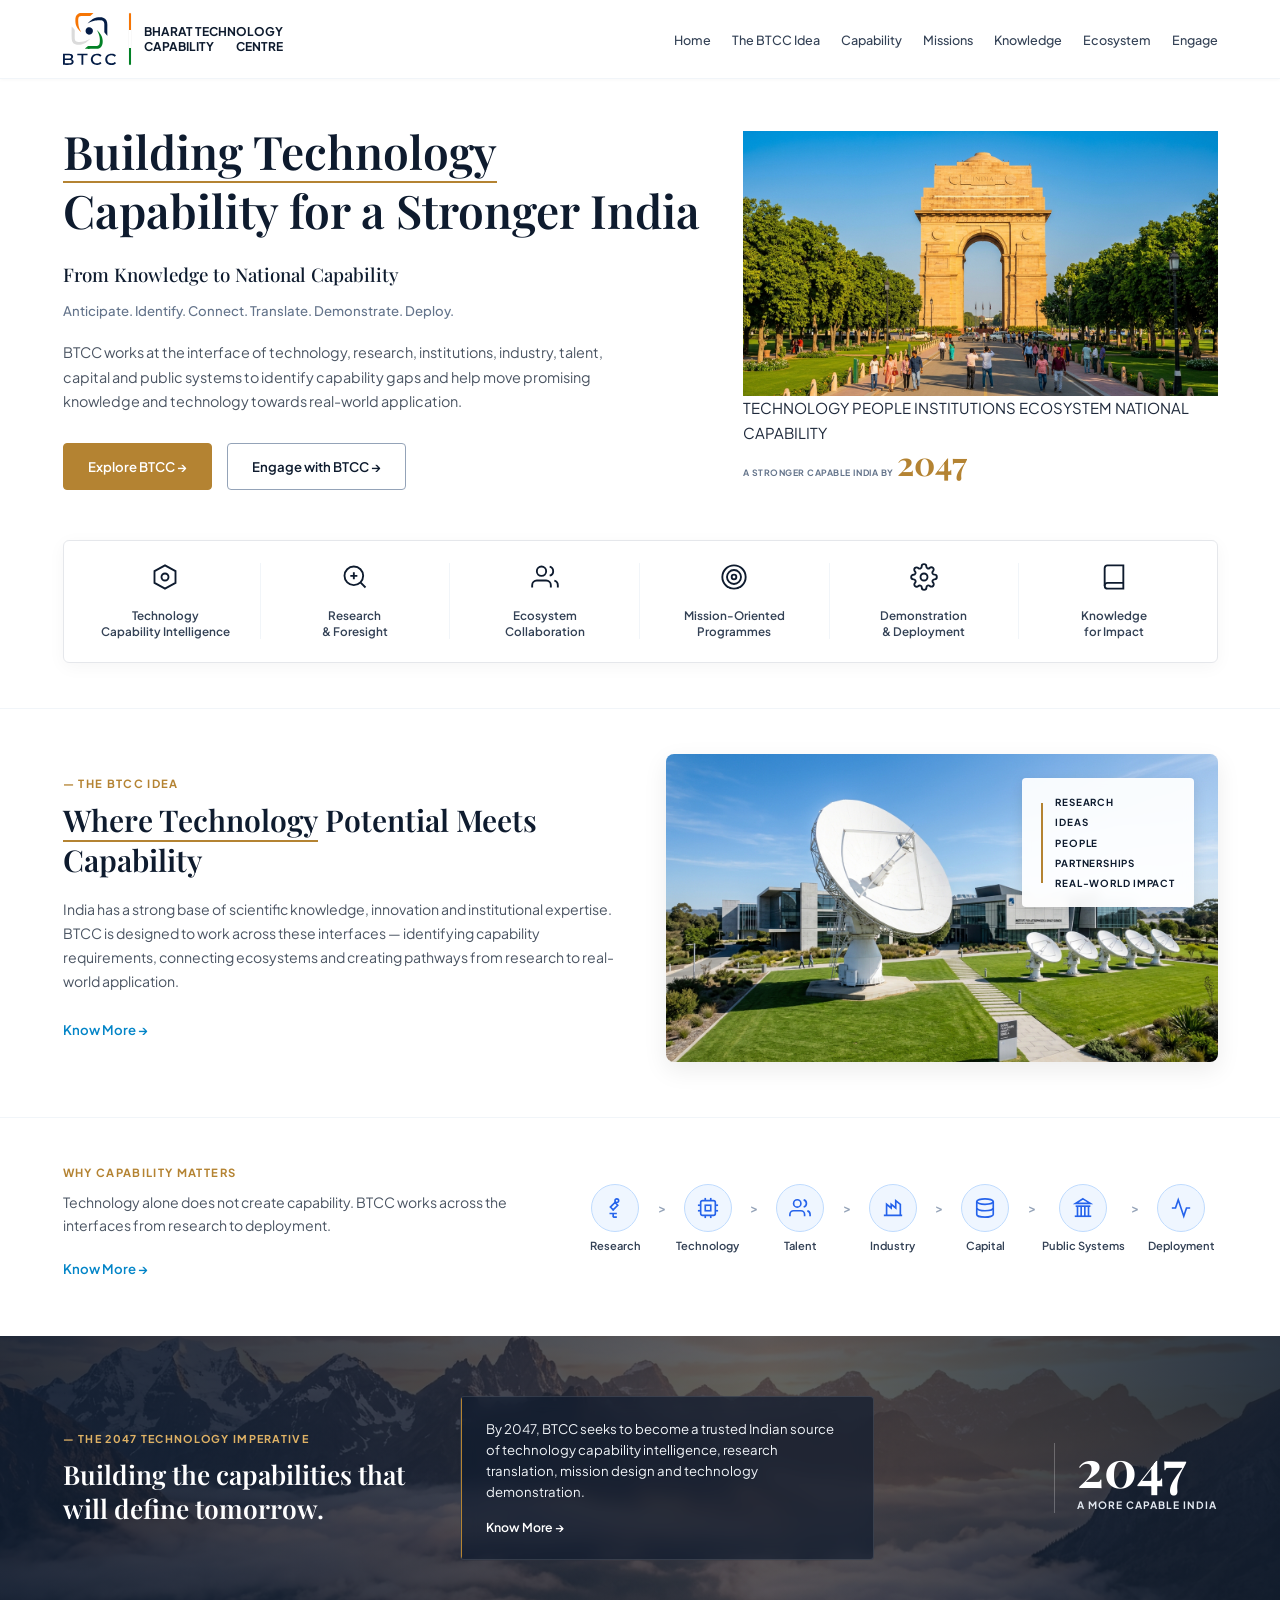
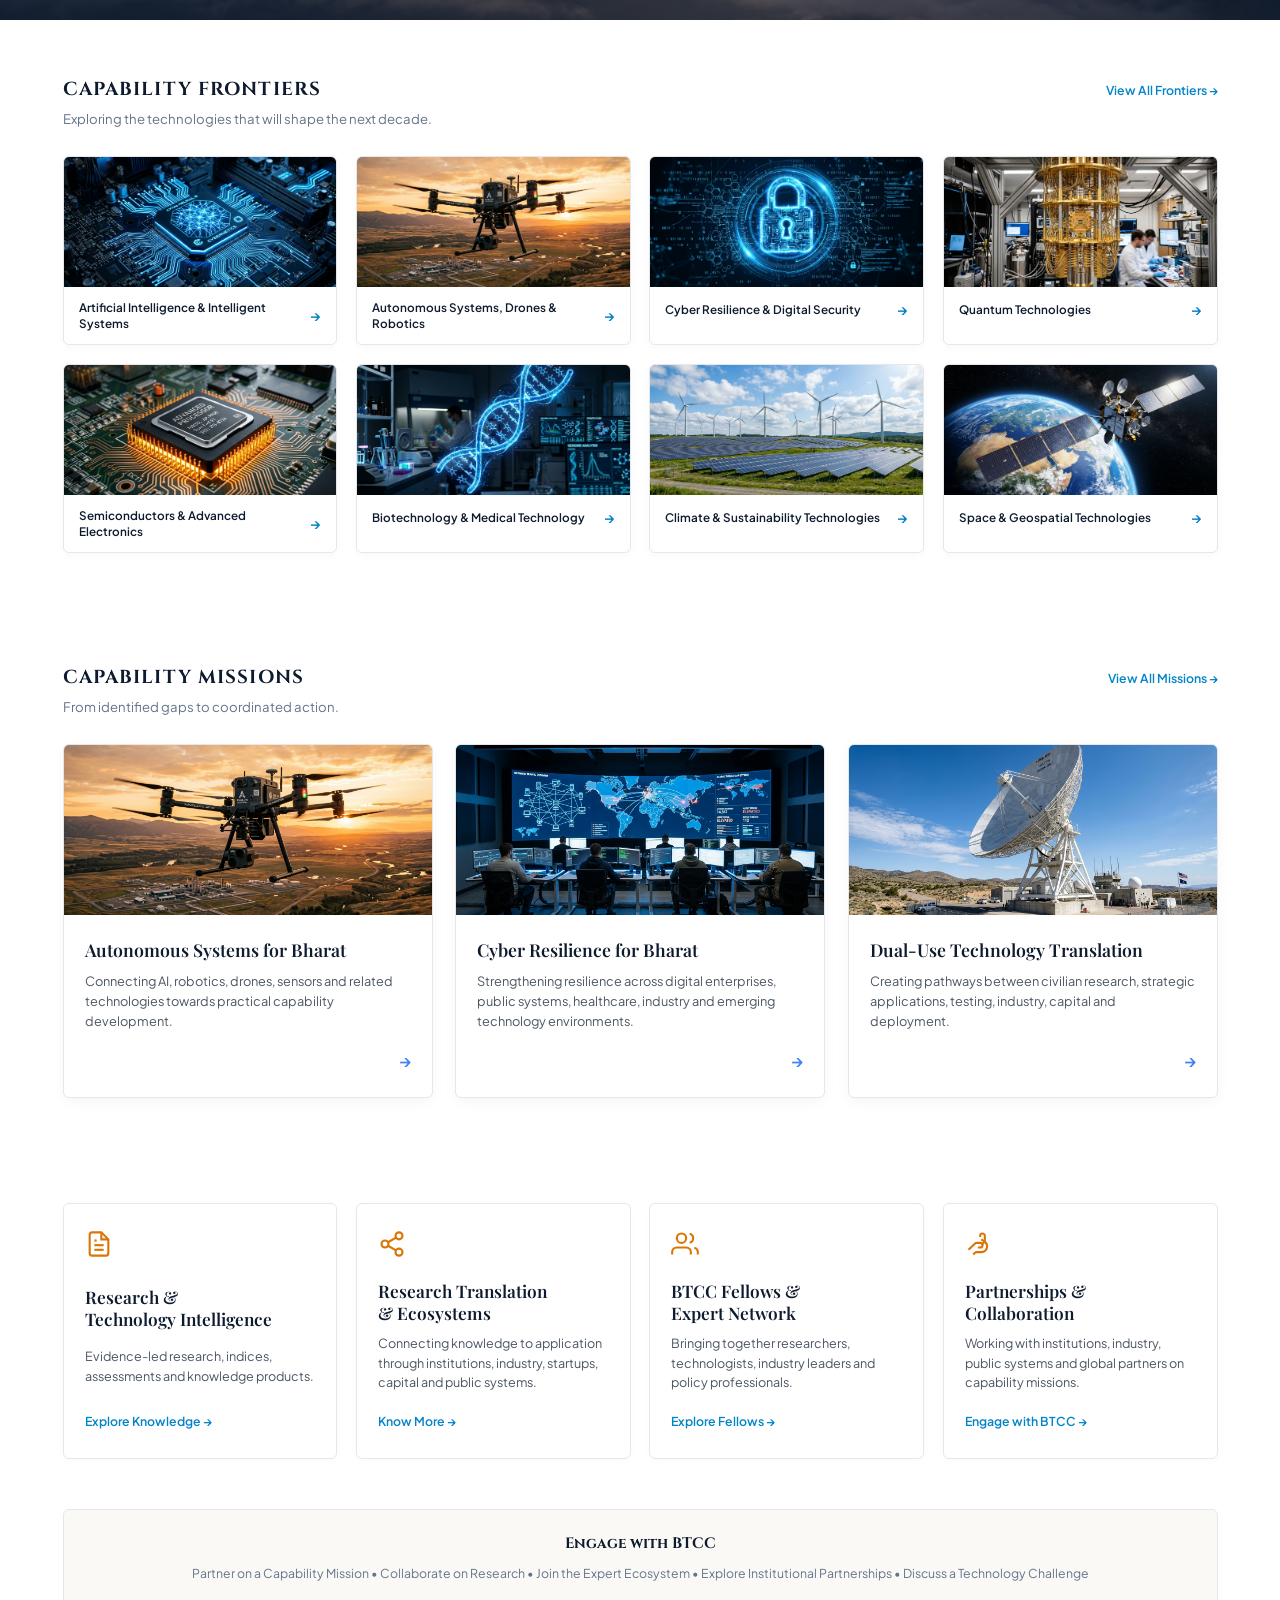
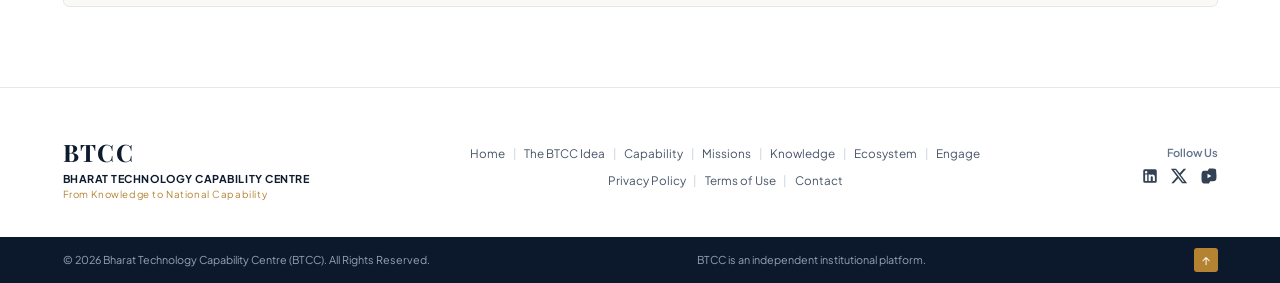
<file: index.html>
<!DOCTYPE html>
<html lang="en">
<head>
  <meta charset="UTF-8">
  <meta name="viewport" content="width=device-width, initial-scale=1.0">
  <title>Bharat Technology Capability Centre (BTCC) | From Knowledge to National Capability</title>
  
  <!-- Curated Institutional Typography matching reference theme -->
  <link rel="preconnect" href="https://fonts.googleapis.com">
  <link rel="preconnect" href="https://fonts.gstatic.com" crossorigin>
  <link href="https://fonts.googleapis.com/css2?family=Cinzel:wght@500;600;700&family=Playfair+Display:ital,wght@0,500;0,600;0,700;1,400&family=Plus+Jakarta+Sans:wght@300;400;500;600;700&display=swap" rel="stylesheet">
  
  <link rel="icon" type="image/svg+xml" href="favicon.svg">
  
  <link rel="stylesheet" href="common.css">
  <link rel="stylesheet" href="home.css">
</head>
<body>


  <!-- Clean White Header matching reference -->
  <header class="theme-header" id="header">
    <div class="site-container header-layout">
      
      <!-- Brand Logo Left -->
      <a href="index.html" class="brand-box" aria-label="BTCC Home">
        <img src="assets/btcc-logo.svg" alt="BTCC Logo" class="brand-logo-img" />
        <div class="brand-divider"></div>
        <div class="brand-meta">
          <span class="meta-title">BHARAT TECHNOLOGY<br>CAPABILITY CENTRE</span>
        </div>
      </a>

      <!-- Center Navigation -->
      <nav class="center-nav" aria-label="Main Navigation">
        <ul class="nav-links-row">
          <li><a href="index.html" class="theme-nav-item active">Home</a></li>
          <li><a href="idea.html" class="theme-nav-item">The BTCC Idea</a></li>
          <li><a href="capability.html" class="theme-nav-item">Capability</a></li>
          <li><a href="missions.html" class="theme-nav-item">Missions</a></li>
          <li><a href="knowledge.html" class="theme-nav-item">Knowledge</a></li>
          <li><a href="ecosystem.html" class="theme-nav-item">Ecosystem</a></li>
          <li><a href="engage.html" class="theme-nav-item">Engage</a></li>
        </ul>
      </nav>

      <!-- Mobile Hamburger -->
      <button class="menu-hamburger" id="menu-hamburger" aria-label="Toggle menu">
        <span></span><span></span><span></span>
      </button>

    </div>
  </header>

  <!-- Mobile Drawer -->
  <div class="theme-mobile-drawer" id="mobile-drawer">
    <div class="drawer-header">
      <img src="assets/btcc-logo.svg" alt="BTCC Logo" class="drawer-logo-img" />
      <button class="drawer-close" id="drawer-close">&times;</button>
    </div>
    <ul class="drawer-nav">
      <li><a href="index.html">Home</a></li>
      <li><a href="idea.html">The BTCC Idea</a></li>
      <li><a href="capability.html">Capability</a></li>
      <li><a href="missions.html">Missions</a></li>
      <li><a href="knowledge.html">Knowledge</a></li>
      <li><a href="ecosystem.html">Ecosystem</a></li>
      <li><a href="engage.html">Engage</a></li>
    </ul>
  </div>

  <main id="main-content">

    <!-- ================================================================= -->
    <!-- HERO SECTION (matching reference layout with India Gate visual) -->
    <!-- ================================================================= -->
    <section class="theme-hero" id="hero">
      <div class="site-container hero-split-grid">
        
        <!-- Left Hero Copy -->
        <div class="hero-left-pane">
          <h1 class="hero-title-main">
            <span class="title-line-underlined">Building Technology</span>
            <span class="title-line-second">Capability for a Stronger India</span>
          </h1>

          <div class="hero-theme-subtitle">
            From Knowledge to National Capability
          </div>

          <div class="hero-theme-verbs">
            Anticipate. Identify. Connect. Translate. Demonstrate. Deploy.
          </div>

          <p class="hero-theme-copy">
            BTCC works at the interface of technology, research, institutions, industry, talent, capital and public systems to identify capability gaps and help move promising knowledge and technology towards real-world application.
          </p>

          <div class="hero-theme-buttons">
            <a href="#btcc-idea" class="btn-theme-gold">Explore BTCC &rarr;</a>
            <a href="#engage" class="btn-theme-outline">Engage with BTCC &rarr;</a>
          </div>
        </div>

        <!-- Right Hero Monument with 2047 Badge Overlay -->
        <div class="hero-right-pane">
          <div class="monument-image-wrapper">
            <img src="assets/hero_india_gate.jpg" alt="India Gate New Delhi in warm sunlight" class="monument-img" />
            
            <!-- Exact overlay from screenshot -->
            <div class="monument-stat-overlay">
              <div class="stat-pillars-col">
                <span>TECHNOLOGY</span>
                <span>PEOPLE</span>
                <span>INSTITUTIONS</span>
                <span>ECOSYSTEM</span>
                <span>NATIONAL CAPABILITY</span>
              </div>
              <div class="stat-gold-divider"></div>
              <div class="stat-2047-col">
                <span class="stat-sub-text">A STRONGER CAPABLE INDIA BY</span>
                <span class="stat-year-number">2047</span>
              </div>
            </div>

          </div>
        </div>

      </div>
    </section>

    <!-- ================================================================= -->
    <!-- 6 ICON PILLARS STRIP (White card strip below hero) -->
    <!-- ================================================================= -->
    <section class="pillars-strip-section">
      <div class="site-container">
        <div class="pillars-strip-card">
          
          <div class="strip-node">
            <div class="node-icon">
              <!-- Hexagon Intelligence Icon -->
              <svg width="28" height="28" viewBox="0 0 24 24" fill="none" stroke="currentColor" stroke-width="1.6"><polygon points="12 2 21 7 21 17 12 22 3 17 3 7 12 2"></polygon><circle cx="12" cy="12" r="3"></circle></svg>
            </div>
            <div class="node-caption">Technology<br>Capability Intelligence</div>
          </div>

          <div class="strip-node">
            <div class="node-icon">
              <!-- Search & Foresight Icon -->
              <svg width="28" height="28" viewBox="0 0 24 24" fill="none" stroke="currentColor" stroke-width="1.6"><circle cx="11" cy="11" r="8"></circle><line x1="21" y1="21" x2="16.65" y2="16.65"></line><path d="M11 8v6M8 11h6"></path></svg>
            </div>
            <div class="node-caption">Research<br>&amp; Foresight</div>
          </div>

          <div class="strip-node">
            <div class="node-icon">
              <!-- Ecosystem Collaboration Icon -->
              <svg width="28" height="28" viewBox="0 0 24 24" fill="none" stroke="currentColor" stroke-width="1.6"><path d="M17 21v-2a4 4 0 0 0-4-4H5a4 4 0 0 0-4 4v2"></path><circle cx="9" cy="7" r="4"></circle><path d="M23 21v-2a4 4 0 0 0-3-3.87"></path><path d="M16 3.13a4 4 0 0 1 0 7.75"></path></svg>
            </div>
            <div class="node-caption">Ecosystem<br>Collaboration</div>
          </div>

          <div class="strip-node">
            <div class="node-icon">
              <!-- Mission-Oriented Icon -->
              <svg width="28" height="28" viewBox="0 0 24 24" fill="none" stroke="currentColor" stroke-width="1.6"><circle cx="12" cy="12" r="10"></circle><circle cx="12" cy="12" r="6"></circle><circle cx="12" cy="12" r="2"></circle></svg>
            </div>
            <div class="node-caption">Mission-Oriented<br>Programmes</div>
          </div>

          <div class="strip-node">
            <div class="node-icon">
              <!-- Demonstration & Deployment Icon -->
              <svg width="28" height="28" viewBox="0 0 24 24" fill="none" stroke="currentColor" stroke-width="1.6"><circle cx="12" cy="12" r="3"></circle><path d="M19.4 15a1.65 1.65 0 0 0 .33 1.82l.06.06a2 2 0 0 1 0 2.83 2 2 0 0 1-2.83 0l-.06-.06a1.65 1.65 0 0 0-1.82-.33 1.65 1.65 0 0 0-1 1.51V21a2 2 0 0 1-2 2 2 2 0 0 1-2-2v-.09A1.65 1.65 0 0 0 9 19.4a1.65 1.65 0 0 0-1.82.33l-.06.06a2 2 0 0 1-2.83 0 2 2 0 0 1 0-2.83l.06-.06a1.65 1.65 0 0 0 .33-1.82 1.65 1.65 0 0 0-1.51-1H3a2 2 0 0 1-2-2 2 2 0 0 1 2-2h.09A1.65 1.65 0 0 0 4.6 9a1.65 1.65 0 0 0-.33-1.82l-.06-.06a2 2 0 0 1 0-2.83 2 2 0 0 1 2.83 0l.06.06a1.65 1.65 0 0 0 1.82.33H9a1.65 1.65 0 0 0 1-1.51V3a2 2 0 0 1 2-2 2 2 0 0 1 2 2v.09a1.65 1.65 0 0 0 1 1.51 1.65 1.65 0 0 0 1.82-.33l.06-.06a2 2 0 0 1 2.83 0 2 2 0 0 1 0 2.83l-.06.06a1.65 1.65 0 0 0-.33 1.82V9a1.65 1.65 0 0 0 1.51 1H21a2 2 0 0 1 2 2 2 2 0 0 1-2 2h-.09a1.65 1.65 0 0 0-1.51 1z"></path></svg>
            </div>
            <div class="node-caption">Demonstration<br>&amp; Deployment</div>
          </div>

          <div class="strip-node">
            <div class="node-icon">
              <!-- Knowledge for Impact Icon -->
              <svg width="28" height="28" viewBox="0 0 24 24" fill="none" stroke="currentColor" stroke-width="1.6"><path d="M4 19.5A2.5 2.5 0 0 1 6.5 17H20"></path><path d="M6.5 2H20v20H6.5A2.5 2.5 0 0 1 4 19.5v-15A2.5 2.5 0 0 1 6.5 2z"></path></svg>
            </div>
            <div class="node-caption">Knowledge<br>for Impact</div>
          </div>

        </div>
      </div>
    </section>

    <!-- ================================================================= -->
    <!-- THE BTCC IDEA (matching reference layout with Observatory image) -->
    <!-- ================================================================= -->
    <section class="theme-idea-section" id="btcc-idea">
      <div class="site-container idea-split-grid">
        
        <div class="idea-text-side">
          <div class="theme-section-tag">— THE BTCC IDEA</div>
          
          <h2 class="idea-heading">
            <span class="idea-heading-underlined">Where Technology</span> Potential Meets Capability
          </h2>

          <p class="idea-description">
            India has a strong base of scientific knowledge, innovation and institutional expertise. BTCC is designed to work across these interfaces — identifying capability requirements, connecting ecosystems and creating pathways from research to real-world application.
          </p>

          <a href="#why-capability-matters" class="link-know-more">Know More &rarr;</a>
        </div>

        <div class="idea-visual-side">
          <div class="observatory-wrapper">
            <img src="assets/idea_observatory.jpg" alt="Research observatory satellite dish" class="observatory-img" />
            
            <div class="observatory-labels-card">
              <div class="labels-gold-line"></div>
              <div class="labels-list">
                <span>RESEARCH</span>
                <span>IDEAS</span>
                <span>PEOPLE</span>
                <span>PARTNERSHIPS</span>
                <span>REAL-WORLD IMPACT</span>
              </div>
            </div>

          </div>
        </div>

      </div>
    </section>

    <!-- ================================================================= -->
    <!-- WHY CAPABILITY MATTERS & THE CAPABILITY CHAIN -->
    <!-- ================================================================= -->
    <section class="theme-capability-matters" id="why-capability-matters">
      <div class="site-container matters-split-grid">
        
        <div class="matters-left-side">
          <div class="theme-section-tag">WHY CAPABILITY MATTERS</div>
          <p class="matters-statement">
            Technology alone does not create capability. BTCC works across the interfaces from research to deployment.
          </p>
          <a href="#imperative-2047" class="link-know-more">Know More &rarr;</a>
        </div>

        <div class="matters-right-side">
          <div class="capability-chain-row">
            
            <div class="chain-circle-item">
              <div class="circle-badge">
                <!-- Research Microscope -->
                <svg width="22" height="22" viewBox="0 0 24 24" fill="none" stroke="#2563EB" stroke-width="1.8"><path d="M6 18h8M10 22h4M10 18v4M9 14h2M12 6l3 3-5 5-3-3 5-5z"></path><circle cx="14" cy="4" r="2"></circle></svg>
              </div>
              <span class="circle-label">Research</span>
            </div>

            <div class="chain-chevron">&gt;</div>

            <div class="chain-circle-item">
              <div class="circle-badge">
                <!-- Technology Chip -->
                <svg width="22" height="22" viewBox="0 0 24 24" fill="none" stroke="#2563EB" stroke-width="1.8"><rect x="4" y="4" width="16" height="16" rx="2"></rect><rect x="9" y="9" width="6" height="6"></rect><line x1="9" y1="1" x2="9" y2="4"></line><line x1="15" y1="1" x2="15" y2="4"></line><line x1="9" y1="20" x2="9" y2="23"></line><line x1="15" y1="20" x2="15" y2="23"></line><line x1="20" y1="9" x2="23" y2="9"></line><line x1="20" y1="15" x2="23" y2="15"></line><line x1="1" y1="9" x2="4" y2="9"></line><line x1="1" y1="15" x2="4" y2="15"></line></svg>
              </div>
              <span class="circle-label">Technology</span>
            </div>

            <div class="chain-chevron">&gt;</div>

            <div class="chain-circle-item">
              <div class="circle-badge">
                <!-- Talent Group -->
                <svg width="22" height="22" viewBox="0 0 24 24" fill="none" stroke="#2563EB" stroke-width="1.8"><path d="M17 21v-2a4 4 0 0 0-4-4H5a4 4 0 0 0-4 4v2"></path><circle cx="9" cy="7" r="4"></circle><path d="M23 21v-2a4 4 0 0 0-3-3.87"></path><path d="M16 3.13a4 4 0 0 1 0 7.75"></path></svg>
              </div>
              <span class="circle-label">Talent</span>
            </div>

            <div class="chain-chevron">&gt;</div>

            <div class="chain-circle-item">
              <div class="circle-badge">
                <!-- Industry Factory -->
                <svg width="22" height="22" viewBox="0 0 24 24" fill="none" stroke="#2563EB" stroke-width="1.8"><path d="M2 20h20M5 20V8l5 4V8l5 4V4l5 4v12"></path></svg>
              </div>
              <span class="circle-label">Industry</span>
            </div>

            <div class="chain-chevron">&gt;</div>

            <div class="chain-circle-item">
              <div class="circle-badge">
                <!-- Capital Coins -->
                <svg width="22" height="22" viewBox="0 0 24 24" fill="none" stroke="#2563EB" stroke-width="1.8"><ellipse cx="12" cy="5" rx="9" ry="3"></ellipse><path d="M21 12c0 1.66-4 3-9 3s-9-1.34-9-3"></path><path d="M3 5v14c0 1.66 4 3 9 3s9-1.34 9-3V5"></path></svg>
              </div>
              <span class="circle-label">Capital</span>
            </div>

            <div class="chain-chevron">&gt;</div>

            <div class="chain-circle-item">
              <div class="circle-badge">
                <!-- Public Systems Pillars -->
                <svg width="22" height="22" viewBox="0 0 24 24" fill="none" stroke="#2563EB" stroke-width="1.8"><line x1="3" y1="21" x2="21" y2="21"></line><line x1="4" y1="10" x2="20" y2="10"></line><polygon points="12 2 20 7 4 7"></polygon><line x1="6" y1="10" x2="6" y2="21"></line><line x1="10" y1="10" x2="10" y2="21"></line><line x1="14" y1="10" x2="14" y2="21"></line><line x1="18" y1="10" x2="18" y2="21"></line></svg>
              </div>
              <span class="circle-label">Public Systems</span>
            </div>

            <div class="chain-chevron">&gt;</div>

            <div class="chain-circle-item">
              <div class="circle-badge">
                <!-- Deployment Growth -->
                <svg width="22" height="22" viewBox="0 0 24 24" fill="none" stroke="#2563EB" stroke-width="1.8"><path d="M22 12h-4l-3 9L9 3l-3 9H2"></path></svg>
              </div>
              <span class="circle-label">Deployment</span>
            </div>

          </div>
        </div>

      </div>
    </section>

    <!-- ================================================================= -->
    <!-- THE 2047 TECHNOLOGY IMPERATIVE BANNER (Mountain Panorama) -->
    <!-- ================================================================= -->
    <section class="theme-imperative-banner" id="imperative-2047" style="background-image: url('assets/mountain_horizon.jpg');">
      <div class="banner-dark-overlay"></div>
      
      <div class="site-container imperative-banner-content">
        
        <div class="banner-left-content">
          <div class="banner-tag">— THE 2047 TECHNOLOGY IMPERATIVE</div>
          <h2 class="banner-heading">
            Building the capabilities that will define tomorrow.
          </h2>
        </div>

        <div class="banner-center-card">
          <div class="card-gold-accent"></div>
          <div class="card-text-inner">
            <p>
              By 2047, BTCC seeks to become a trusted Indian source of technology capability intelligence, research translation, mission design and technology demonstration.
            </p>
            <a href="#capability-frontiers" class="banner-know-more">Know More &rarr;</a>
          </div>
        </div>

        <div class="banner-right-stat">
          <div class="stat-vertical-sep"></div>
          <div class="stat-text-box">
            <div class="big-2047">2047</div>
            <div class="sub-2047">A MORE CAPABLE INDIA</div>
          </div>
        </div>

      </div>
    </section>

    <!-- ================================================================= -->
    <!-- CAPABILITY FRONTIERS (8 Horizontal Cards matching reference) -->
    <!-- ================================================================= -->
    <section class="theme-frontiers-section" id="capability-frontiers">
      <div class="site-container">
        
        <div class="section-title-row">
          <div>
            <h2 class="section-main-title">CAPABILITY FRONTIERS</h2>
            <div class="section-main-subtitle">Exploring the technologies that will shape the next decade.</div>
          </div>
          <a href="#capability-missions" class="view-all-link">View All Frontiers &rarr;</a>
        </div>

        <div class="frontiers-scroll-grid">
          
          <div class="frontier-thumb-card">
            <div class="thumb-frame">
              <img src="assets/frontier_ai.jpg" alt="AI & Intelligent Systems" />
            </div>
            <a href="#engage" class="thumb-title">
              <span>Artificial Intelligence &amp; Intelligent Systems</span>
              <span class="arr">&rarr;</span>
            </a>
          </div>

          <div class="frontier-thumb-card">
            <div class="thumb-frame">
              <img src="assets/mission_drone.jpg" alt="Autonomous Systems, Drones & Robotics" />
            </div>
            <a href="#engage" class="thumb-title">
              <span>Autonomous Systems, Drones &amp; Robotics</span>
              <span class="arr">&rarr;</span>
            </a>
          </div>

          <div class="frontier-thumb-card">
            <div class="thumb-frame">
              <img src="assets/frontier_cyber.jpg" alt="Cyber Resilience & Digital Security" />
            </div>
            <a href="#engage" class="thumb-title">
              <span>Cyber Resilience &amp; Digital Security</span>
              <span class="arr">&rarr;</span>
            </a>
          </div>

          <div class="frontier-thumb-card">
            <div class="thumb-frame">
              <img src="assets/frontier_quantum.jpg" alt="Quantum Technologies" />
            </div>
            <a href="#engage" class="thumb-title">
              <span>Quantum Technologies</span>
              <span class="arr">&rarr;</span>
            </a>
          </div>

          <div class="frontier-thumb-card">
            <div class="thumb-frame">
              <img src="assets/frontier_semiconductor.jpg" alt="Semiconductors & Advanced Electronics" />
            </div>
            <a href="#engage" class="thumb-title">
              <span>Semiconductors &amp; Advanced Electronics</span>
              <span class="arr">&rarr;</span>
            </a>
          </div>

          <div class="frontier-thumb-card">
            <div class="thumb-frame">
              <img src="assets/frontier_biotech.jpg" alt="Biotechnology & Medical Technology" />
            </div>
            <a href="#engage" class="thumb-title">
              <span>Biotechnology &amp; Medical Technology</span>
              <span class="arr">&rarr;</span>
            </a>
          </div>

          <div class="frontier-thumb-card">
            <div class="thumb-frame">
              <img src="assets/frontier_climate.jpg" alt="Climate & Sustainability Technologies" />
            </div>
            <a href="#engage" class="thumb-title">
              <span>Climate &amp; Sustainability Technologies</span>
              <span class="arr">&rarr;</span>
            </a>
          </div>

          <div class="frontier-thumb-card">
            <div class="thumb-frame">
              <img src="assets/frontier_space.jpg" alt="Space & Geospatial Technologies" />
            </div>
            <a href="#engage" class="thumb-title">
              <span>Space &amp; Geospatial Technologies</span>
              <span class="arr">&rarr;</span>
            </a>
          </div>

        </div>

      </div>
    </section>

    <!-- ================================================================= -->
    <!-- CAPABILITY MISSIONS (3 Photo Cards matching reference) -->
    <!-- ================================================================= -->
    <section class="theme-missions-section" id="capability-missions">
      <div class="site-container">
        
        <div class="section-title-row">
          <div>
            <h2 class="section-main-title">CAPABILITY MISSIONS</h2>
            <div class="section-main-subtitle">From identified gaps to coordinated action.</div>
          </div>
          <a href="#engage" class="view-all-link">View All Missions &rarr;</a>
        </div>

        <div class="missions-trio-grid">
          
          <div class="mission-large-card">
            <div class="mission-card-image">
              <img src="assets/mission_drone.jpg" alt="Autonomous Systems for Bharat" />
            </div>
            <div class="mission-card-content">
              <h3 class="mission-card-title">Autonomous Systems for Bharat</h3>
              <p class="mission-card-text">
                Connecting AI, robotics, drones, sensors and related technologies towards practical capability development.
              </p>
              <div class="mission-card-arrow">&rarr;</div>
            </div>
          </div>

          <div class="mission-large-card">
            <div class="mission-card-image">
              <img src="assets/mission_cyber.jpg" alt="Cyber Resilience for Bharat" />
            </div>
            <div class="mission-card-content">
              <h3 class="mission-card-title">Cyber Resilience for Bharat</h3>
              <p class="mission-card-text">
                Strengthening resilience across digital enterprises, public systems, healthcare, industry and emerging technology environments.
              </p>
              <div class="mission-card-arrow">&rarr;</div>
            </div>
          </div>

          <div class="mission-large-card">
            <div class="mission-card-image">
              <img src="assets/mission_dual_use.jpg" alt="Dual-Use Technology Translation" />
            </div>
            <div class="mission-card-content">
              <h3 class="mission-card-title">Dual-Use Technology Translation</h3>
              <p class="mission-card-text">
                Creating pathways between civilian research, strategic applications, testing, industry, capital and deployment.
              </p>
              <div class="mission-card-arrow">&rarr;</div>
            </div>
          </div>

        </div>

      </div>
    </section>

    <!-- ================================================================= -->
    <!-- 4 INSTITUTIONAL FEATURE CARDS (Bottom White Cards matching reference) -->
    <!-- ================================================================= -->
    <section class="theme-four-features-section" id="research-intelligence">
      <div class="site-container">
        <div class="four-features-grid">
          
          <div class="feature-box">
            <div class="feature-icon">
              <!-- Document Icon -->
              <svg width="28" height="28" viewBox="0 0 24 24" fill="none" stroke="#D97706" stroke-width="1.8"><path d="M14 2H6a2 2 0 0 0-2 2v16a2 2 0 0 0 2 2h12a2 2 0 0 0 2-2V8z"></path><polyline points="14 2 14 8 20 8"></polyline><line x1="16" y1="13" x2="8" y2="13"></line><line x1="16" y1="17" x2="8" y2="17"></line><polyline points="10 9 9 9 8 9"></polyline></svg>
            </div>
            <h3 class="feature-title">Research &amp;<br>Technology Intelligence</h3>
            <p class="feature-desc">Evidence-led research, indices, assessments and knowledge products.</p>
            <a href="#engage" class="feature-link">Explore Knowledge &rarr;</a>
          </div>

          <div class="feature-box">
            <div class="feature-icon">
              <!-- Network Icon -->
              <svg width="28" height="28" viewBox="0 0 24 24" fill="none" stroke="#D97706" stroke-width="1.8"><circle cx="18" cy="5" r="3"></circle><circle cx="6" cy="12" r="3"></circle><circle cx="18" cy="19" r="3"></circle><line x1="8.59" y1="13.51" x2="15.42" y2="17.49"></line><line x1="15.41" y1="6.51" x2="8.59" y2="10.49"></line></svg>
            </div>
            <h3 class="feature-title">Research Translation<br>&amp; Ecosystems</h3>
            <p class="feature-desc">Connecting knowledge to application through institutions, industry, startups, capital and public systems.</p>
            <a href="#engage" class="feature-link">Know More &rarr;</a>
          </div>

          <div class="feature-box" id="fellows">
            <div class="feature-icon">
              <!-- Fellows Group Icon -->
              <svg width="28" height="28" viewBox="0 0 24 24" fill="none" stroke="#D97706" stroke-width="1.8"><path d="M17 21v-2a4 4 0 0 0-4-4H5a4 4 0 0 0-4 4v2"></path><circle cx="9" cy="7" r="4"></circle><path d="M23 21v-2a4 4 0 0 0-3-3.87"></path><path d="M16 3.13a4 4 0 0 1 0 7.75"></path></svg>
            </div>
            <h3 class="feature-title">BTCC Fellows &amp;<br>Expert Network</h3>
            <p class="feature-desc">Bringing together researchers, technologists, industry leaders and policy professionals.</p>
            <a href="#engage" class="feature-link">Explore Fellows &rarr;</a>
          </div>

          <div class="feature-box" id="partnerships">
            <div class="feature-icon">
              <!-- Handshake Icon -->
              <svg width="28" height="28" viewBox="0 0 24 24" fill="none" stroke="#D97706" stroke-width="1.8"><path d="M11 15h2a2 2 0 1 0 0-4h-3c-.6 0-1.1.2-1.4.6L3 17"></path><path d="m7 21 1.6-1.4c.3-.4.8-.6 1.4-.6h4c2.8 0 5-2.2 5-5v0c0-1.7-.8-3.2-2.2-4.1L14 8"></path><path d="m15 12 1.4-1.4c.4-.3.6-.8.6-1.4V5a2 2 0 1 0-4 0v1"></path></svg>
            </div>
            <h3 class="feature-title">Partnerships &amp;<br>Collaboration</h3>
            <p class="feature-desc">Working with institutions, industry, public systems and global partners on capability missions.</p>
            <a href="#engage" class="feature-link">Engage with BTCC &rarr;</a>
          </div>

        </div>
      </div>
    </section>

    <!-- Institutional Engagement Anchor -->
    <section id="engage" class="site-container engage-anchor-section">
      <div class="engage-anchor-card">
        <h3 class="engage-anchor-title">Engage with BTCC</h3>
        <p class="engage-anchor-sub">Partner on a Capability Mission • Collaborate on Research • Join the Expert Ecosystem • Explore Institutional Partnerships • Discuss a Technology Challenge</p>
      </div>
    </section>

  </main>

  <!-- ================================================================= -->
  <!-- MASTER FOOTER matching reference design -->
  <!-- ================================================================= -->
  <footer class="theme-footer">
    
    <div class="site-container footer-main-body">
      
      <!-- Footer Brand Left -->
      <div class="footer-left-col">
        <div class="footer-logo">BTCC</div>
        <div class="footer-name">BHARAT TECHNOLOGY CAPABILITY CENTRE</div>
        <div class="footer-tag">From Knowledge to National Capability</div>
      </div>

      <!-- Footer Nav Center -->
      <div class="footer-center-col">
        <div class="footer-links-row-top">
          <a href="index.html">Home</a>
          <span class="sep">|</span>
          <a href="idea.html">The BTCC Idea</a>
          <span class="sep">|</span>
          <a href="capability.html">Capability</a>
          <span class="sep">|</span>
          <a href="missions.html">Missions</a>
          <span class="sep">|</span>
          <a href="knowledge.html">Knowledge</a>
          <span class="sep">|</span>
          <a href="ecosystem.html">Ecosystem</a>
          <span class="sep">|</span>
          <a href="engage.html">Engage</a>
        </div>
        <div class="footer-links-row-sub">
          <a href="#hero">Privacy Policy</a>
          <span class="sep">|</span>
          <a href="#hero">Terms of Use</a>
          <span class="sep">|</span>
          <a href="#engage">Contact</a>
        </div>
      </div>

      <!-- Follow Us Right -->
      <div class="footer-right-col">
        <span class="follow-label">Follow Us</span>
        <div class="social-icons-row">
          <a href="#" aria-label="LinkedIn"><svg width="18" height="18" viewBox="0 0 24 24" fill="currentColor"><path d="M19 3a2 2 0 0 1 2 2v14a2 2 0 0 1-2 2H5a2 2 0 0 1-2-2V5a2 2 0 0 1 2-2h14m-.5 15.5v-5.3a3.26 3.26 0 0 0-3.26-3.26c-.85 0-1.84.52-2.28 1.3v-1.11h-2.79v8.37h2.79v-4.93c0-.77.62-1.4 1.39-1.4a1.4 1.4 0 0 1 1.4 1.4v4.93h2.75M6.88 8.56a1.68 1.68 0 0 0 1.68-1.68c0-.93-.75-1.69-1.68-1.69a1.69 1.69 0 0 0-1.69 1.69c0 .93.76 1.68 1.69 1.68m1.39 9.94v-8.37H5.5v8.37h2.77z"/></svg></a>
          <a href="#" aria-label="X"><svg width="18" height="18" viewBox="0 0 24 24" fill="currentColor"><path d="M18.244 2.25h3.308l-7.227 8.26 8.502 11.24H16.17l-5.214-6.817L4.99 21.75H1.68l7.73-8.835L1.254 2.25H8.08l4.713 6.231zm-1.161 17.52h1.833L7.084 4.126H5.117z"/></svg></a>
          <a href="#" aria-label="YouTube"><svg width="18" height="18" viewBox="0 0 24 24" fill="currentColor"><path d="M10 15l5.19-3L10 9v6m11.56-7.83c.13.47.22 1.1.28 1.9.07.8.1 1.49.1 2.09L22 12c0 2.19-.16 3.8-.44 4.83-.25.9-.83 1.48-1.73 1.73-.47.13-1.33.22-2.65.28-1.3.07-2.49.1-3.59.1L12 22c-4.19 0-6.8-.16-7.83-.44-.9-.25-1.48-.83-1.73-1.73-.13-.47-.22-1.1-.28-1.9-.07-.8-.1-1.49-.1-2.09L2 12c0-2.19.16-3.8.44-4.83.25-.9.83-1.48 1.73-1.73.47-.13 1.33-.22 2.65-.28 1.3-.07 2.49-.1 3.59-.1L12 2c4.19 0 6.8.16 7.83.44.9.25 1.48.83 1.73 1.73z"/></svg></a>
        </div>
      </div>

    </div>

    <!-- Dark Bottom Strip matching reference -->
    <div class="footer-dark-strip">
      <div class="site-container dark-strip-inner">
        <div class="copyright-tag">&copy; 2026 Bharat Technology Capability Centre (BTCC). All Rights Reserved.</div>
        <div class="disclaimer-tag">BTCC is an independent institutional platform.</div>
        <button id="back-top" class="scroll-up-btn" aria-label="Back to top">&uarr;</button>
      </div>
    </div>

  </footer>

  <script src="script.js"></script>
</body>
</html>
</file>
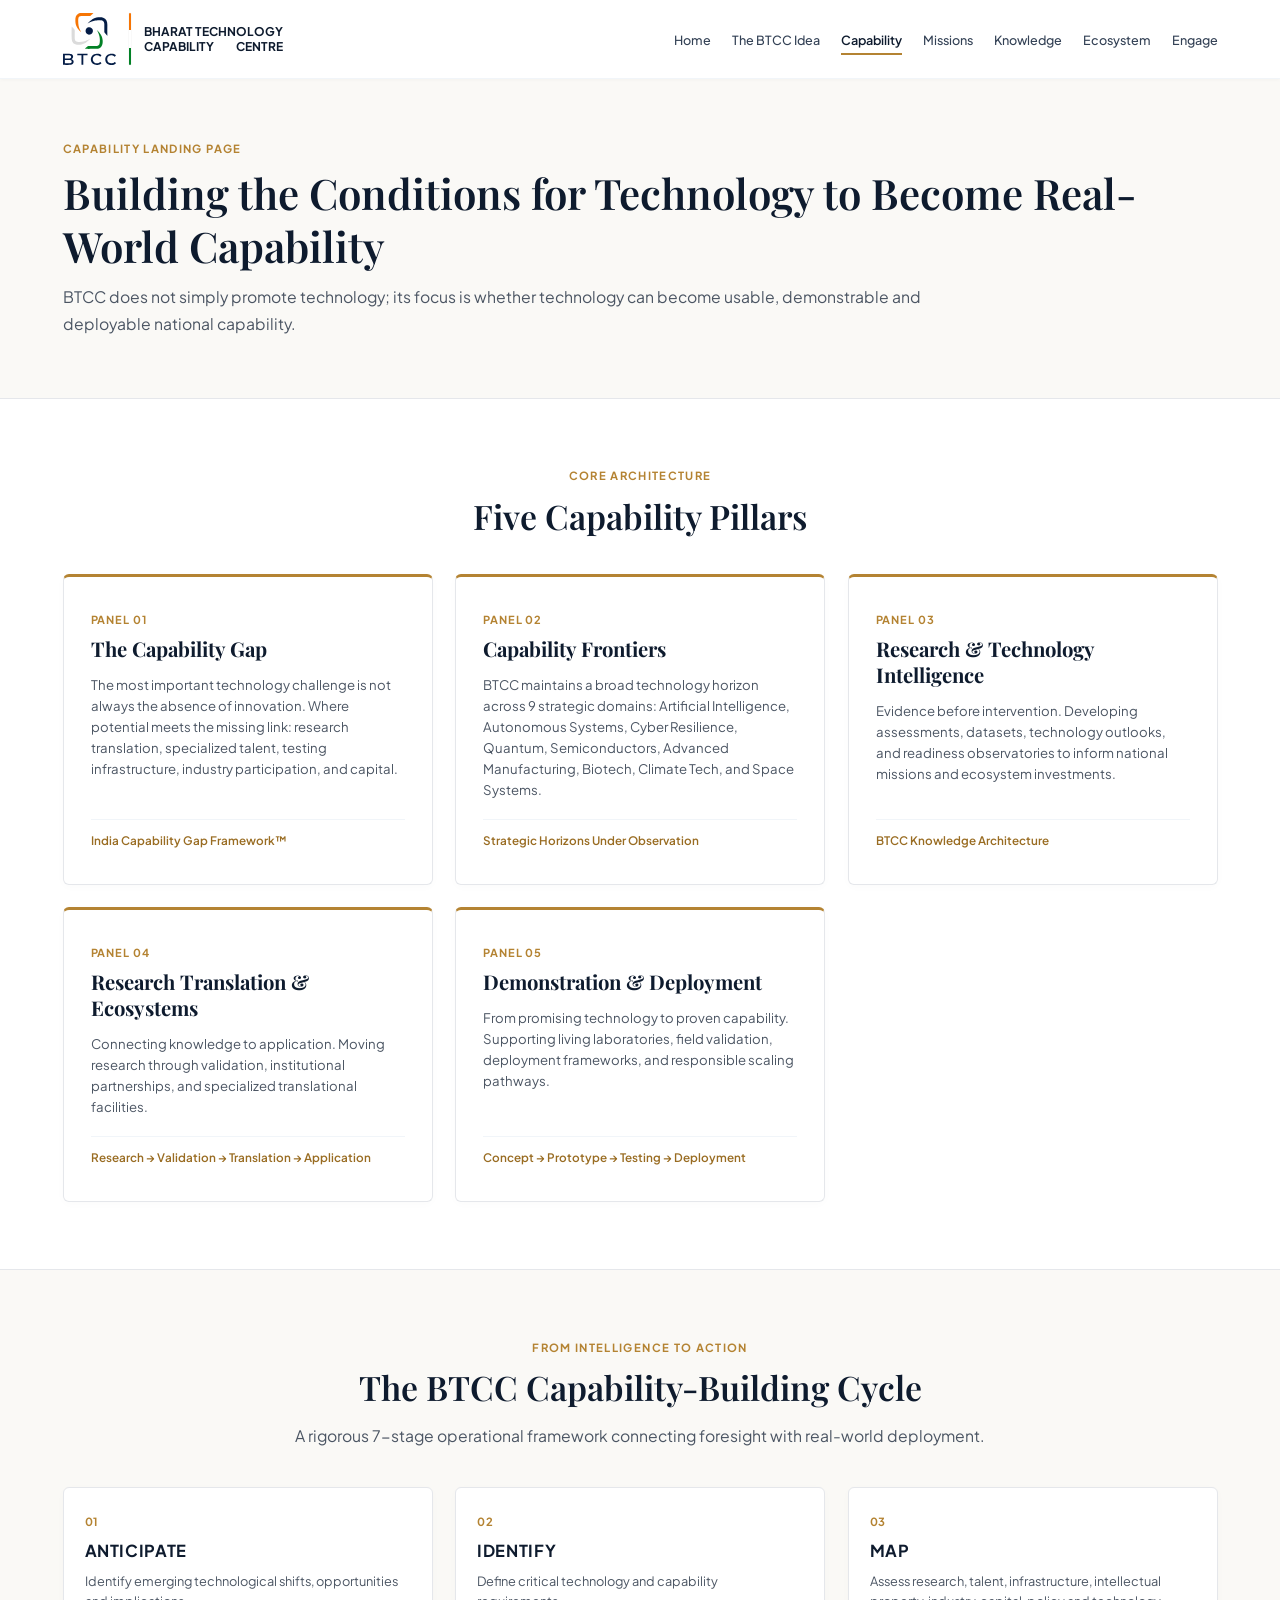
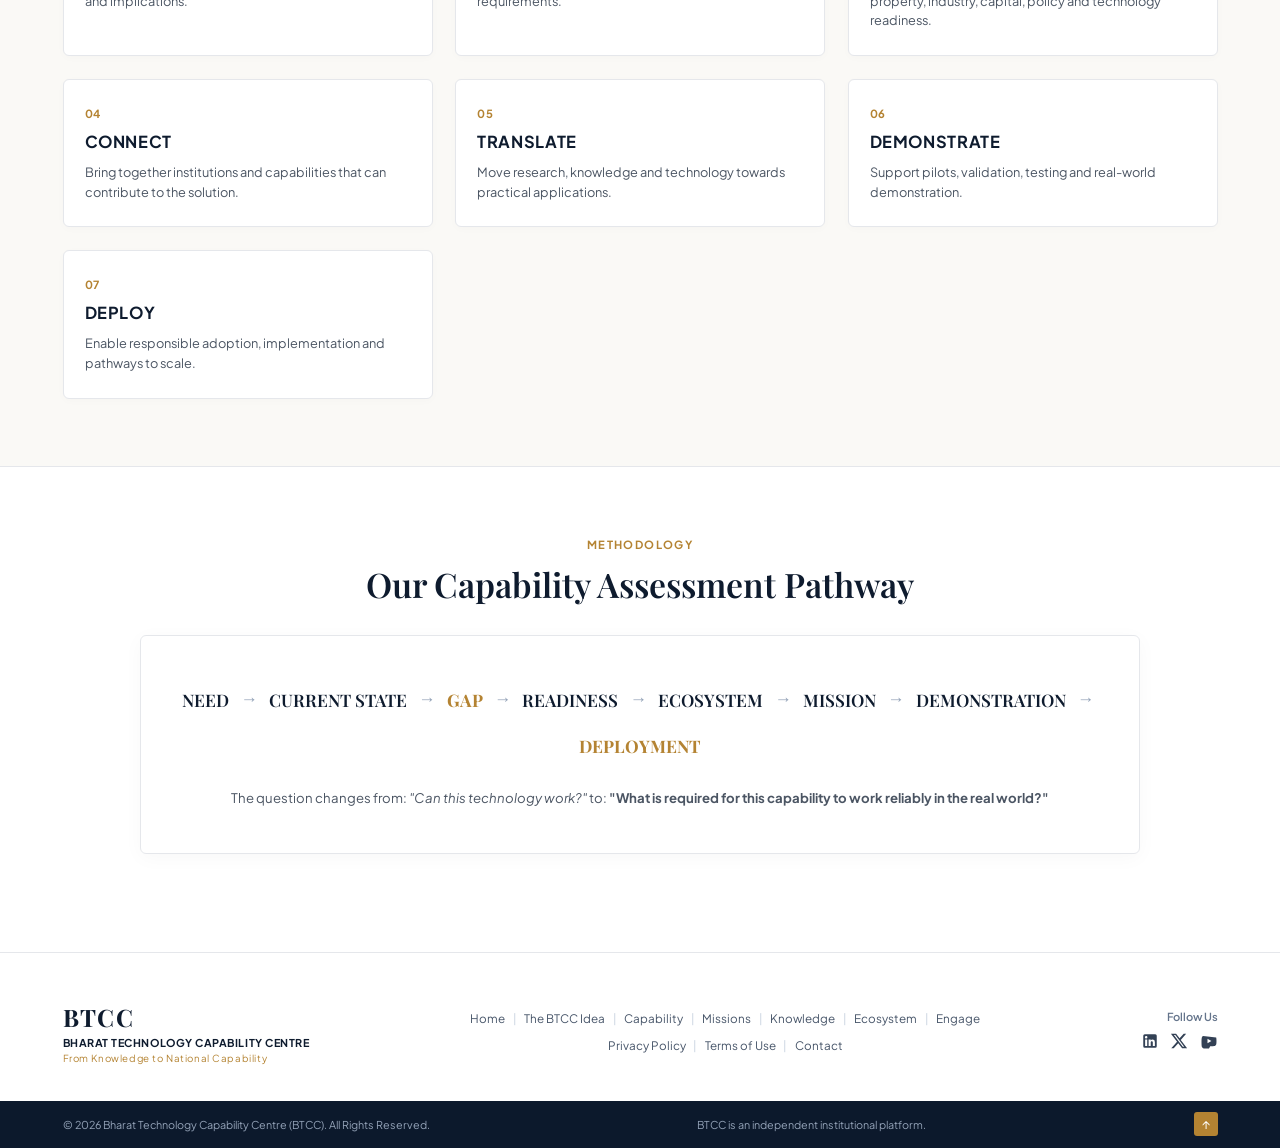
<file: capability.html>
<!DOCTYPE html>
<html lang="en">
<head>
  <meta charset="UTF-8">
  <meta name="viewport" content="width=device-width, initial-scale=1.0">
  <title>Capability | Bharat Technology Capability Centre</title>
  
  <link rel="preconnect" href="https://fonts.googleapis.com">
  <link rel="preconnect" href="https://fonts.gstatic.com" crossorigin>
  <link href="https://fonts.googleapis.com/css2?family=Cinzel:wght@500;600;700&family=Playfair+Display:ital,wght@0,500;0,600;0,700;1,400&family=Plus+Jakarta+Sans:wght@300;400;500;600;700&display=swap" rel="stylesheet">
  
  <link rel="icon" type="image/svg+xml" href="favicon.svg">
  
  <link rel="stylesheet" href="common.css">
  <link rel="stylesheet" href="capability.css">
</head>
<body>

  <!-- Clean White Header matching reference -->
  <header class="theme-header" id="header">
    <div class="site-container header-layout">
      
      <!-- Brand Logo Left -->
      <a href="index.html" class="brand-box" aria-label="BTCC Home">
        <img src="assets/btcc-logo.svg" alt="BTCC Logo" class="brand-logo-img" />
        <div class="brand-divider"></div>
        <div class="brand-meta">
          <span class="meta-title">BHARAT TECHNOLOGY<br>CAPABILITY CENTRE</span>
        </div>
      </a>

      <!-- Center Navigation -->
      <nav class="center-nav" aria-label="Main Navigation">
        <ul class="nav-links-row">
          <li><a href="index.html" class="theme-nav-item">Home</a></li>
          <li><a href="idea.html" class="theme-nav-item">The BTCC Idea</a></li>
          <li><a href="capability.html" class="theme-nav-item active">Capability</a></li>
          <li><a href="missions.html" class="theme-nav-item">Missions</a></li>
          <li><a href="knowledge.html" class="theme-nav-item">Knowledge</a></li>
          <li><a href="ecosystem.html" class="theme-nav-item">Ecosystem</a></li>
          <li><a href="engage.html" class="theme-nav-item">Engage</a></li>
        </ul>
      </nav>

      <!-- Mobile Hamburger -->
      <button class="menu-hamburger" id="menu-hamburger" aria-label="Toggle menu">
        <span></span><span></span><span></span>
      </button>

    </div>
  </header>

  <!-- Mobile Drawer -->
  <div class="theme-mobile-drawer" id="mobile-drawer">
    <div class="drawer-header">
      <img src="assets/btcc-logo.svg" alt="BTCC Logo" class="drawer-logo-img" />
      <button class="drawer-close-btn" id="drawer-close" aria-label="Close menu">&times;</button>
    </div>
    <nav class="drawer-nav">
      <ul>
        <li><a href="index.html">Home</a></li>
        <li><a href="idea.html">The BTCC Idea</a></li>
        <li><a href="capability.html" class="active">Capability</a></li>
        <li><a href="missions.html">Missions</a></li>
        <li><a href="knowledge.html">Knowledge</a></li>
        <li><a href="ecosystem.html">Ecosystem</a></li>
        <li><a href="engage.html">Engage</a></li>
      </ul>
    </nav>
  </div>

  <main id="main-content">

    <!-- Page Header Intro -->
    <section class="capability-page-intro">
      <div class="site-container">
        <div class="section-title-wrapper" style="text-align: left; margin-bottom: 0;">
          <div class="pre-heading">CAPABILITY LANDING PAGE</div>
          <h1 class="main-heading" style="font-size: 2.8rem; margin-bottom: 0.8rem;">Building the Conditions for Technology to Become Real-World Capability</h1>
          <p class="body-lead" style="max-width: 860px;">
            BTCC does not simply promote technology; its focus is whether technology can become usable, demonstrable and deployable national capability.
          </p>
        </div>
      </div>
    </section>

    <!-- 5 Institutional Panels -->
    <section class="section-padded">
      <div class="site-container">
        <div class="section-title-wrapper">
          <div class="pre-heading">CORE ARCHITECTURE</div>
          <h2 class="main-heading">Five Capability Pillars</h2>
        </div>

        <div class="pillars-five-grid">
          
          <!-- Panel 1 -->
          <div class="pillar-panel-card">
            <div>
              <div class="panel-label">PANEL 01</div>
              <h3 class="panel-title">The Capability Gap</h3>
              <p class="panel-desc">
                The most important technology challenge is not always the absence of innovation. Where potential meets the missing link: research translation, specialized talent, testing infrastructure, industry participation, and capital.
              </p>
            </div>
            <div class="panel-footer-tag">India Capability Gap Framework™</div>
          </div>

          <!-- Panel 2 -->
          <div class="pillar-panel-card">
            <div>
              <div class="panel-label">PANEL 02</div>
              <h3 class="panel-title">Capability Frontiers</h3>
              <p class="panel-desc">
                BTCC maintains a broad technology horizon across 9 strategic domains: Artificial Intelligence, Autonomous Systems, Cyber Resilience, Quantum, Semiconductors, Advanced Manufacturing, Biotech, Climate Tech, and Space Systems.
              </p>
            </div>
            <div class="panel-footer-tag">Strategic Horizons Under Observation</div>
          </div>

          <!-- Panel 3 -->
          <div class="pillar-panel-card">
            <div>
              <div class="panel-label">PANEL 03</div>
              <h3 class="panel-title">Research & Technology Intelligence</h3>
              <p class="panel-desc">
                Evidence before intervention. Developing assessments, datasets, technology outlooks, and readiness observatories to inform national missions and ecosystem investments.
              </p>
            </div>
            <div class="panel-footer-tag">BTCC Knowledge Architecture</div>
          </div>

          <!-- Panel 4 -->
          <div class="pillar-panel-card">
            <div>
              <div class="panel-label">PANEL 04</div>
              <h3 class="panel-title">Research Translation & Ecosystems</h3>
              <p class="panel-desc">
                Connecting knowledge to application. Moving research through validation, institutional partnerships, and specialized translational facilities.
              </p>
            </div>
            <div class="panel-footer-tag">Research &rarr; Validation &rarr; Translation &rarr; Application</div>
          </div>

          <!-- Panel 5 -->
          <div class="pillar-panel-card">
            <div>
              <div class="panel-label">PANEL 05</div>
              <h3 class="panel-title">Demonstration & Deployment</h3>
              <p class="panel-desc">
                From promising technology to proven capability. Supporting living laboratories, field validation, deployment frameworks, and responsible scaling pathways.
              </p>
            </div>
            <div class="panel-footer-tag">Concept &rarr; Prototype &rarr; Testing &rarr; Deployment</div>
          </div>

        </div>
      </div>
    </section>

    <!-- The 7-Stage Operating Cycle -->
    <section class="section-padded cycle-section">
      <div class="site-container">
        <div class="section-title-wrapper">
          <div class="pre-heading">FROM INTELLIGENCE TO ACTION</div>
          <h2 class="main-heading">The BTCC Capability-Building Cycle</h2>
          <p class="body-lead" style="max-width: 800px; margin: 0 auto;">
            A rigorous 7-stage operational framework connecting foresight with real-world deployment.
          </p>
        </div>

        <div class="stages-seven-grid">
          
          <div class="stage-step-card">
            <div class="stage-num">01</div>
            <h4 class="stage-name">ANTICIPATE</h4>
            <p class="stage-desc">Identify emerging technological shifts, opportunities and implications.</p>
          </div>

          <div class="stage-step-card">
            <div class="stage-num">02</div>
            <h4 class="stage-name">IDENTIFY</h4>
            <p class="stage-desc">Define critical technology and capability requirements.</p>
          </div>

          <div class="stage-step-card">
            <div class="stage-num">03</div>
            <h4 class="stage-name">MAP</h4>
            <p class="stage-desc">Assess research, talent, infrastructure, intellectual property, industry, capital, policy and technology readiness.</p>
          </div>

          <div class="stage-step-card">
            <div class="stage-num">04</div>
            <h4 class="stage-name">CONNECT</h4>
            <p class="stage-desc">Bring together institutions and capabilities that can contribute to the solution.</p>
          </div>

          <div class="stage-step-card">
            <div class="stage-num">05</div>
            <h4 class="stage-name">TRANSLATE</h4>
            <p class="stage-desc">Move research, knowledge and technology towards practical applications.</p>
          </div>

          <div class="stage-step-card">
            <div class="stage-num">06</div>
            <h4 class="stage-name">DEMONSTRATE</h4>
            <p class="stage-desc">Support pilots, validation, testing and real-world demonstration.</p>
          </div>

          <div class="stage-step-card">
            <div class="stage-num">07</div>
            <h4 class="stage-name">DEPLOY</h4>
            <p class="stage-desc">Enable responsible adoption, implementation and pathways to scale.</p>
          </div>

        </div>
      </div>
    </section>

    <!-- Capability Assessment Pathway -->
    <section class="section-padded">
      <div class="site-container" style="text-align: center;">
        <div class="pre-heading">METHODOLOGY</div>
        <h2 class="main-heading">Our Capability Assessment Pathway</h2>
        <div class="pathway-box">
          <div class="pathway-flow">
            <span class="pathway-step">NEED</span>
            <span class="pathway-arrow">&rarr;</span>
            <span class="pathway-step">CURRENT STATE</span>
            <span class="pathway-arrow">&rarr;</span>
            <span class="pathway-step highlight">GAP</span>
            <span class="pathway-arrow">&rarr;</span>
            <span class="pathway-step">READINESS</span>
            <span class="pathway-arrow">&rarr;</span>
            <span class="pathway-step">ECOSYSTEM</span>
            <span class="pathway-arrow">&rarr;</span>
            <span class="pathway-step">MISSION</span>
            <span class="pathway-arrow">&rarr;</span>
            <span class="pathway-step">DEMONSTRATION</span>
            <span class="pathway-arrow">&rarr;</span>
            <span class="pathway-step highlight">DEPLOYMENT</span>
          </div>
          <p class="pathway-quote">
            The question changes from: <em>"Can this technology work?"</em> to: <strong>"What is required for this capability to work reliably in the real world?"</strong>
          </p>
        </div>
      </div>
    </section>

  </main>

  <!-- ================================================================= -->
  <!-- MASTER FOOTER matching reference design -->
  <!-- ================================================================= -->
  <footer class="theme-footer">
    
    <div class="site-container footer-main-body">
      
      <!-- Footer Brand Left -->
      <div class="footer-left-col">
        <div class="footer-logo">BTCC</div>
        <div class="footer-name">BHARAT TECHNOLOGY CAPABILITY CENTRE</div>
        <div class="footer-tag">From Knowledge to National Capability</div>
      </div>

      <!-- Footer Nav Center -->
      <div class="footer-center-col">
        <div class="footer-links-row-top">
          <a href="index.html">Home</a>
          <span class="sep">|</span>
          <a href="idea.html">The BTCC Idea</a>
          <span class="sep">|</span>
          <a href="capability.html">Capability</a>
          <span class="sep">|</span>
          <a href="missions.html">Missions</a>
          <span class="sep">|</span>
          <a href="knowledge.html">Knowledge</a>
          <span class="sep">|</span>
          <a href="ecosystem.html">Ecosystem</a>
          <span class="sep">|</span>
          <a href="engage.html">Engage</a>
        </div>
        <div class="footer-links-row-sub">
          <a href="#hero">Privacy Policy</a>
          <span class="sep">|</span>
          <a href="#hero">Terms of Use</a>
          <span class="sep">|</span>
          <a href="engage.html">Contact</a>
        </div>
      </div>

      <!-- Follow Us Right -->
      <div class="footer-right-col">
        <span class="follow-label">Follow Us</span>
        <div class="social-icons-row">
          <a href="#" aria-label="LinkedIn"><svg width="18" height="18" viewBox="0 0 24 24" fill="currentColor"><path d="M19 3a2 2 0 0 1 2 2v14a2 2 0 0 1-2 2H5a2 2 0 0 1-2-2V5a2 2 0 0 1 2-2h14m-.5 15.5v-5.3a3.26 3.26 0 0 0-3.26-3.26c-.85 0-1.84.52-2.28 1.3v-1.11h-2.79v8.37h2.79v-4.93c0-.77.62-1.4 1.39-1.4a1.4 1.4 0 0 1 1.4 1.4v4.93h2.75M6.88 8.56a1.68 1.68 0 0 0 1.68-1.68c0-.93-.75-1.69-1.68-1.69a1.69 1.69 0 0 0-1.69 1.69c0 .93.76 1.68 1.69 1.68m1.39 9.94v-8.37H5.5v8.37h2.77z"/></svg></a>
          <a href="#" aria-label="X"><svg width="18" height="18" viewBox="0 0 24 24" fill="currentColor"><path d="M18.244 2.25h3.308l-7.227 8.26 8.502 11.24H16.17l-5.214-6.817L4.99 21.75H1.68l7.73-8.835L1.254 2.25H8.08l4.713 6.231zm-1.161 17.52h1.833L7.084 4.126H5.117z"/></svg></a>
          <a href="#" aria-label="YouTube"><svg width="18" height="18" viewBox="0 0 24 24" fill="currentColor"><path d="M10 15l5.19-3L10 9v6m11.56-7.83c.13.47.22 1.1.28 1.9.07.8.1 1.49.1 2.09L22 12c0 2.19-.16 3.8-.44 4.83-.25.9-.83 1.48-1.73 1.73-.47.13-1.33.22-2.65.28-1.3.07-2.49.1-3.59.1L12 22c-4.19 0-6.8-.16-7.83-.44-.9-.25-1.48-.83-1.73-1.73-.13-.47-.22-1.1-.28-1.9-.07-.8-.1-1.49-.1-2.09L2 12c0-2.19.16-3.8.44-4.83.25-.9.83-1.48 1.73-1.73z"/></svg></a>
        </div>
      </div>

    </div>

    <!-- Dark Bottom Strip matching reference -->
    <div class="footer-dark-strip">
      <div class="site-container dark-strip-inner">
        <div class="copyright-tag">&copy; 2026 Bharat Technology Capability Centre (BTCC). All Rights Reserved.</div>
        <div class="disclaimer-tag">BTCC is an independent institutional platform.</div>
        <button id="back-top" class="scroll-up-btn" aria-label="Back to top">&uarr;</button>
      </div>
    </div>

  </footer>

  <script src="script.js"></script>
</body>
</html>
</file>
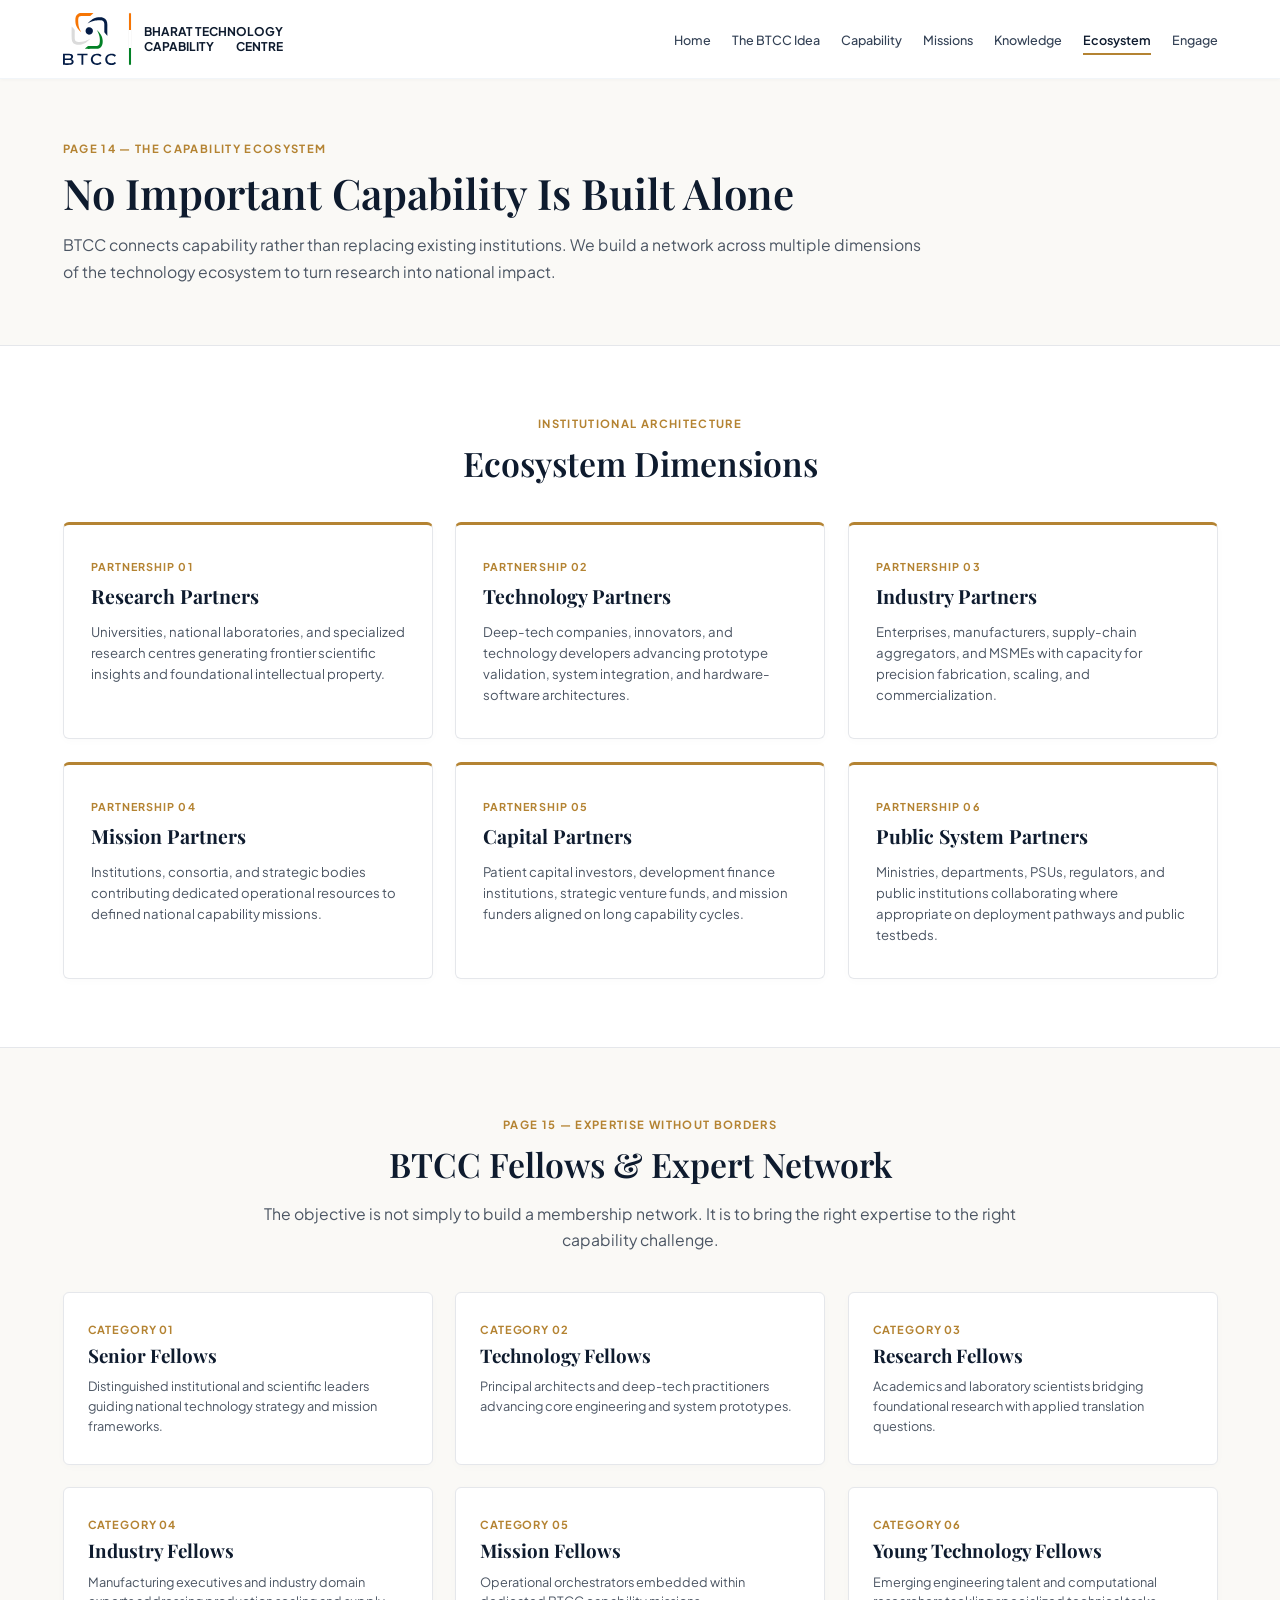
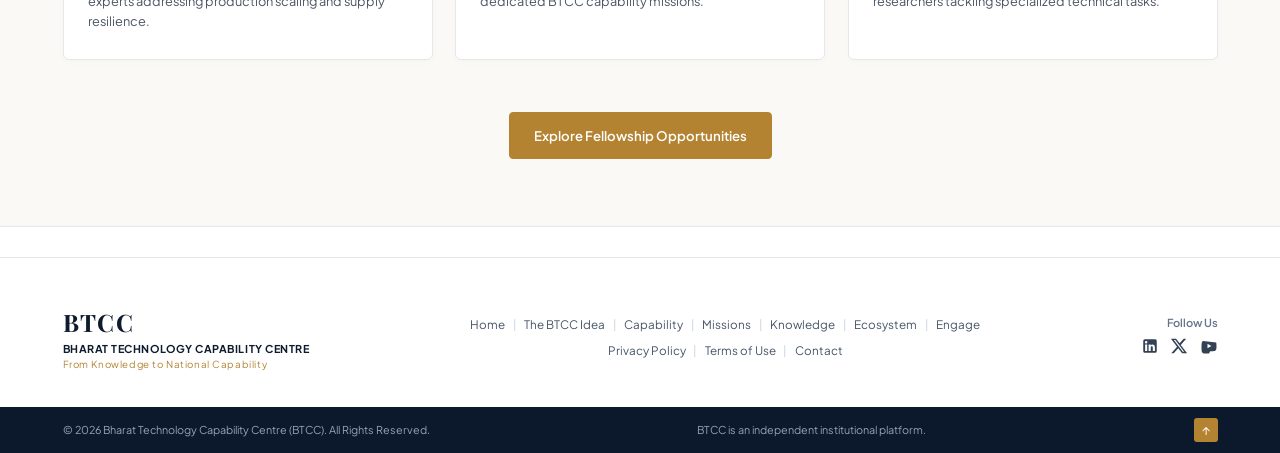
<file: ecosystem.html>
<!DOCTYPE html>
<html lang="en">
<head>
  <meta charset="UTF-8">
  <meta name="viewport" content="width=device-width, initial-scale=1.0">
  <title>The Capability Ecosystem | Bharat Technology Capability Centre</title>
  
  <link rel="preconnect" href="https://fonts.googleapis.com">
  <link rel="preconnect" href="https://fonts.gstatic.com" crossorigin>
  <link href="https://fonts.googleapis.com/css2?family=Cinzel:wght@500;600;700&family=Playfair+Display:ital,wght@0,500;0,600;0,700;1,400&family=Plus+Jakarta+Sans:wght@300;400;500;600;700&display=swap" rel="stylesheet">
  
  <link rel="icon" type="image/svg+xml" href="favicon.svg">
  
  <link rel="stylesheet" href="common.css">
  <link rel="stylesheet" href="ecosystem.css">
</head>
<body>

  <!-- Clean White Header matching reference -->
  <header class="theme-header" id="header">
    <div class="site-container header-layout">
      
      <!-- Brand Logo Left -->
      <a href="index.html" class="brand-box" aria-label="BTCC Home">
        <img src="assets/btcc-logo.svg" alt="BTCC Logo" class="brand-logo-img" />
        <div class="brand-divider"></div>
        <div class="brand-meta">
          <span class="meta-title">BHARAT TECHNOLOGY<br>CAPABILITY CENTRE</span>
        </div>
      </a>

      <!-- Center Navigation -->
      <nav class="center-nav" aria-label="Main Navigation">
        <ul class="nav-links-row">
          <li><a href="index.html" class="theme-nav-item">Home</a></li>
          <li><a href="idea.html" class="theme-nav-item">The BTCC Idea</a></li>
          <li><a href="capability.html" class="theme-nav-item">Capability</a></li>
          <li><a href="missions.html" class="theme-nav-item">Missions</a></li>
          <li><a href="knowledge.html" class="theme-nav-item">Knowledge</a></li>
          <li><a href="ecosystem.html" class="theme-nav-item active">Ecosystem</a></li>
          <li><a href="engage.html" class="theme-nav-item">Engage</a></li>
        </ul>
      </nav>

      <!-- Mobile Hamburger -->
      <button class="menu-hamburger" id="menu-hamburger" aria-label="Toggle menu">
        <span></span><span></span><span></span>
      </button>

    </div>
  </header>

  <!-- Mobile Drawer -->
  <div class="theme-mobile-drawer" id="mobile-drawer">
    <div class="drawer-header">
      <img src="assets/btcc-logo.svg" alt="BTCC Logo" class="drawer-logo-img" />
      <button class="drawer-close-btn" id="drawer-close" aria-label="Close menu">&times;</button>
    </div>
    <nav class="drawer-nav">
      <ul>
        <li><a href="index.html">Home</a></li>
        <li><a href="idea.html">The BTCC Idea</a></li>
        <li><a href="capability.html">Capability</a></li>
        <li><a href="missions.html">Missions</a></li>
        <li><a href="knowledge.html">Knowledge</a></li>
        <li><a href="ecosystem.html" class="active">Ecosystem</a></li>
        <li><a href="engage.html">Engage</a></li>
      </ul>
    </nav>
  </div>

  <main id="main-content">

    <!-- Page Header Intro -->
    <section class="section-padded ecosystem-page-intro">
      <div class="site-container">
        <div class="section-title-wrapper" style="text-align: left; margin-bottom: 0;">
          <div class="pre-heading">PAGE 14 — THE CAPABILITY ECOSYSTEM</div>
          <h1 class="main-heading" style="font-size: 2.8rem; margin-bottom: 0.8rem;">No Important Capability Is Built Alone</h1>
          <p class="body-lead" style="max-width: 860px;">
            BTCC connects capability rather than replacing existing institutions. We build a network across multiple dimensions of the technology ecosystem to turn research into national impact.
          </p>
        </div>
      </div>
    </section>

    <!-- Ecosystem Architecture -->
    <section class="section-padded">
      <div class="site-container">
        <div class="section-title-wrapper">
          <div class="pre-heading">INSTITUTIONAL ARCHITECTURE</div>
          <h2 class="main-heading">Ecosystem Dimensions</h2>
        </div>

        <div class="dimensions-six-grid">
          
          <div class="dimension-card">
            <div class="dim-badge">PARTNERSHIP 01</div>
            <h3 class="dim-title">Research Partners</h3>
            <p class="dim-desc">
              Universities, national laboratories, and specialized research centres generating frontier scientific insights and foundational intellectual property.
            </p>
          </div>

          <div class="dimension-card">
            <div class="dim-badge">PARTNERSHIP 02</div>
            <h3 class="dim-title">Technology Partners</h3>
            <p class="dim-desc">
              Deep-tech companies, innovators, and technology developers advancing prototype validation, system integration, and hardware-software architectures.
            </p>
          </div>

          <div class="dimension-card">
            <div class="dim-badge">PARTNERSHIP 03</div>
            <h3 class="dim-title">Industry Partners</h3>
            <p class="dim-desc">
              Enterprises, manufacturers, supply-chain aggregators, and MSMEs with capacity for precision fabrication, scaling, and commercialization.
            </p>
          </div>

          <div class="dimension-card">
            <div class="dim-badge">PARTNERSHIP 04</div>
            <h3 class="dim-title">Mission Partners</h3>
            <p class="dim-desc">
              Institutions, consortia, and strategic bodies contributing dedicated operational resources to defined national capability missions.
            </p>
          </div>

          <div class="dimension-card">
            <div class="dim-badge">PARTNERSHIP 05</div>
            <h3 class="dim-title">Capital Partners</h3>
            <p class="dim-desc">
              Patient capital investors, development finance institutions, strategic venture funds, and mission funders aligned on long capability cycles.
            </p>
          </div>

          <div class="dimension-card">
            <div class="dim-badge">PARTNERSHIP 06</div>
            <h3 class="dim-title">Public System Partners</h3>
            <p class="dim-desc">
              Ministries, departments, PSUs, regulators, and public institutions collaborating where appropriate on deployment pathways and public testbeds.
            </p>
          </div>

        </div>
      </div>
    </section>

    <!-- Fellows & Expert Network -->
    <section class="section-padded fellows-section">
      <div class="site-container">
        <div class="section-title-wrapper">
          <div class="pre-heading">PAGE 15 — EXPERTISE WITHOUT BORDERS</div>
          <h2 class="main-heading">BTCC Fellows & Expert Network</h2>
          <p class="body-lead" style="max-width: 820px; margin: 0 auto;">
            The objective is not simply to build a membership network. It is to bring the right expertise to the right capability challenge.
          </p>
        </div>

        <div class="fellows-six-grid">
          
          <div class="fellow-category-card">
            <div class="fellow-cat-badge">CATEGORY 01</div>
            <h4 class="fellow-cat-title">Senior Fellows</h4>
            <p class="fellow-cat-desc">Distinguished institutional and scientific leaders guiding national technology strategy and mission frameworks.</p>
          </div>

          <div class="fellow-category-card">
            <div class="fellow-cat-badge">CATEGORY 02</div>
            <h4 class="fellow-cat-title">Technology Fellows</h4>
            <p class="fellow-cat-desc">Principal architects and deep-tech practitioners advancing core engineering and system prototypes.</p>
          </div>

          <div class="fellow-category-card">
            <div class="fellow-cat-badge">CATEGORY 03</div>
            <h4 class="fellow-cat-title">Research Fellows</h4>
            <p class="fellow-cat-desc">Academics and laboratory scientists bridging foundational research with applied translation questions.</p>
          </div>

          <div class="fellow-category-card">
            <div class="fellow-cat-badge">CATEGORY 04</div>
            <h4 class="fellow-cat-title">Industry Fellows</h4>
            <p class="fellow-cat-desc">Manufacturing executives and industry domain experts addressing production scaling and supply resilience.</p>
          </div>

          <div class="fellow-category-card">
            <div class="fellow-cat-badge">CATEGORY 05</div>
            <h4 class="fellow-cat-title">Mission Fellows</h4>
            <p class="fellow-cat-desc">Operational orchestrators embedded within dedicated BTCC capability missions.</p>
          </div>

          <div class="fellow-category-card">
            <div class="fellow-cat-badge">CATEGORY 06</div>
            <h4 class="fellow-cat-title">Young Technology Fellows</h4>
            <p class="fellow-cat-desc">Emerging engineering talent and computational researchers tackling specialized technical tasks.</p>
          </div>

        </div>

        <div class="fellows-cta-row">
          <a href="engage.html" class="theme-btn-primary">Explore Fellowship Opportunities</a>
        </div>
      </div>
    </section>

  </main>

  <!-- ================================================================= -->
  <!-- MASTER FOOTER matching reference design -->
  <!-- ================================================================= -->
  <footer class="theme-footer">
    
    <div class="site-container footer-main-body">
      
      <!-- Footer Brand Left -->
      <div class="footer-left-col">
        <div class="footer-logo">BTCC</div>
        <div class="footer-name">BHARAT TECHNOLOGY CAPABILITY CENTRE</div>
        <div class="footer-tag">From Knowledge to National Capability</div>
      </div>

      <!-- Footer Nav Center -->
      <div class="footer-center-col">
        <div class="footer-links-row-top">
          <a href="index.html">Home</a>
          <span class="sep">|</span>
          <a href="idea.html">The BTCC Idea</a>
          <span class="sep">|</span>
          <a href="capability.html">Capability</a>
          <span class="sep">|</span>
          <a href="missions.html">Missions</a>
          <span class="sep">|</span>
          <a href="knowledge.html">Knowledge</a>
          <span class="sep">|</span>
          <a href="ecosystem.html">Ecosystem</a>
          <span class="sep">|</span>
          <a href="engage.html">Engage</a>
        </div>
        <div class="footer-links-row-sub">
          <a href="#hero">Privacy Policy</a>
          <span class="sep">|</span>
          <a href="#hero">Terms of Use</a>
          <span class="sep">|</span>
          <a href="engage.html">Contact</a>
        </div>
      </div>

      <!-- Follow Us Right -->
      <div class="footer-right-col">
        <span class="follow-label">Follow Us</span>
        <div class="social-icons-row">
          <a href="#" aria-label="LinkedIn"><svg width="18" height="18" viewBox="0 0 24 24" fill="currentColor"><path d="M19 3a2 2 0 0 1 2 2v14a2 2 0 0 1-2 2H5a2 2 0 0 1-2-2V5a2 2 0 0 1 2-2h14m-.5 15.5v-5.3a3.26 3.26 0 0 0-3.26-3.26c-.85 0-1.84.52-2.28 1.3v-1.11h-2.79v8.37h2.79v-4.93c0-.77.62-1.4 1.39-1.4a1.4 1.4 0 0 1 1.4 1.4v4.93h2.75M6.88 8.56a1.68 1.68 0 0 0 1.68-1.68c0-.93-.75-1.69-1.68-1.69a1.69 1.69 0 0 0-1.69 1.69c0 .93.76 1.68 1.69 1.68m1.39 9.94v-8.37H5.5v8.37h2.77z"/></svg></a>
          <a href="#" aria-label="X"><svg width="18" height="18" viewBox="0 0 24 24" fill="currentColor"><path d="M18.244 2.25h3.308l-7.227 8.26 8.502 11.24H16.17l-5.214-6.817L4.99 21.75H1.68l7.73-8.835L1.254 2.25H8.08l4.713 6.231zm-1.161 17.52h1.833L7.084 4.126H5.117z"/></svg></a>
          <a href="#" aria-label="YouTube"><svg width="18" height="18" viewBox="0 0 24 24" fill="currentColor"><path d="M10 15l5.19-3L10 9v6m11.56-7.83c.13.47.22 1.1.28 1.9.07.8.1 1.49.1 2.09L22 12c0 2.19-.16 3.8-.44 4.83-.25.9-.83 1.48-1.73 1.73-.47.13-1.33.22-2.65.28-1.3.07-2.49.1-3.59.1L12 22c-4.19 0-6.8-.16-7.83-.44-.9-.25-1.48-.83-1.73-1.73-.13-.47-.22-1.1-.28-1.9-.07-.8-.1-1.49-.1-2.09L2 12c0-2.19.16-3.8.44-4.83.25-.9.83-1.48 1.73-1.73z"/></svg></a>
        </div>
      </div>

    </div>

    <!-- Dark Bottom Strip matching reference -->
    <div class="footer-dark-strip">
      <div class="site-container dark-strip-inner">
        <div class="copyright-tag">&copy; 2026 Bharat Technology Capability Centre (BTCC). All Rights Reserved.</div>
        <div class="disclaimer-tag">BTCC is an independent institutional platform.</div>
        <button id="back-top" class="scroll-up-btn" aria-label="Back to top">&uarr;</button>
      </div>
    </div>

  </footer>

  <script src="script.js"></script>
</body>
</html>
</file>
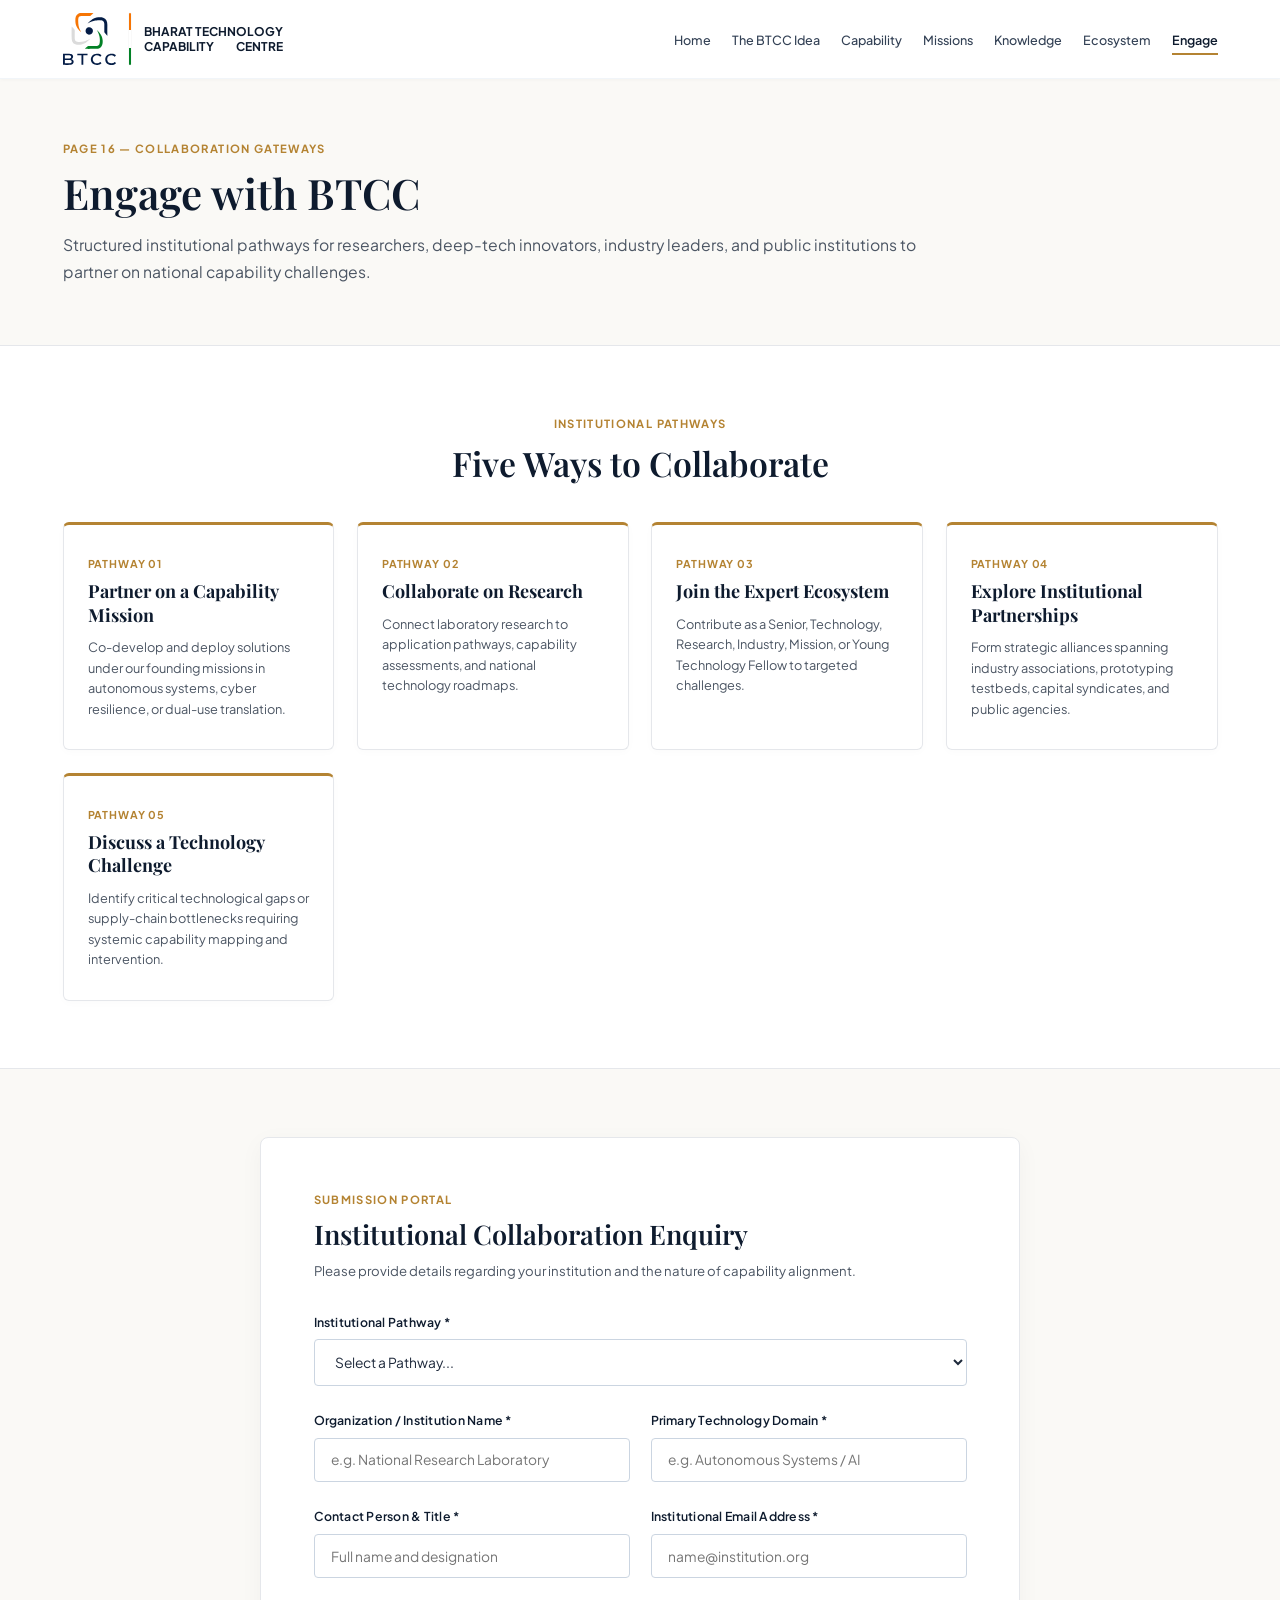
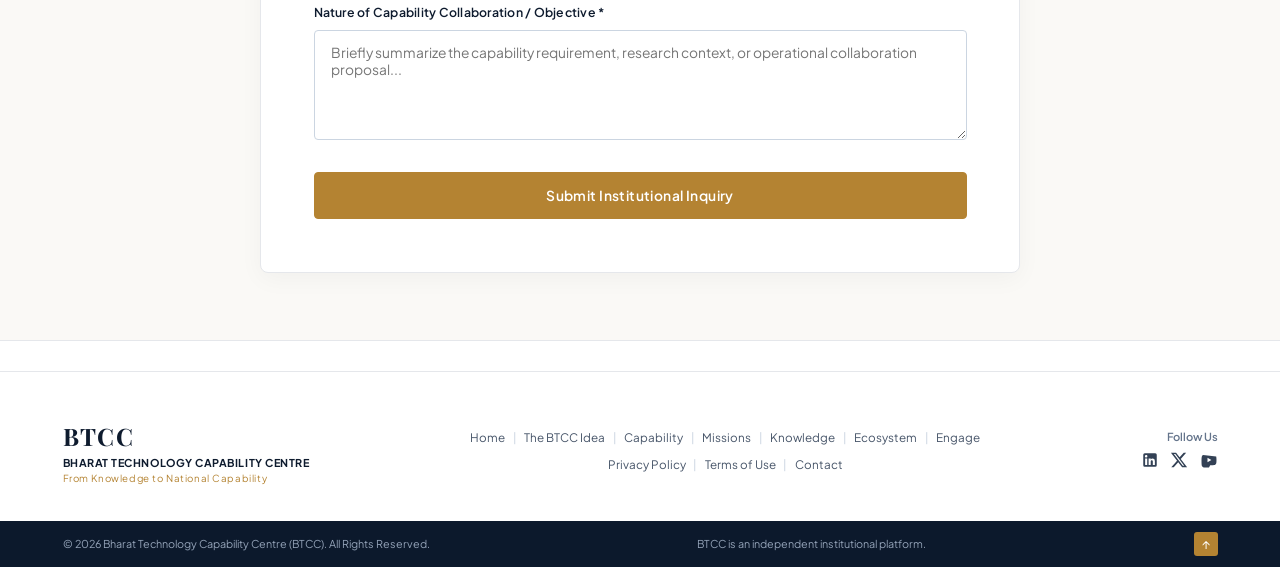
<file: engage.html>
<!DOCTYPE html>
<html lang="en">
<head>
  <meta charset="UTF-8">
  <meta name="viewport" content="width=device-width, initial-scale=1.0">
  <title>Engage With BTCC | Bharat Technology Capability Centre</title>
  
  <link rel="preconnect" href="https://fonts.googleapis.com">
  <link rel="preconnect" href="https://fonts.gstatic.com" crossorigin>
  <link href="https://fonts.googleapis.com/css2?family=Cinzel:wght@500;600;700&family=Playfair+Display:ital,wght@0,500;0,600;0,700;1,400&family=Plus+Jakarta+Sans:wght@300;400;500;600;700&display=swap" rel="stylesheet">
  
  <link rel="icon" type="image/svg+xml" href="favicon.svg">
  
  <link rel="stylesheet" href="common.css">
  <link rel="stylesheet" href="engage.css">
</head>
<body>

  <!-- Clean White Header matching reference -->
  <header class="theme-header" id="header">
    <div class="site-container header-layout">
      
      <!-- Brand Logo Left -->
      <a href="index.html" class="brand-box" aria-label="BTCC Home">
        <img src="assets/btcc-logo.svg" alt="BTCC Logo" class="brand-logo-img" />
        <div class="brand-divider"></div>
        <div class="brand-meta">
          <span class="meta-title">BHARAT TECHNOLOGY<br>CAPABILITY CENTRE</span>
        </div>
      </a>

      <!-- Center Navigation -->
      <nav class="center-nav" aria-label="Main Navigation">
        <ul class="nav-links-row">
          <li><a href="index.html" class="theme-nav-item">Home</a></li>
          <li><a href="idea.html" class="theme-nav-item">The BTCC Idea</a></li>
          <li><a href="capability.html" class="theme-nav-item">Capability</a></li>
          <li><a href="missions.html" class="theme-nav-item">Missions</a></li>
          <li><a href="knowledge.html" class="theme-nav-item">Knowledge</a></li>
          <li><a href="ecosystem.html" class="theme-nav-item">Ecosystem</a></li>
          <li><a href="engage.html" class="theme-nav-item active">Engage</a></li>
        </ul>
      </nav>

      <!-- Mobile Hamburger -->
      <button class="menu-hamburger" id="menu-hamburger" aria-label="Toggle menu">
        <span></span><span></span><span></span>
      </button>

    </div>
  </header>

  <!-- Mobile Drawer -->
  <div class="theme-mobile-drawer" id="mobile-drawer">
    <div class="drawer-header">
      <img src="assets/btcc-logo.svg" alt="BTCC Logo" class="drawer-logo-img" />
      <button class="drawer-close-btn" id="drawer-close" aria-label="Close menu">&times;</button>
    </div>
    <nav class="drawer-nav">
      <ul>
        <li><a href="index.html">Home</a></li>
        <li><a href="idea.html">The BTCC Idea</a></li>
        <li><a href="capability.html">Capability</a></li>
        <li><a href="missions.html">Missions</a></li>
        <li><a href="knowledge.html">Knowledge</a></li>
        <li><a href="ecosystem.html">Ecosystem</a></li>
        <li><a href="engage.html" class="active">Engage</a></li>
      </ul>
    </nav>
  </div>

  <main id="main-content">

    <!-- Page Header Intro -->
    <section class="section-padded engage-page-intro">
      <div class="site-container">
        <div class="section-title-wrapper" style="text-align: left; margin-bottom: 0;">
          <div class="pre-heading">PAGE 16 — COLLABORATION GATEWAYS</div>
          <h1 class="main-heading" style="font-size: 2.8rem; margin-bottom: 0.8rem;">Engage with BTCC</h1>
          <p class="body-lead" style="max-width: 860px;">
            Structured institutional pathways for researchers, deep-tech innovators, industry leaders, and public institutions to partner on national capability challenges.
          </p>
        </div>
      </div>
    </section>

    <!-- Engagement Pathways -->
    <section class="section-padded">
      <div class="site-container">
        <div class="section-title-wrapper">
          <div class="pre-heading">INSTITUTIONAL PATHWAYS</div>
          <h2 class="main-heading">Five Ways to Collaborate</h2>
        </div>

        <div class="pathways-five-grid">
          
          <div class="pathway-box-card">
            <div class="path-badge">PATHWAY 01</div>
            <h3 class="path-title">Partner on a Capability Mission</h3>
            <p class="path-desc">
              Co-develop and deploy solutions under our founding missions in autonomous systems, cyber resilience, or dual-use translation.
            </p>
          </div>

          <div class="pathway-box-card">
            <div class="path-badge">PATHWAY 02</div>
            <h3 class="path-title">Collaborate on Research</h3>
            <p class="path-desc">
              Connect laboratory research to application pathways, capability assessments, and national technology roadmaps.
            </p>
          </div>

          <div class="pathway-box-card">
            <div class="path-badge">PATHWAY 03</div>
            <h3 class="path-title">Join the Expert Ecosystem</h3>
            <p class="path-desc">
              Contribute as a Senior, Technology, Research, Industry, Mission, or Young Technology Fellow to targeted challenges.
            </p>
          </div>

          <div class="pathway-box-card">
            <div class="path-badge">PATHWAY 04</div>
            <h3 class="path-title">Explore Institutional Partnerships</h3>
            <p class="path-desc">
              Form strategic alliances spanning industry associations, prototyping testbeds, capital syndicates, and public agencies.
            </p>
          </div>

          <div class="pathway-box-card">
            <div class="path-badge">PATHWAY 05</div>
            <h3 class="path-title">Discuss a Technology Challenge</h3>
            <p class="path-desc">
              Identify critical technological gaps or supply-chain bottlenecks requiring systemic capability mapping and intervention.
            </p>
          </div>

        </div>
      </div>
    </section>

    <!-- Institutional Inquiry Form -->
    <section class="section-padded form-section">
      <div class="site-container">
        <div class="inquiry-form-card">
          
          <div class="section-title-wrapper" style="text-align: left; margin-bottom: 2rem;">
            <div class="pre-heading">SUBMISSION PORTAL</div>
            <h2 class="main-heading" style="font-size: 1.8rem; margin-bottom: 0.5rem;">Institutional Collaboration Enquiry</h2>
            <p style="font-size: 0.88rem; color: var(--text-muted); margin: 0;">
              Please provide details regarding your institution and the nature of capability alignment.
            </p>
          </div>

          <form action="#" method="POST" onsubmit="event.preventDefault(); alert('Inquiry recorded. The BTCC institutional desk will review your submission.');" class="institutional-form">
            
            <div class="form-group">
              <label class="form-label">Institutional Pathway *</label>
              <select class="form-select" required>
                <option value="">Select a Pathway...</option>
                <option value="mission">Partner on a Capability Mission</option>
                <option value="research">Collaborate on Research</option>
                <option value="fellowship">Apply for BTCC Fellowship</option>
                <option value="partnership">Institutional & Industry Partnership</option>
                <option value="challenge">Discuss a Technology Challenge</option>
                <option value="general">General Institutional Enquiry</option>
              </select>
            </div>

            <div class="form-row">
              <div class="form-group">
                <label class="form-label">Organization / Institution Name *</label>
                <input type="text" placeholder="e.g. National Research Laboratory" class="form-input" required>
              </div>
              <div class="form-group">
                <label class="form-label">Primary Technology Domain *</label>
                <input type="text" placeholder="e.g. Autonomous Systems / AI" class="form-input" required>
              </div>
            </div>

            <div class="form-row">
              <div class="form-group">
                <label class="form-label">Contact Person & Title *</label>
                <input type="text" placeholder="Full name and designation" class="form-input" required>
              </div>
              <div class="form-group">
                <label class="form-label">Institutional Email Address *</label>
                <input type="email" placeholder="name@institution.org" class="form-input" required>
              </div>
            </div>

            <div class="form-group">
              <label class="form-label">Nature of Capability Collaboration / Objective *</label>
              <textarea rows="4" placeholder="Briefly summarize the capability requirement, research context, or operational collaboration proposal..." class="form-textarea" required></textarea>
            </div>

            <div>
              <button type="submit" class="form-submit-btn">Submit Institutional Inquiry</button>
            </div>

          </form>

        </div>
      </div>
    </section>

  </main>

  <!-- ================================================================= -->
  <!-- MASTER FOOTER matching reference design -->
  <!-- ================================================================= -->
  <footer class="theme-footer">
    
    <div class="site-container footer-main-body">
      
      <!-- Footer Brand Left -->
      <div class="footer-left-col">
        <div class="footer-logo">BTCC</div>
        <div class="footer-name">BHARAT TECHNOLOGY CAPABILITY CENTRE</div>
        <div class="footer-tag">From Knowledge to National Capability</div>
      </div>

      <!-- Footer Nav Center -->
      <div class="footer-center-col">
        <div class="footer-links-row-top">
          <a href="index.html">Home</a>
          <span class="sep">|</span>
          <a href="idea.html">The BTCC Idea</a>
          <span class="sep">|</span>
          <a href="capability.html">Capability</a>
          <span class="sep">|</span>
          <a href="missions.html">Missions</a>
          <span class="sep">|</span>
          <a href="knowledge.html">Knowledge</a>
          <span class="sep">|</span>
          <a href="ecosystem.html">Ecosystem</a>
          <span class="sep">|</span>
          <a href="engage.html">Engage</a>
        </div>
        <div class="footer-links-row-sub">
          <a href="#hero">Privacy Policy</a>
          <span class="sep">|</span>
          <a href="#hero">Terms of Use</a>
          <span class="sep">|</span>
          <a href="engage.html">Contact</a>
        </div>
      </div>

      <!-- Follow Us Right -->
      <div class="footer-right-col">
        <span class="follow-label">Follow Us</span>
        <div class="social-icons-row">
          <a href="#" aria-label="LinkedIn"><svg width="18" height="18" viewBox="0 0 24 24" fill="currentColor"><path d="M19 3a2 2 0 0 1 2 2v14a2 2 0 0 1-2 2H5a2 2 0 0 1-2-2V5a2 2 0 0 1 2-2h14m-.5 15.5v-5.3a3.26 3.26 0 0 0-3.26-3.26c-.85 0-1.84.52-2.28 1.3v-1.11h-2.79v8.37h2.79v-4.93c0-.77.62-1.4 1.39-1.4a1.4 1.4 0 0 1 1.4 1.4v4.93h2.75M6.88 8.56a1.68 1.68 0 0 0 1.68-1.68c0-.93-.75-1.69-1.68-1.69a1.69 1.69 0 0 0-1.69 1.69c0 .93.76 1.68 1.69 1.68m1.39 9.94v-8.37H5.5v8.37h2.77z"/></svg></a>
          <a href="#" aria-label="X"><svg width="18" height="18" viewBox="0 0 24 24" fill="currentColor"><path d="M18.244 2.25h3.308l-7.227 8.26 8.502 11.24H16.17l-5.214-6.817L4.99 21.75H1.68l7.73-8.835L1.254 2.25H8.08l4.713 6.231zm-1.161 17.52h1.833L7.084 4.126H5.117z"/></svg></a>
          <a href="#" aria-label="YouTube"><svg width="18" height="18" viewBox="0 0 24 24" fill="currentColor"><path d="M10 15l5.19-3L10 9v6m11.56-7.83c.13.47.22 1.1.28 1.9.07.8.1 1.49.1 2.09L22 12c0 2.19-.16 3.8-.44 4.83-.25.9-.83 1.48-1.73 1.73-.47.13-1.33.22-2.65.28-1.3.07-2.49.1-3.59.1L12 22c-4.19 0-6.8-.16-7.83-.44-.9-.25-1.48-.83-1.73-1.73-.13-.47-.22-1.1-.28-1.9-.07-.8-.1-1.49-.1-2.09L2 12c0-2.19.16-3.8.44-4.83.25-.9.83-1.48 1.73-1.73z"/></svg></a>
        </div>
      </div>

    </div>

    <!-- Dark Bottom Strip matching reference -->
    <div class="footer-dark-strip">
      <div class="site-container dark-strip-inner">
        <div class="copyright-tag">&copy; 2026 Bharat Technology Capability Centre (BTCC). All Rights Reserved.</div>
        <div class="disclaimer-tag">BTCC is an independent institutional platform.</div>
        <button id="back-top" class="scroll-up-btn" aria-label="Back to top">&uarr;</button>
      </div>
    </div>

  </footer>

  <script src="script.js"></script>
</body>
</html>
</file>
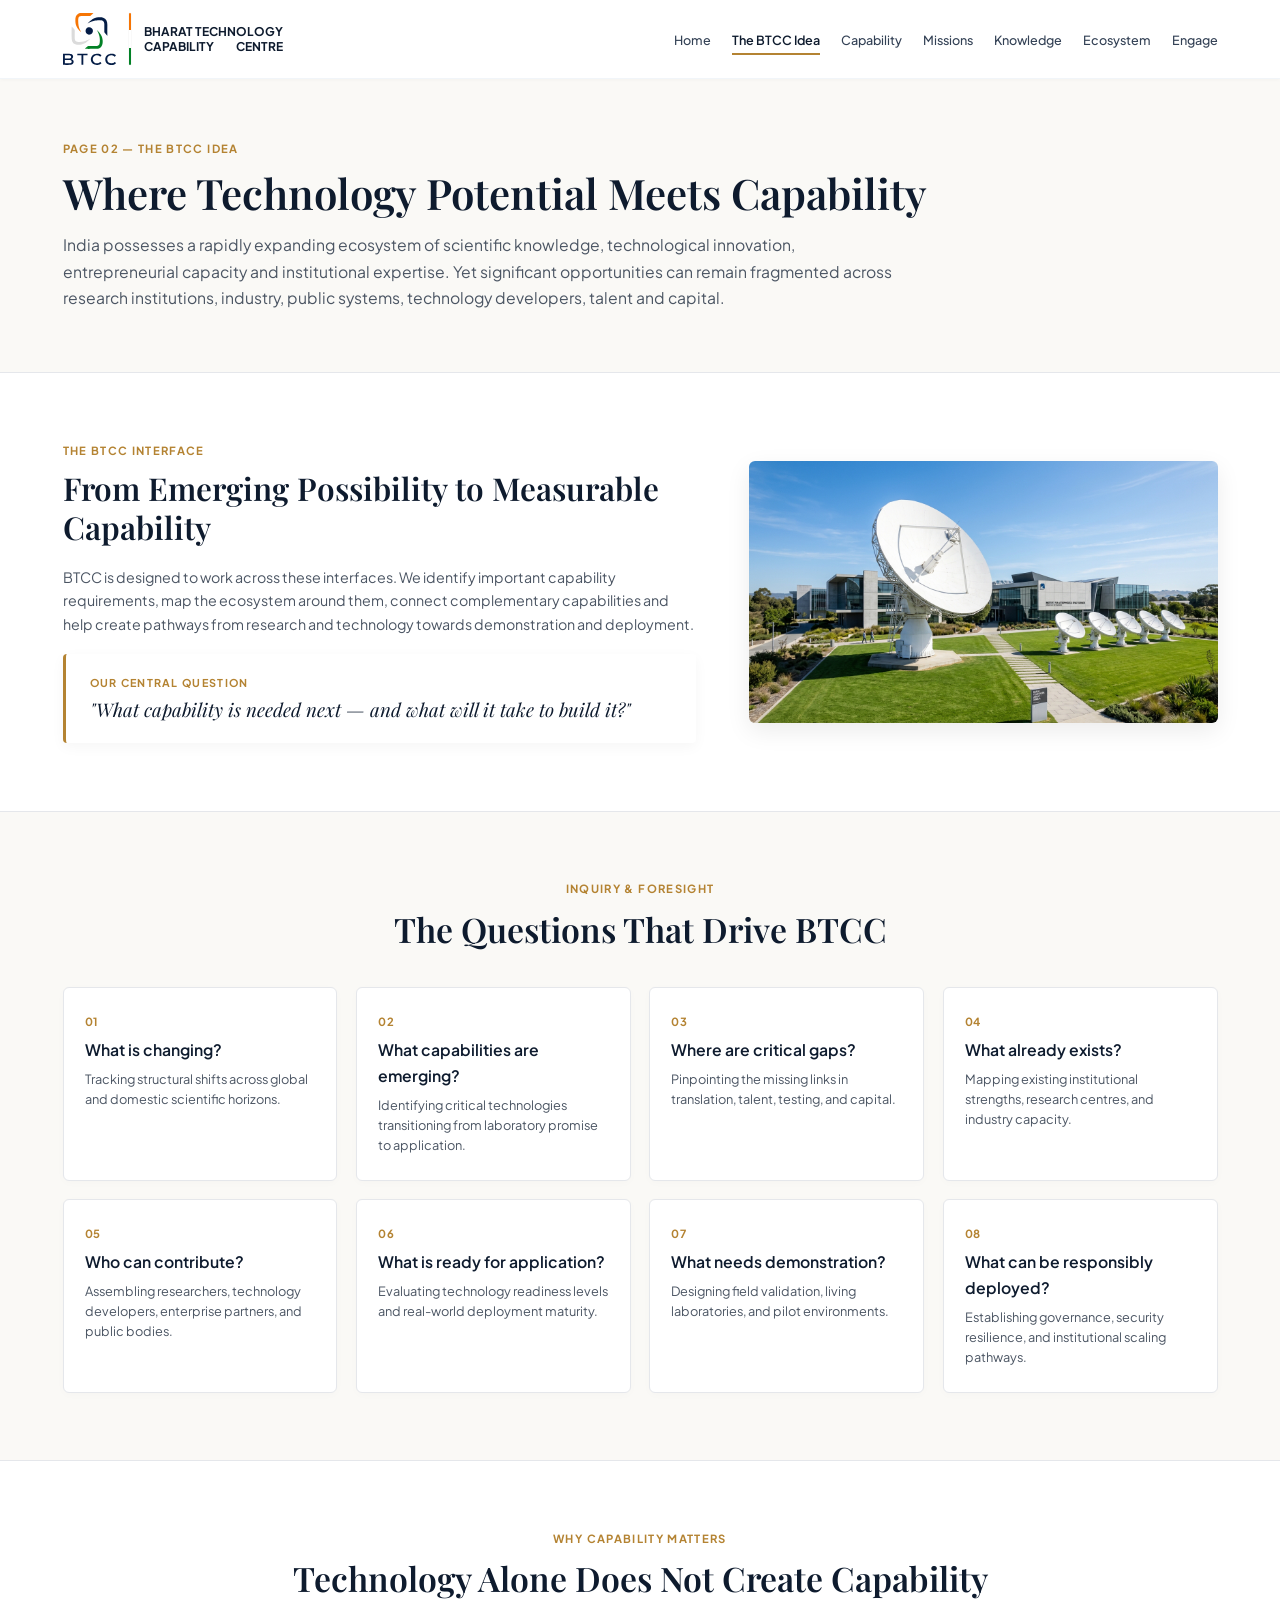
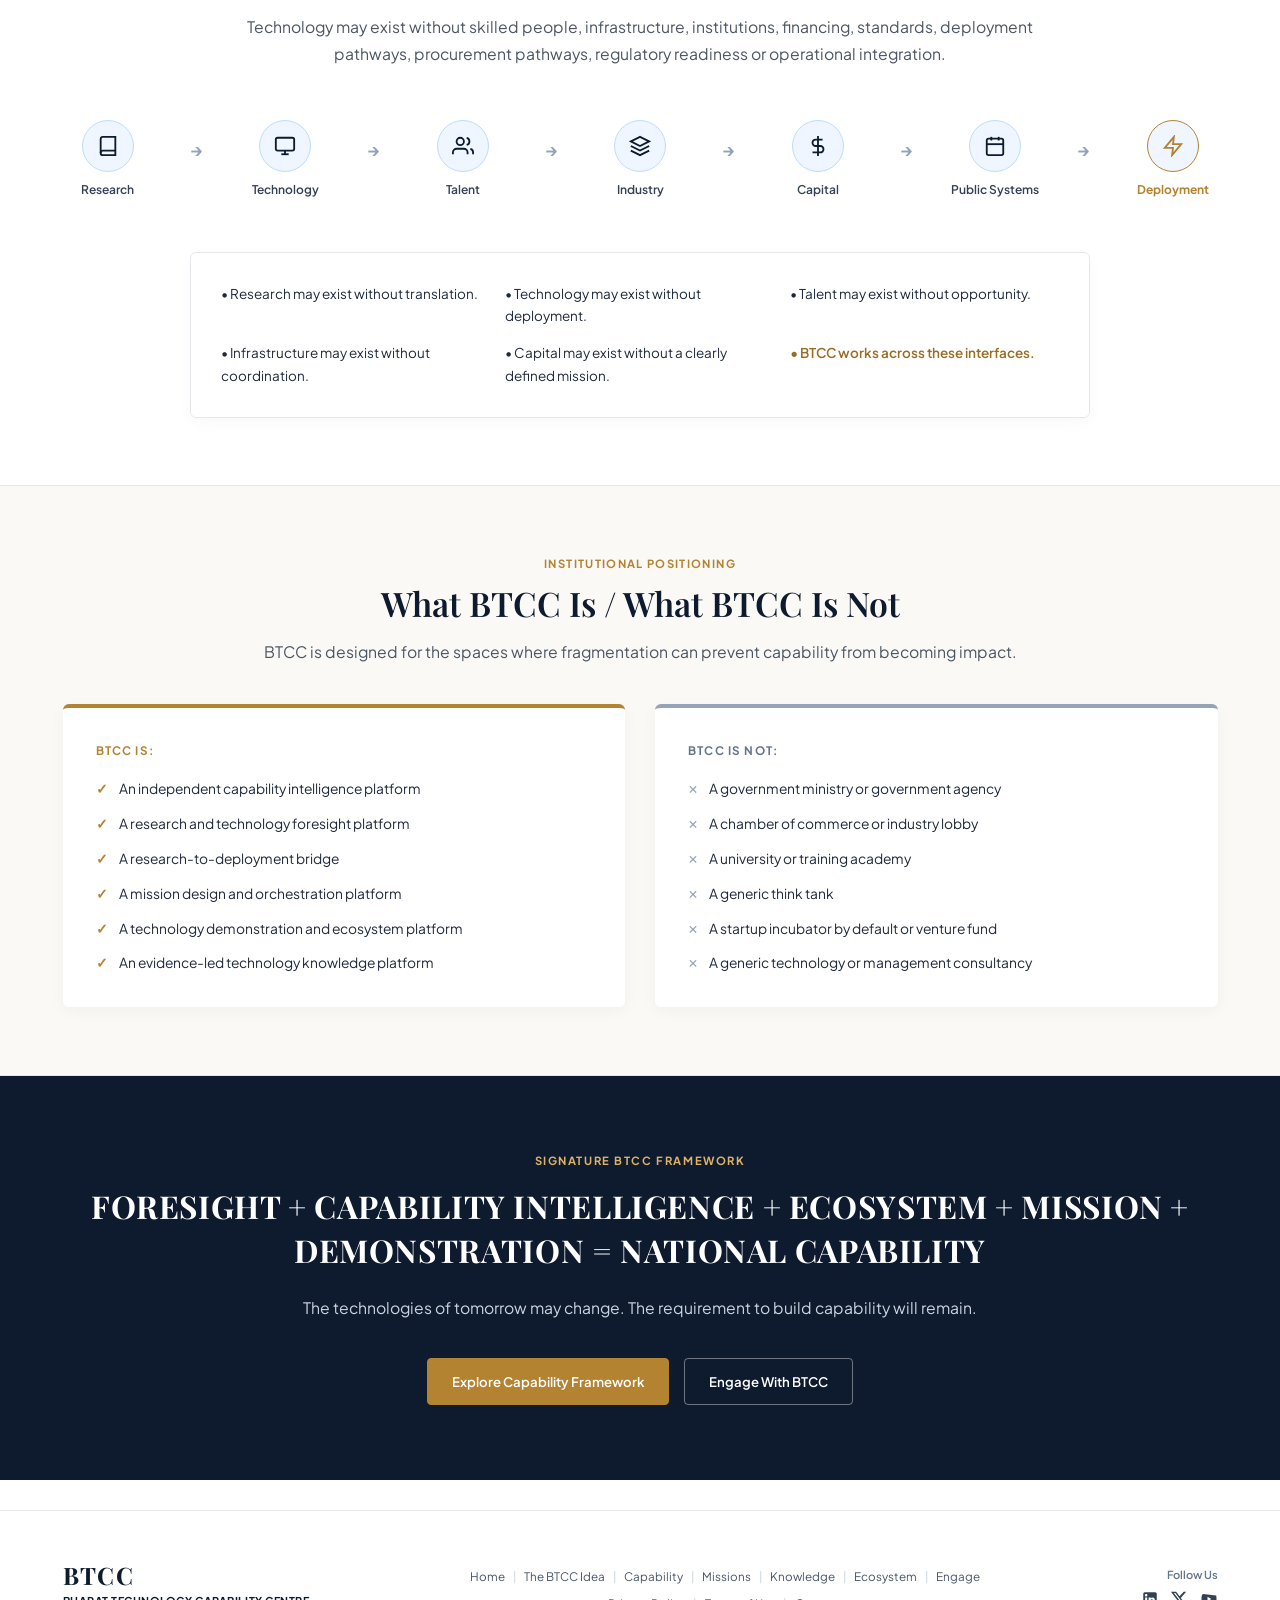
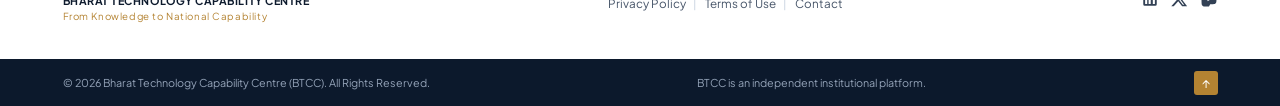
<file: idea.html>
<!DOCTYPE html>
<html lang="en">
<head>
  <meta charset="UTF-8">
  <meta name="viewport" content="width=device-width, initial-scale=1.0">
  <title>The BTCC Idea | Bharat Technology Capability Centre</title>
  
  <link rel="preconnect" href="https://fonts.googleapis.com">
  <link rel="preconnect" href="https://fonts.gstatic.com" crossorigin>
  <link href="https://fonts.googleapis.com/css2?family=Cinzel:wght@500;600;700&family=Playfair+Display:ital,wght@0,500;0,600;0,700;1,400&family=Plus+Jakarta+Sans:wght@300;400;500;600;700&display=swap" rel="stylesheet">
  
  <link rel="icon" type="image/svg+xml" href="favicon.svg">
  
  <link rel="stylesheet" href="common.css">
  <link rel="stylesheet" href="idea.css">
</head>
<body>

  <!-- Clean White Header matching reference -->
  <header class="theme-header" id="header">
    <div class="site-container header-layout">
      
      <!-- Brand Logo Left -->
      <a href="index.html" class="brand-box" aria-label="BTCC Home">
        <img src="assets/btcc-logo.svg" alt="BTCC Logo" class="brand-logo-img" />
        <div class="brand-divider"></div>
        <div class="brand-meta">
          <span class="meta-title">BHARAT TECHNOLOGY<br>CAPABILITY CENTRE</span>
        </div>
      </a>

      <!-- Center Navigation -->
      <nav class="center-nav" aria-label="Main Navigation">
        <ul class="nav-links-row">
          <li><a href="index.html" class="theme-nav-item">Home</a></li>
          <li><a href="idea.html" class="theme-nav-item active">The BTCC Idea</a></li>
          <li><a href="capability.html" class="theme-nav-item">Capability</a></li>
          <li><a href="missions.html" class="theme-nav-item">Missions</a></li>
          <li><a href="knowledge.html" class="theme-nav-item">Knowledge</a></li>
          <li><a href="ecosystem.html" class="theme-nav-item">Ecosystem</a></li>
          <li><a href="engage.html" class="theme-nav-item">Engage</a></li>
        </ul>
      </nav>

      <!-- Mobile Hamburger -->
      <button class="menu-hamburger" id="menu-hamburger" aria-label="Toggle menu">
        <span></span><span></span><span></span>
      </button>

    </div>
  </header>

  <!-- Mobile Drawer -->
  <div class="theme-mobile-drawer" id="mobile-drawer">
    <div class="drawer-header">
      <img src="assets/btcc-logo.svg" alt="BTCC Logo" class="drawer-logo-img" />
      <button class="drawer-close-btn" id="drawer-close" aria-label="Close menu">&times;</button>
    </div>
    <nav class="drawer-nav">
      <ul>
        <li><a href="index.html">Home</a></li>
        <li><a href="idea.html" class="active">The BTCC Idea</a></li>
        <li><a href="capability.html">Capability</a></li>
        <li><a href="missions.html">Missions</a></li>
        <li><a href="knowledge.html">Knowledge</a></li>
        <li><a href="ecosystem.html">Ecosystem</a></li>
        <li><a href="engage.html">Engage</a></li>
      </ul>
    </nav>
  </div>

  <main id="main-content">

    <!-- Page Header Intro -->
    <section class="idea-page-intro">
      <div class="site-container">
        <div class="section-title-wrapper" style="text-align: left; margin-bottom: 0;">
          <div class="pre-heading">PAGE 02 — THE BTCC IDEA</div>
          <h1 class="main-heading" style="font-size: 2.8rem; margin-bottom: 0.8rem;">Where Technology Potential Meets Capability</h1>
          <p class="body-lead" style="max-width: 840px;">
            India possesses a rapidly expanding ecosystem of scientific knowledge, technological innovation, entrepreneurial capacity and institutional expertise. Yet significant opportunities can remain fragmented across research institutions, industry, public systems, technology developers, talent and capital.
          </p>
        </div>
      </div>
    </section>

    <!-- Section 1: The BTCC Interface & Core Question -->
    <section class="section-padded">
      <div class="site-container">
        <div class="grid-2-col">
          <div>
            <div class="pre-heading">THE BTCC INTERFACE</div>
            <h2 class="main-heading" style="font-size: 2.1rem; margin-bottom: 1.2rem;">From Emerging Possibility to Measurable Capability</h2>
            <p class="body-desc" style="margin-bottom: 1.2rem;">
              BTCC is designed to work across these interfaces. We identify important capability requirements, map the ecosystem around them, connect complementary capabilities and help create pathways from research and technology towards demonstration and deployment.
            </p>
            <div class="quote-callout">
              <div class="quote-label">Our Central Question</div>
              <p class="quote-text">
                "What capability is needed next — and what will it take to build it?"
              </p>
            </div>
          </div>
          <div>
            <img src="assets/idea_observatory.jpg" alt="BTCC Observatory" style="width: 100%; border-radius: 6px; box-shadow: 0 8px 24px rgba(0,0,0,0.08);">
          </div>
        </div>
      </div>
    </section>

    <!-- Section 2: Core Institutional Questions -->
    <section class="section-padded" style="background-color: var(--bg-soft-ivory); border-top: 1px solid var(--border-light); border-bottom: 1px solid var(--border-light);">
      <div class="site-container">
        <div class="section-title-wrapper">
          <div class="pre-heading">INQUIRY & FORESIGHT</div>
          <h2 class="main-heading">The Questions That Drive BTCC</h2>
        </div>
        <div class="inquiry-grid">
          <div class="inquiry-card">
            <div class="inquiry-num">01</div>
            <h3 class="inquiry-title">What is changing?</h3>
            <p class="inquiry-desc">Tracking structural shifts across global and domestic scientific horizons.</p>
          </div>
          <div class="inquiry-card">
            <div class="inquiry-num">02</div>
            <h3 class="inquiry-title">What capabilities are emerging?</h3>
            <p class="inquiry-desc">Identifying critical technologies transitioning from laboratory promise to application.</p>
          </div>
          <div class="inquiry-card">
            <div class="inquiry-num">03</div>
            <h3 class="inquiry-title">Where are critical gaps?</h3>
            <p class="inquiry-desc">Pinpointing the missing links in translation, talent, testing, and capital.</p>
          </div>
          <div class="inquiry-card">
            <div class="inquiry-num">04</div>
            <h3 class="inquiry-title">What already exists?</h3>
            <p class="inquiry-desc">Mapping existing institutional strengths, research centres, and industry capacity.</p>
          </div>
          <div class="inquiry-card">
            <div class="inquiry-num">05</div>
            <h3 class="inquiry-title">Who can contribute?</h3>
            <p class="inquiry-desc">Assembling researchers, technology developers, enterprise partners, and public bodies.</p>
          </div>
          <div class="inquiry-card">
            <div class="inquiry-num">06</div>
            <h3 class="inquiry-title">What is ready for application?</h3>
            <p class="inquiry-desc">Evaluating technology readiness levels and real-world deployment maturity.</p>
          </div>
          <div class="inquiry-card">
            <div class="inquiry-num">07</div>
            <h3 class="inquiry-title">What needs demonstration?</h3>
            <p class="inquiry-desc">Designing field validation, living laboratories, and pilot environments.</p>
          </div>
          <div class="inquiry-card">
            <div class="inquiry-num">08</div>
            <h3 class="inquiry-title">What can be responsibly deployed?</h3>
            <p class="inquiry-desc">Establishing governance, security resilience, and institutional scaling pathways.</p>
          </div>
        </div>
      </div>
    </section>

    <!-- Section 3: Why Capability Matters & The Capability Chain -->
    <section class="section-padded">
      <div class="site-container">
        <div class="section-title-wrapper">
          <div class="pre-heading">WHY CAPABILITY MATTERS</div>
          <h2 class="main-heading">Technology Alone Does Not Create Capability</h2>
          <p class="body-lead" style="max-width: 800px; margin: 0 auto;">
            Technology may exist without skilled people, infrastructure, institutions, financing, standards, deployment pathways, procurement pathways, regulatory readiness or operational integration.
          </p>
        </div>

        <div class="chain-wrapper">
          <div class="chain-node">
            <div class="chain-icon-circle"><svg width="22" height="22" viewBox="0 0 24 24" fill="none" stroke="currentColor" stroke-width="2"><path d="M4 19.5A2.5 2.5 0 0 1 6.5 17H20"></path><path d="M6.5 2H20v20H6.5A2.5 2.5 0 0 1 4 19.5v-15A2.5 2.5 0 0 1 6.5 2z"></path></svg></div>
            <span class="chain-node-title">Research</span>
          </div>
          <div class="chain-arrow">&rarr;</div>
          <div class="chain-node">
            <div class="chain-icon-circle"><svg width="22" height="22" viewBox="0 0 24 24" fill="none" stroke="currentColor" stroke-width="2"><rect x="2" y="3" width="20" height="14" rx="2" ry="2"></rect><line x1="8" y1="21" x2="16" y2="21"></line><line x1="12" y1="17" x2="12" y2="21"></line></svg></div>
            <span class="chain-node-title">Technology</span>
          </div>
          <div class="chain-arrow">&rarr;</div>
          <div class="chain-node">
            <div class="chain-icon-circle"><svg width="22" height="22" viewBox="0 0 24 24" fill="none" stroke="currentColor" stroke-width="2"><path d="M17 21v-2a4 4 0 0 0-4-4H5a4 4 0 0 0-4 4v2"></path><circle cx="9" cy="7" r="4"></circle><path d="M23 21v-2a4 4 0 0 0-3-3.87"></path><path d="M16 3.13a4 4 0 0 1 0 7.75"></path></svg></div>
            <span class="chain-node-title">Talent</span>
          </div>
          <div class="chain-arrow">&rarr;</div>
          <div class="chain-node">
            <div class="chain-icon-circle"><svg width="22" height="22" viewBox="0 0 24 24" fill="none" stroke="currentColor" stroke-width="2"><polygon points="12 2 2 7 12 12 22 7 12 2"></polygon><polyline points="2 17 12 22 22 17"></polyline><polyline points="2 12 12 17 22 12"></polyline></svg></div>
            <span class="chain-node-title">Industry</span>
          </div>
          <div class="chain-arrow">&rarr;</div>
          <div class="chain-node">
            <div class="chain-icon-circle"><svg width="22" height="22" viewBox="0 0 24 24" fill="none" stroke="currentColor" stroke-width="2"><line x1="12" y1="1" x2="12" y2="23"></line><path d="M17 5H9.5a3.5 3.5 0 0 0 0 7h5a3.5 3.5 0 0 1 0 7H6"></path></svg></div>
            <span class="chain-node-title">Capital</span>
          </div>
          <div class="chain-arrow">&rarr;</div>
          <div class="chain-node">
            <div class="chain-icon-circle"><svg width="22" height="22" viewBox="0 0 24 24" fill="none" stroke="currentColor" stroke-width="2"><rect x="3" y="4" width="18" height="18" rx="2" ry="2"></rect><line x1="16" y1="2" x2="16" y2="6"></line><line x1="8" y1="2" x2="8" y2="6"></line><line x1="3" y1="10" x2="21" y2="10"></line></svg></div>
            <span class="chain-node-title">Public Systems</span>
          </div>
          <div class="chain-arrow">&rarr;</div>
          <div class="chain-node">
            <div class="chain-icon-circle" style="border-color: var(--accent-gold); color: var(--accent-gold);"><svg width="22" height="22" viewBox="0 0 24 24" fill="none" stroke="currentColor" stroke-width="2"><polygon points="13 2 3 14 12 14 11 22 21 10 12 10 13 2"></polygon></svg></div>
            <span class="chain-node-title" style="color: var(--accent-gold); font-weight: 700;">Deployment</span>
          </div>
        </div>

        <div style="background: #ffffff; border: 1px solid var(--border-light); border-radius: 6px; padding: 2rem; max-width: 900px; margin: 0 auto; box-shadow: 0 4px 15px rgba(0,0,0,0.03);">
          <div style="display: grid; grid-template-columns: repeat(auto-fit, minmax(240px, 1fr)); gap: 1rem; font-size: 0.9rem; color: var(--text-dark);">
            <div>• Research may exist without translation.</div>
            <div>• Technology may exist without deployment.</div>
            <div>• Talent may exist without opportunity.</div>
            <div>• Infrastructure may exist without coordination.</div>
            <div>• Capital may exist without a clearly defined mission.</div>
            <div style="font-weight: 600; color: var(--accent-gold-dark);">• BTCC works across these interfaces.</div>
          </div>
        </div>
      </div>
    </section>

    <!-- Section 4: What BTCC Is / What BTCC Is Not -->
    <section class="section-padded" style="background-color: var(--bg-soft-ivory); border-top: 1px solid var(--border-light); border-bottom: 1px solid var(--border-light);">
      <div class="site-container">
        <div class="section-title-wrapper">
          <div class="pre-heading">INSTITUTIONAL POSITIONING</div>
          <h2 class="main-heading">What BTCC Is / What BTCC Is Not</h2>
          <p class="body-lead" style="max-width: 780px; margin: 0 auto;">
            BTCC is designed for the spaces where fragmentation can prevent capability from becoming impact.
          </p>
        </div>

        <div class="comparison-grid">
          
          <!-- What BTCC Is -->
          <div class="comparison-card is-card">
            <div class="comparison-badge">BTCC Is:</div>
            <ul class="comparison-list">
              <li class="comparison-item">
                <span class="icon-check">&#10003;</span>
                <span>An independent capability intelligence platform</span>
              </li>
              <li class="comparison-item">
                <span class="icon-check">&#10003;</span>
                <span>A research and technology foresight platform</span>
              </li>
              <li class="comparison-item">
                <span class="icon-check">&#10003;</span>
                <span>A research-to-deployment bridge</span>
              </li>
              <li class="comparison-item">
                <span class="icon-check">&#10003;</span>
                <span>A mission design and orchestration platform</span>
              </li>
              <li class="comparison-item">
                <span class="icon-check">&#10003;</span>
                <span>A technology demonstration and ecosystem platform</span>
              </li>
              <li class="comparison-item">
                <span class="icon-check">&#10003;</span>
                <span>An evidence-led technology knowledge platform</span>
              </li>
            </ul>
          </div>

          <!-- What BTCC Is Not -->
          <div class="comparison-card is-not-card">
            <div class="comparison-badge">BTCC Is Not:</div>
            <ul class="comparison-list">
              <li class="comparison-item">
                <span class="icon-cross">&times;</span>
                <span>A government ministry or government agency</span>
              </li>
              <li class="comparison-item">
                <span class="icon-cross">&times;</span>
                <span>A chamber of commerce or industry lobby</span>
              </li>
              <li class="comparison-item">
                <span class="icon-cross">&times;</span>
                <span>A university or training academy</span>
              </li>
              <li class="comparison-item">
                <span class="icon-cross">&times;</span>
                <span>A generic think tank</span>
              </li>
              <li class="comparison-item">
                <span class="icon-cross">&times;</span>
                <span>A startup incubator by default or venture fund</span>
              </li>
              <li class="comparison-item">
                <span class="icon-cross">&times;</span>
                <span>A generic technology or management consultancy</span>
              </li>
            </ul>
          </div>

        </div>
      </div>
    </section>

    <!-- Section 5: Signature Institutional Formula -->
    <section class="signature-formula-banner">
      <div class="site-container">
        <div class="formula-tag">SIGNATURE BTCC FRAMEWORK</div>
        <h2 class="formula-title">
          FORESIGHT + CAPABILITY INTELLIGENCE + ECOSYSTEM + MISSION + DEMONSTRATION = NATIONAL CAPABILITY
        </h2>
        <p class="formula-sub">
          The technologies of tomorrow may change. The requirement to build capability will remain.
        </p>
        <div style="display: flex; justify-content: center; gap: 1rem; flex-wrap: wrap;">
          <a href="capability.html" class="theme-btn-primary">Explore Capability Framework</a>
          <a href="engage.html" class="theme-btn-secondary" style="border-color: rgba(255,255,255,0.4); color: #ffffff;">Engage With BTCC</a>
        </div>
      </div>
    </section>

  </main>

  <!-- ================================================================= -->
  <!-- MASTER FOOTER matching reference design -->
  <!-- ================================================================= -->
  <footer class="theme-footer">
    
    <div class="site-container footer-main-body">
      
      <!-- Footer Brand Left -->
      <div class="footer-left-col">
        <div class="footer-logo">BTCC</div>
        <div class="footer-name">BHARAT TECHNOLOGY CAPABILITY CENTRE</div>
        <div class="footer-tag">From Knowledge to National Capability</div>
      </div>

      <!-- Footer Nav Center -->
      <div class="footer-center-col">
        <div class="footer-links-row-top">
          <a href="index.html">Home</a>
          <span class="sep">|</span>
          <a href="idea.html">The BTCC Idea</a>
          <span class="sep">|</span>
          <a href="capability.html">Capability</a>
          <span class="sep">|</span>
          <a href="missions.html">Missions</a>
          <span class="sep">|</span>
          <a href="knowledge.html">Knowledge</a>
          <span class="sep">|</span>
          <a href="ecosystem.html">Ecosystem</a>
          <span class="sep">|</span>
          <a href="engage.html">Engage</a>
        </div>
        <div class="footer-links-row-sub">
          <a href="#hero">Privacy Policy</a>
          <span class="sep">|</span>
          <a href="#hero">Terms of Use</a>
          <span class="sep">|</span>
          <a href="engage.html">Contact</a>
        </div>
      </div>

      <!-- Follow Us Right -->
      <div class="footer-right-col">
        <span class="follow-label">Follow Us</span>
        <div class="social-icons-row">
          <a href="#" aria-label="LinkedIn"><svg width="18" height="18" viewBox="0 0 24 24" fill="currentColor"><path d="M19 3a2 2 0 0 1 2 2v14a2 2 0 0 1-2 2H5a2 2 0 0 1-2-2V5a2 2 0 0 1 2-2h14m-.5 15.5v-5.3a3.26 3.26 0 0 0-3.26-3.26c-.85 0-1.84.52-2.28 1.3v-1.11h-2.79v8.37h2.79v-4.93c0-.77.62-1.4 1.39-1.4a1.4 1.4 0 0 1 1.4 1.4v4.93h2.75M6.88 8.56a1.68 1.68 0 0 0 1.68-1.68c0-.93-.75-1.69-1.68-1.69a1.69 1.69 0 0 0-1.69 1.69c0 .93.76 1.68 1.69 1.68m1.39 9.94v-8.37H5.5v8.37h2.77z"/></svg></a>
          <a href="#" aria-label="X"><svg width="18" height="18" viewBox="0 0 24 24" fill="currentColor"><path d="M18.244 2.25h3.308l-7.227 8.26 8.502 11.24H16.17l-5.214-6.817L4.99 21.75H1.68l7.73-8.835L1.254 2.25H8.08l4.713 6.231zm-1.161 17.52h1.833L7.084 4.126H5.117z"/></svg></a>
          <a href="#" aria-label="YouTube"><svg width="18" height="18" viewBox="0 0 24 24" fill="currentColor"><path d="M10 15l5.19-3L10 9v6m11.56-7.83c.13.47.22 1.1.28 1.9.07.8.1 1.49.1 2.09L22 12c0 2.19-.16 3.8-.44 4.83-.25.9-.83 1.48-1.73 1.73-.47.13-1.33.22-2.65.28-1.3.07-2.49.1-3.59.1L12 22c-4.19 0-6.8-.16-7.83-.44-.9-.25-1.48-.83-1.73-1.73-.13-.47-.22-1.1-.28-1.9-.07-.8-.1-1.49-.1-2.09L2 12c0-2.19.16-3.8.44-4.83.25-.9.83-1.48 1.73-1.73z"/></svg></a>
        </div>
      </div>

    </div>

    <!-- Dark Bottom Strip matching reference -->
    <div class="footer-dark-strip">
      <div class="site-container dark-strip-inner">
        <div class="copyright-tag">&copy; 2026 Bharat Technology Capability Centre (BTCC). All Rights Reserved.</div>
        <div class="disclaimer-tag">BTCC is an independent institutional platform.</div>
        <button id="back-top" class="scroll-up-btn" aria-label="Back to top">&uarr;</button>
      </div>
    </div>

  </footer>

  <script src="script.js"></script>
</body>
</html>
</file>
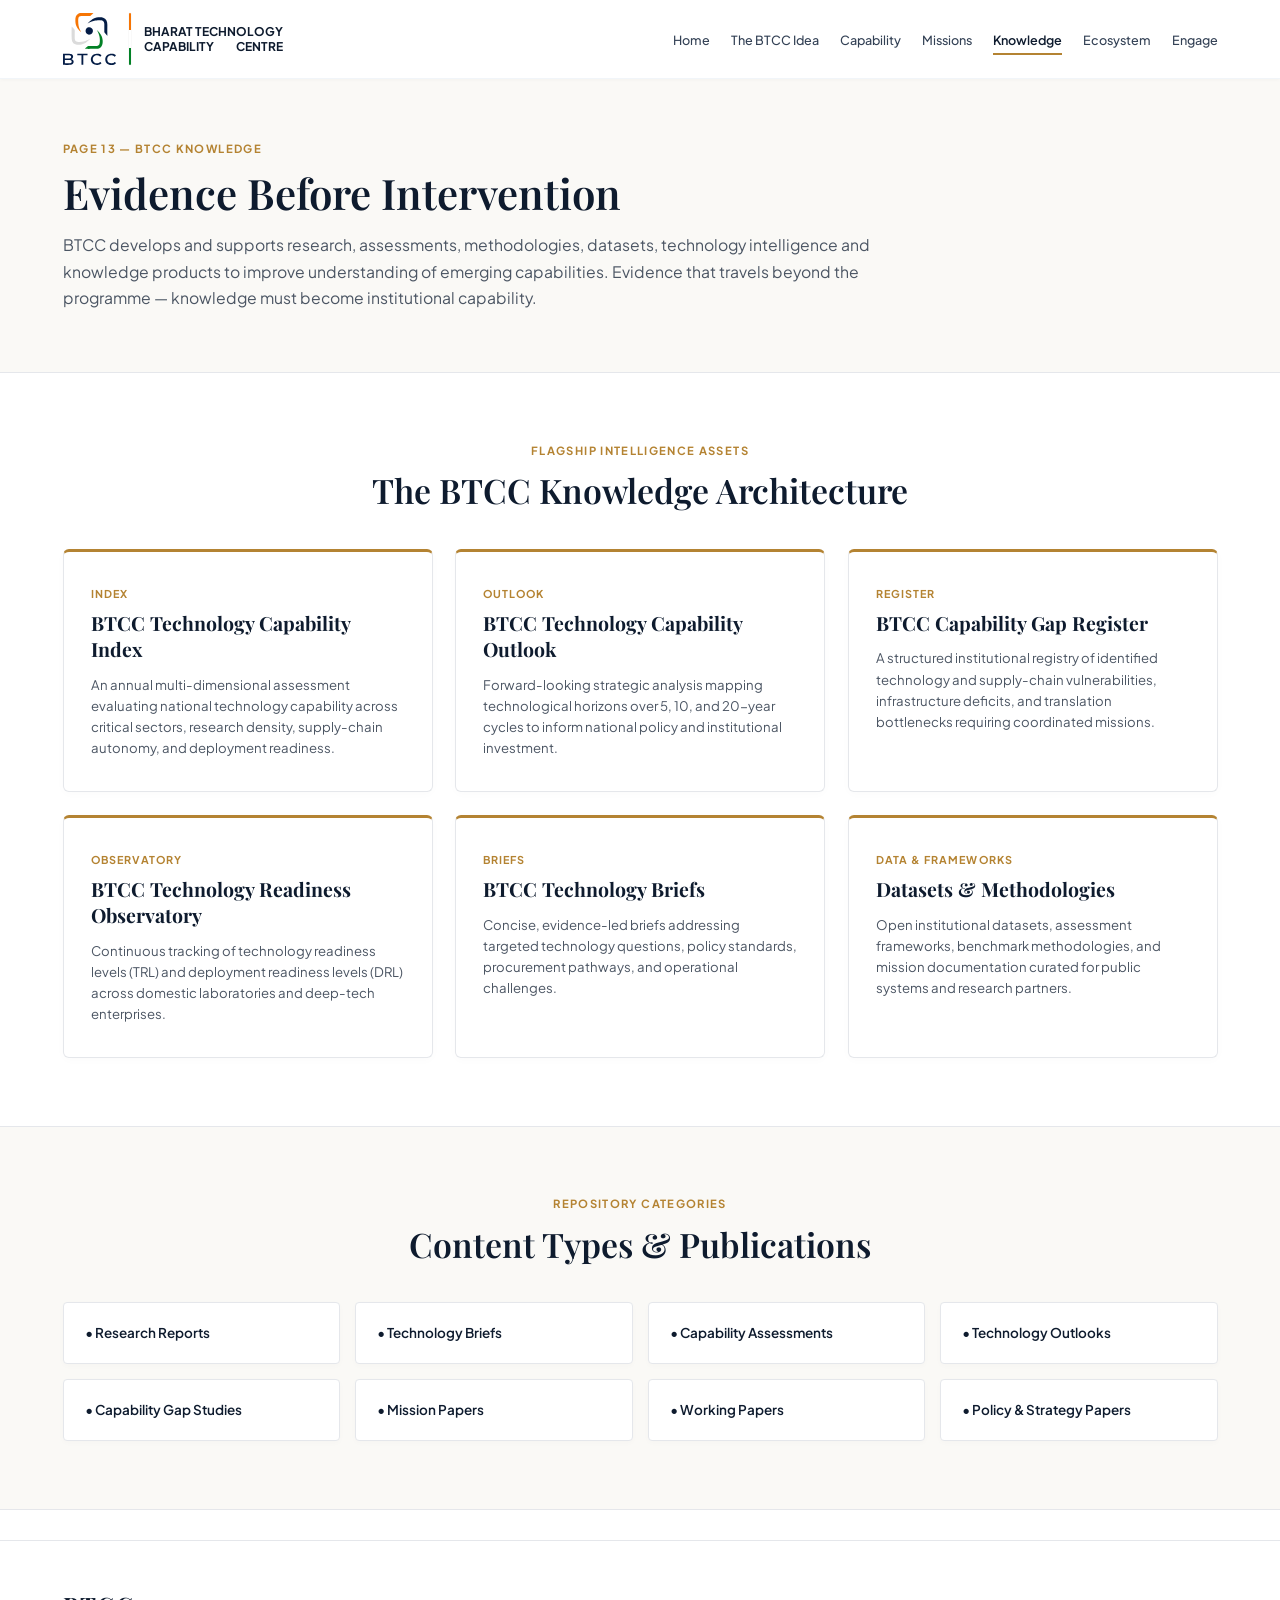
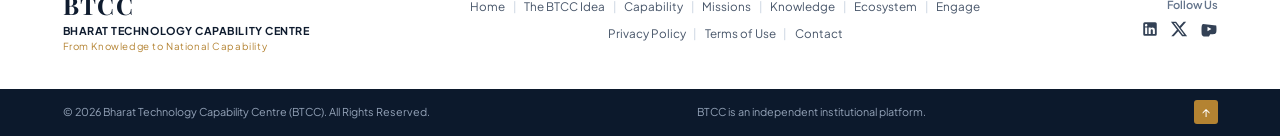
<file: knowledge.html>
<!DOCTYPE html>
<html lang="en">
<head>
  <meta charset="UTF-8">
  <meta name="viewport" content="width=device-width, initial-scale=1.0">
  <title>BTCC Knowledge | Bharat Technology Capability Centre</title>
  
  <link rel="preconnect" href="https://fonts.googleapis.com">
  <link rel="preconnect" href="https://fonts.gstatic.com" crossorigin>
  <link href="https://fonts.googleapis.com/css2?family=Cinzel:wght@500;600;700&family=Playfair+Display:ital,wght@0,500;0,600;0,700;1,400&family=Plus+Jakarta+Sans:wght@300;400;500;600;700&display=swap" rel="stylesheet">
  
  <link rel="icon" type="image/svg+xml" href="favicon.svg">
  
  <link rel="stylesheet" href="common.css">
  <link rel="stylesheet" href="knowledge.css">
</head>
<body>

  <!-- Clean White Header matching reference -->
  <header class="theme-header" id="header">
    <div class="site-container header-layout">
      
      <!-- Brand Logo Left -->
      <a href="index.html" class="brand-box" aria-label="BTCC Home">
        <img src="assets/btcc-logo.svg" alt="BTCC Logo" class="brand-logo-img" />
        <div class="brand-divider"></div>
        <div class="brand-meta">
          <span class="meta-title">BHARAT TECHNOLOGY<br>CAPABILITY CENTRE</span>
        </div>
      </a>

      <!-- Center Navigation -->
      <nav class="center-nav" aria-label="Main Navigation">
        <ul class="nav-links-row">
          <li><a href="index.html" class="theme-nav-item">Home</a></li>
          <li><a href="idea.html" class="theme-nav-item">The BTCC Idea</a></li>
          <li><a href="capability.html" class="theme-nav-item">Capability</a></li>
          <li><a href="missions.html" class="theme-nav-item">Missions</a></li>
          <li><a href="knowledge.html" class="theme-nav-item active">Knowledge</a></li>
          <li><a href="ecosystem.html" class="theme-nav-item">Ecosystem</a></li>
          <li><a href="engage.html" class="theme-nav-item">Engage</a></li>
        </ul>
      </nav>

      <!-- Mobile Hamburger -->
      <button class="menu-hamburger" id="menu-hamburger" aria-label="Toggle menu">
        <span></span><span></span><span></span>
      </button>

    </div>
  </header>

  <!-- Mobile Drawer -->
  <div class="theme-mobile-drawer" id="mobile-drawer">
    <div class="drawer-header">
      <img src="assets/btcc-logo.svg" alt="BTCC Logo" class="drawer-logo-img" />
      <button class="drawer-close-btn" id="drawer-close" aria-label="Close menu">&times;</button>
    </div>
    <nav class="drawer-nav">
      <ul>
        <li><a href="index.html">Home</a></li>
        <li><a href="idea.html">The BTCC Idea</a></li>
        <li><a href="capability.html">Capability</a></li>
        <li><a href="missions.html">Missions</a></li>
        <li><a href="knowledge.html" class="active">Knowledge</a></li>
        <li><a href="ecosystem.html">Ecosystem</a></li>
        <li><a href="engage.html">Engage</a></li>
      </ul>
    </nav>
  </div>

  <main id="main-content">

    <!-- Page Header Intro -->
    <section class="knowledge-page-intro">
      <div class="site-container">
        <div class="section-title-wrapper" style="text-align: left; margin-bottom: 0;">
          <div class="pre-heading">PAGE 13 — BTCC KNOWLEDGE</div>
          <h1 class="main-heading" style="font-size: 2.8rem; margin-bottom: 0.8rem;">Evidence Before Intervention</h1>
          <p class="body-lead" style="max-width: 860px;">
            BTCC develops and supports research, assessments, methodologies, datasets, technology intelligence and knowledge products to improve understanding of emerging capabilities. Evidence that travels beyond the programme — knowledge must become institutional capability.
          </p>
        </div>
      </div>
    </section>

    <!-- Knowledge Architecture Layer -->
    <section class="section-padded">
      <div class="site-container">
        <div class="section-title-wrapper">
          <div class="pre-heading">FLAGSHIP INTELLIGENCE ASSETS</div>
          <h2 class="main-heading">The BTCC Knowledge Architecture</h2>
        </div>

        <div class="knowledge-assets-grid">
          
          <div class="asset-card">
            <div class="asset-badge">INDEX</div>
            <h3 class="asset-title">BTCC Technology Capability Index</h3>
            <p class="asset-desc">
              An annual multi-dimensional assessment evaluating national technology capability across critical sectors, research density, supply-chain autonomy, and deployment readiness.
            </p>
          </div>

          <div class="asset-card">
            <div class="asset-badge">OUTLOOK</div>
            <h3 class="asset-title">BTCC Technology Capability Outlook</h3>
            <p class="asset-desc">
              Forward-looking strategic analysis mapping technological horizons over 5, 10, and 20-year cycles to inform national policy and institutional investment.
            </p>
          </div>

          <div class="asset-card">
            <div class="asset-badge">REGISTER</div>
            <h3 class="asset-title">BTCC Capability Gap Register</h3>
            <p class="asset-desc">
              A structured institutional registry of identified technology and supply-chain vulnerabilities, infrastructure deficits, and translation bottlenecks requiring coordinated missions.
            </p>
          </div>

          <div class="asset-card">
            <div class="asset-badge">OBSERVATORY</div>
            <h3 class="asset-title">BTCC Technology Readiness Observatory</h3>
            <p class="asset-desc">
              Continuous tracking of technology readiness levels (TRL) and deployment readiness levels (DRL) across domestic laboratories and deep-tech enterprises.
            </p>
          </div>

          <div class="asset-card">
            <div class="asset-badge">BRIEFS</div>
            <h3 class="asset-title">BTCC Technology Briefs</h3>
            <p class="asset-desc">
              Concise, evidence-led briefs addressing targeted technology questions, policy standards, procurement pathways, and operational challenges.
            </p>
          </div>

          <div class="asset-card">
            <div class="asset-badge">DATA & FRAMEWORKS</div>
            <h3 class="asset-title">Datasets & Methodologies</h3>
            <p class="asset-desc">
              Open institutional datasets, assessment frameworks, benchmark methodologies, and mission documentation curated for public systems and research partners.
            </p>
          </div>

        </div>
      </div>
    </section>

    <!-- Publication Categories -->
    <section class="section-padded categories-section">
      <div class="site-container">
        <div class="section-title-wrapper">
          <div class="pre-heading">REPOSITORY CATEGORIES</div>
          <h2 class="main-heading">Content Types & Publications</h2>
        </div>

        <div class="categories-grid">
          <div class="category-pill">• Research Reports</div>
          <div class="category-pill">• Technology Briefs</div>
          <div class="category-pill">• Capability Assessments</div>
          <div class="category-pill">• Technology Outlooks</div>
          <div class="category-pill">• Capability Gap Studies</div>
          <div class="category-pill">• Mission Papers</div>
          <div class="category-pill">• Working Papers</div>
          <div class="category-pill">• Policy & Strategy Papers</div>
        </div>
      </div>
    </section>

  </main>

  <!-- ================================================================= -->
  <!-- MASTER FOOTER matching reference design -->
  <!-- ================================================================= -->
  <footer class="theme-footer">
    
    <div class="site-container footer-main-body">
      
      <!-- Footer Brand Left -->
      <div class="footer-left-col">
        <div class="footer-logo">BTCC</div>
        <div class="footer-name">BHARAT TECHNOLOGY CAPABILITY CENTRE</div>
        <div class="footer-tag">From Knowledge to National Capability</div>
      </div>

      <!-- Footer Nav Center -->
      <div class="footer-center-col">
        <div class="footer-links-row-top">
          <a href="index.html">Home</a>
          <span class="sep">|</span>
          <a href="idea.html">The BTCC Idea</a>
          <span class="sep">|</span>
          <a href="capability.html">Capability</a>
          <span class="sep">|</span>
          <a href="missions.html">Missions</a>
          <span class="sep">|</span>
          <a href="knowledge.html">Knowledge</a>
          <span class="sep">|</span>
          <a href="ecosystem.html">Ecosystem</a>
          <span class="sep">|</span>
          <a href="engage.html">Engage</a>
        </div>
        <div class="footer-links-row-sub">
          <a href="#hero">Privacy Policy</a>
          <span class="sep">|</span>
          <a href="#hero">Terms of Use</a>
          <span class="sep">|</span>
          <a href="engage.html">Contact</a>
        </div>
      </div>

      <!-- Follow Us Right -->
      <div class="footer-right-col">
        <span class="follow-label">Follow Us</span>
        <div class="social-icons-row">
          <a href="#" aria-label="LinkedIn"><svg width="18" height="18" viewBox="0 0 24 24" fill="currentColor"><path d="M19 3a2 2 0 0 1 2 2v14a2 2 0 0 1-2 2H5a2 2 0 0 1-2-2V5a2 2 0 0 1 2-2h14m-.5 15.5v-5.3a3.26 3.26 0 0 0-3.26-3.26c-.85 0-1.84.52-2.28 1.3v-1.11h-2.79v8.37h2.79v-4.93c0-.77.62-1.4 1.39-1.4a1.4 1.4 0 0 1 1.4 1.4v4.93h2.75M6.88 8.56a1.68 1.68 0 0 0 1.68-1.68c0-.93-.75-1.69-1.68-1.69a1.69 1.69 0 0 0-1.69 1.69c0 .93.76 1.68 1.69 1.68m1.39 9.94v-8.37H5.5v8.37h2.77z"/></svg></a>
          <a href="#" aria-label="X"><svg width="18" height="18" viewBox="0 0 24 24" fill="currentColor"><path d="M18.244 2.25h3.308l-7.227 8.26 8.502 11.24H16.17l-5.214-6.817L4.99 21.75H1.68l7.73-8.835L1.254 2.25H8.08l4.713 6.231zm-1.161 17.52h1.833L7.084 4.126H5.117z"/></svg></a>
          <a href="#" aria-label="YouTube"><svg width="18" height="18" viewBox="0 0 24 24" fill="currentColor"><path d="M10 15l5.19-3L10 9v6m11.56-7.83c.13.47.22 1.1.28 1.9.07.8.1 1.49.1 2.09L22 12c0 2.19-.16 3.8-.44 4.83-.25.9-.83 1.48-1.73 1.73-.47.13-1.33.22-2.65.28-1.3.07-2.49.1-3.59.1L12 22c-4.19 0-6.8-.16-7.83-.44-.9-.25-1.48-.83-1.73-1.73-.13-.47-.22-1.1-.28-1.9-.07-.8-.1-1.49-.1-2.09L2 12c0-2.19.16-3.8.44-4.83.25-.9.83-1.48 1.73-1.73z"/></svg></a>
        </div>
      </div>

    </div>

    <!-- Dark Bottom Strip matching reference -->
    <div class="footer-dark-strip">
      <div class="site-container dark-strip-inner">
        <div class="copyright-tag">&copy; 2026 Bharat Technology Capability Centre (BTCC). All Rights Reserved.</div>
        <div class="disclaimer-tag">BTCC is an independent institutional platform.</div>
        <button id="back-top" class="scroll-up-btn" aria-label="Back to top">&uarr;</button>
      </div>
    </div>

  </footer>

  <script src="script.js"></script>
</body>
</html>
</file>
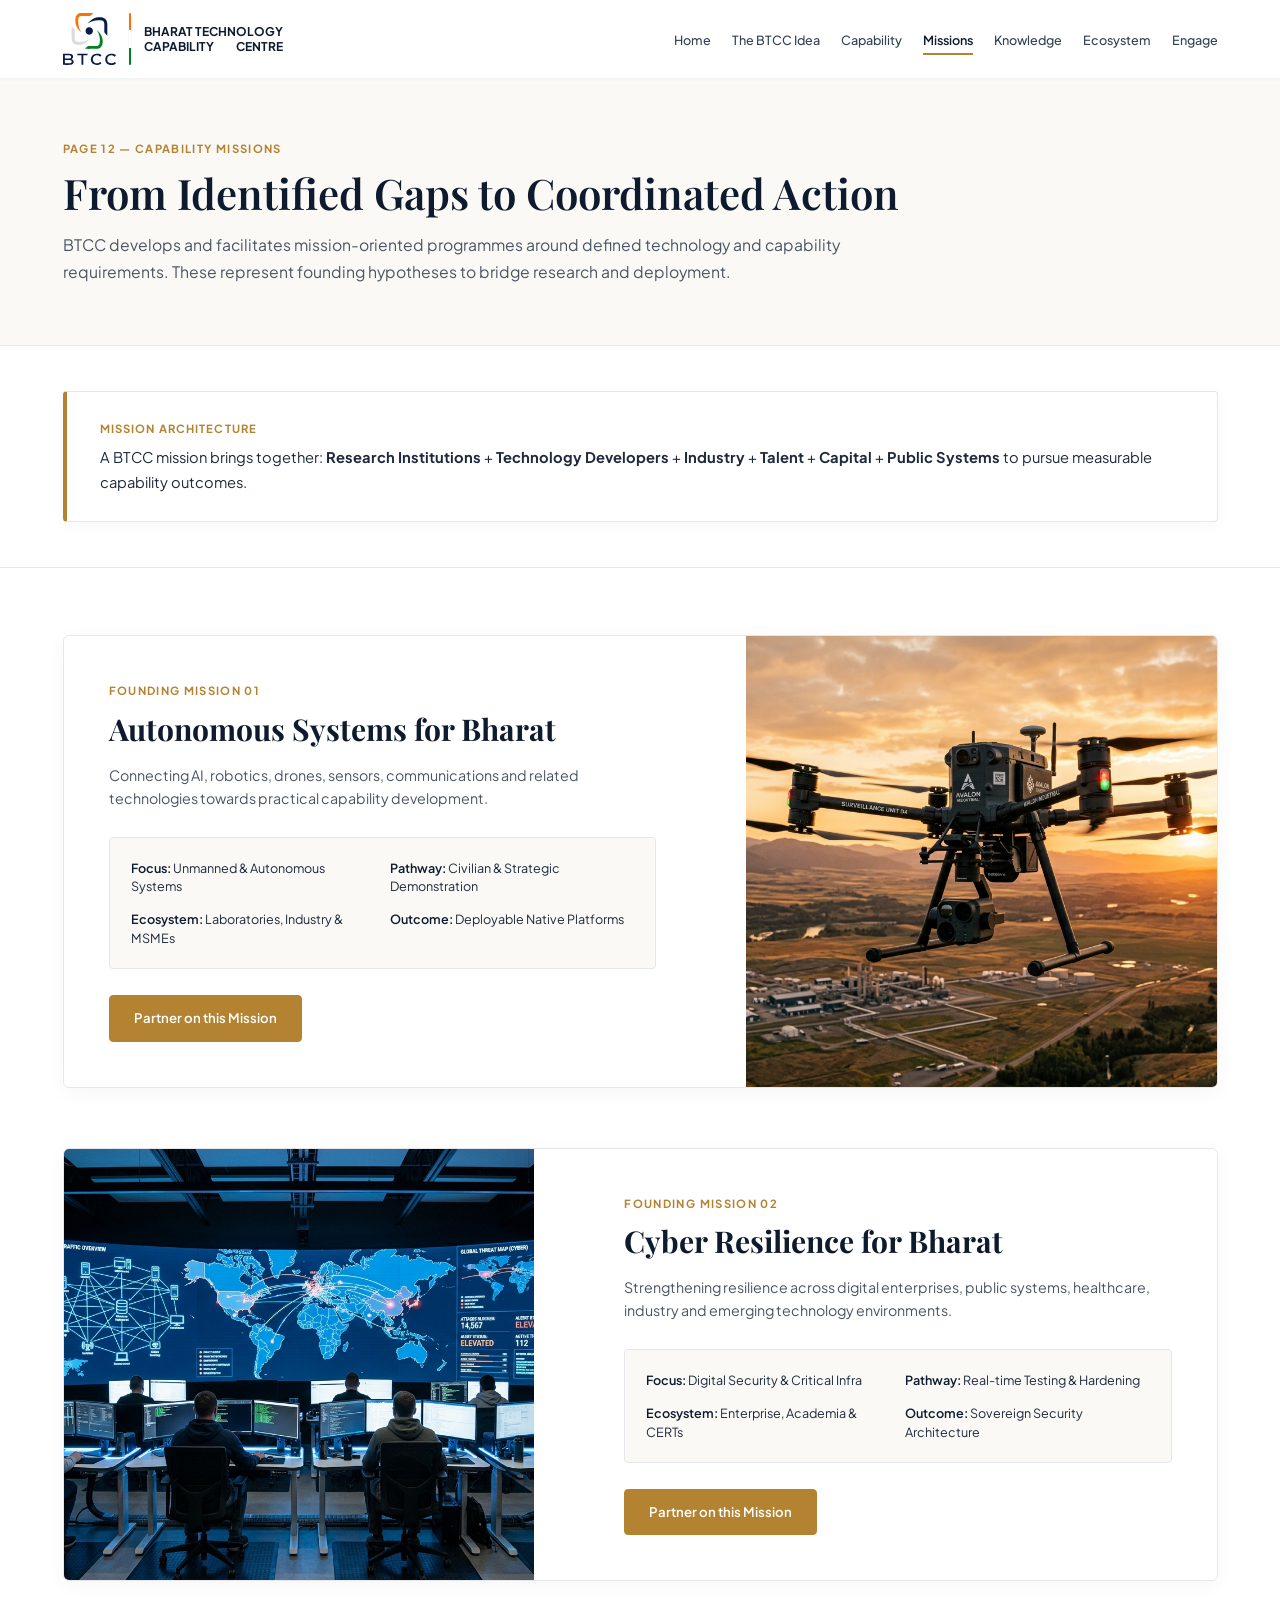
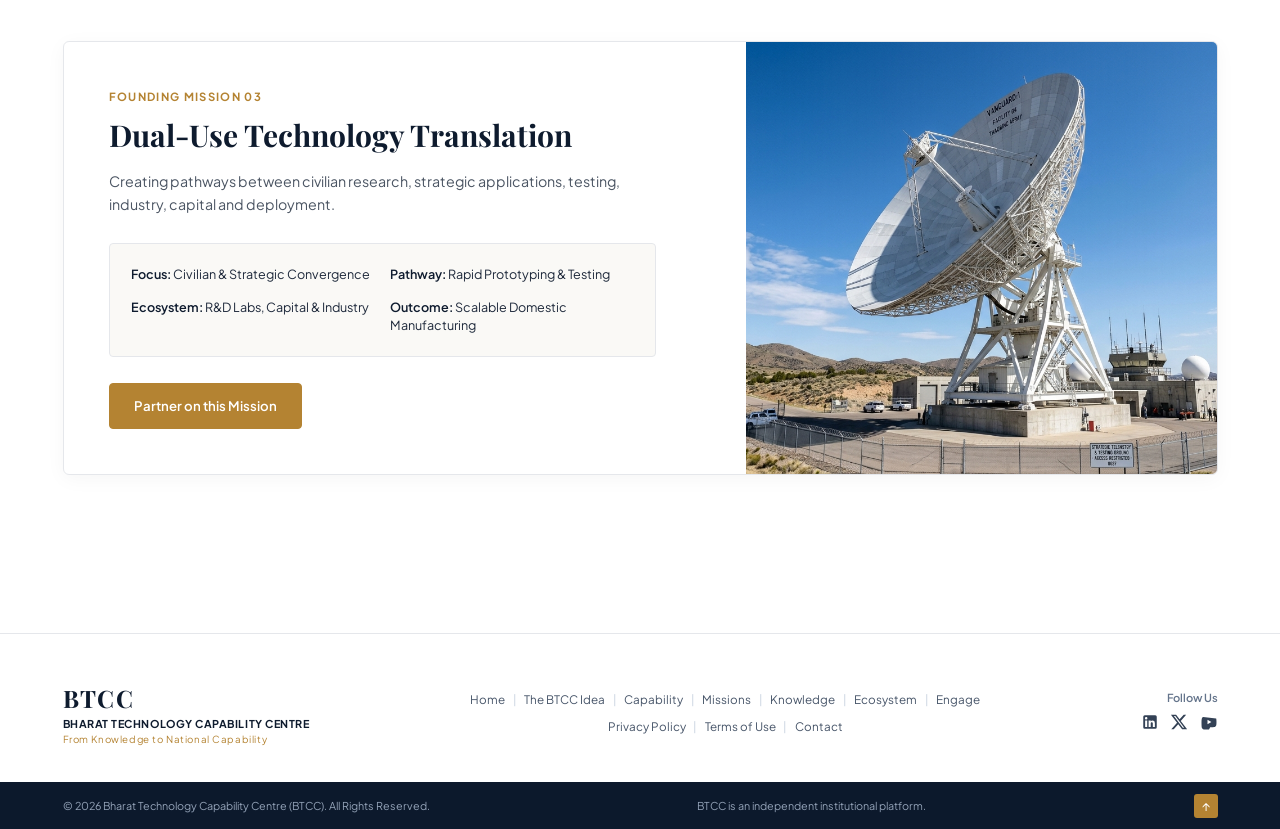
<file: missions.html>
<!DOCTYPE html>
<html lang="en">
<head>
  <meta charset="UTF-8">
  <meta name="viewport" content="width=device-width, initial-scale=1.0">
  <title>Capability Missions | Bharat Technology Capability Centre</title>
  
  <link rel="preconnect" href="https://fonts.googleapis.com">
  <link rel="preconnect" href="https://fonts.gstatic.com" crossorigin>
  <link href="https://fonts.googleapis.com/css2?family=Cinzel:wght@500;600;700&family=Playfair+Display:ital,wght@0,500;0,600;0,700;1,400&family=Plus+Jakarta+Sans:wght@300;400;500;600;700&display=swap" rel="stylesheet">
  
  <link rel="icon" type="image/svg+xml" href="favicon.svg">
  
  <link rel="stylesheet" href="common.css">
  <link rel="stylesheet" href="missions.css">
</head>
<body>

  <!-- Clean White Header matching reference -->
  <header class="theme-header" id="header">
    <div class="site-container header-layout">
      
      <!-- Brand Logo Left -->
      <a href="index.html" class="brand-box" aria-label="BTCC Home">
        <img src="assets/btcc-logo.svg" alt="BTCC Logo" class="brand-logo-img" />
        <div class="brand-divider"></div>
        <div class="brand-meta">
          <span class="meta-title">BHARAT TECHNOLOGY<br>CAPABILITY CENTRE</span>
        </div>
      </a>

      <!-- Center Navigation -->
      <nav class="center-nav" aria-label="Main Navigation">
        <ul class="nav-links-row">
          <li><a href="index.html" class="theme-nav-item">Home</a></li>
          <li><a href="idea.html" class="theme-nav-item">The BTCC Idea</a></li>
          <li><a href="capability.html" class="theme-nav-item">Capability</a></li>
          <li><a href="missions.html" class="theme-nav-item active">Missions</a></li>
          <li><a href="knowledge.html" class="theme-nav-item">Knowledge</a></li>
          <li><a href="ecosystem.html" class="theme-nav-item">Ecosystem</a></li>
          <li><a href="engage.html" class="theme-nav-item">Engage</a></li>
        </ul>
      </nav>

      <!-- Mobile Hamburger -->
      <button class="menu-hamburger" id="menu-hamburger" aria-label="Toggle menu">
        <span></span><span></span><span></span>
      </button>

    </div>
  </header>

  <!-- Mobile Drawer -->
  <div class="theme-mobile-drawer" id="mobile-drawer">
    <div class="drawer-header">
      <img src="assets/btcc-logo.svg" alt="BTCC Logo" class="drawer-logo-img" />
      <button class="drawer-close-btn" id="drawer-close" aria-label="Close menu">&times;</button>
    </div>
    <nav class="drawer-nav">
      <ul>
        <li><a href="index.html">Home</a></li>
        <li><a href="idea.html">The BTCC Idea</a></li>
        <li><a href="capability.html">Capability</a></li>
        <li><a href="missions.html" class="active">Missions</a></li>
        <li><a href="knowledge.html">Knowledge</a></li>
        <li><a href="ecosystem.html">Ecosystem</a></li>
        <li><a href="engage.html">Engage</a></li>
      </ul>
    </nav>
  </div>

  <main id="main-content">

    <!-- Page Header Intro -->
    <section class="missions-page-intro">
      <div class="site-container">
        <div class="section-title-wrapper" style="text-align: left; margin-bottom: 0;">
          <div class="pre-heading">PAGE 12 — CAPABILITY MISSIONS</div>
          <h1 class="main-heading" style="font-size: 2.8rem; margin-bottom: 0.8rem;">From Identified Gaps to Coordinated Action</h1>
          <p class="body-lead" style="max-width: 860px;">
            BTCC develops and facilitates mission-oriented programmes around defined technology and capability requirements. These represent founding hypotheses to bridge research and deployment.
          </p>
        </div>
      </div>
    </section>

    <!-- Mission Architecture Banner -->
    <section class="section-padded-sm" style="border-bottom: 1px solid var(--border-light);">
      <div class="site-container">
        <div class="mission-architecture-box">
          <div class="arch-tag">Mission Architecture</div>
          <p class="arch-desc">
            A BTCC mission brings together: <strong>Research Institutions</strong> + <strong>Technology Developers</strong> + <strong>Industry</strong> + <strong>Talent</strong> + <strong>Capital</strong> + <strong>Public Systems</strong> to pursue measurable capability outcomes.
          </p>
        </div>
      </div>
    </section>

    <!-- Founding Mission Themes -->
    <section class="section-padded">
      <div class="site-container">
        
        <!-- Mission 1: Autonomous Systems for Bharat -->
        <article class="mission-full-card">
          <div class="mission-card-body">
            <div class="pre-heading">FOUNDING MISSION 01</div>
            <h2 class="mission-heading">Autonomous Systems for Bharat</h2>
            <p class="mission-desc">
              Connecting AI, robotics, drones, sensors, communications and related technologies towards practical capability development.
            </p>
            <div class="mission-meta-grid">
              <div class="meta-item"><strong>Focus:</strong> Unmanned & Autonomous Systems</div>
              <div class="meta-item"><strong>Pathway:</strong> Civilian & Strategic Demonstration</div>
              <div class="meta-item"><strong>Ecosystem:</strong> Laboratories, Industry & MSMEs</div>
              <div class="meta-item"><strong>Outcome:</strong> Deployable Native Platforms</div>
            </div>
            <div>
              <a href="engage.html" class="theme-btn-primary">Partner on this Mission</a>
            </div>
          </div>
          <div class="mission-card-media">
            <img src="assets/mission_drone.jpg" alt="Autonomous Systems for Bharat">
          </div>
        </article>

        <!-- Mission 2: Cyber Resilience for Bharat -->
        <article class="mission-full-card reverse">
          <div class="mission-card-media">
            <img src="assets/mission_cyber.jpg" alt="Cyber Resilience for Bharat">
          </div>
          <div class="mission-card-body">
            <div class="pre-heading">FOUNDING MISSION 02</div>
            <h2 class="mission-heading">Cyber Resilience for Bharat</h2>
            <p class="mission-desc">
              Strengthening resilience across digital enterprises, public systems, healthcare, industry and emerging technology environments.
            </p>
            <div class="mission-meta-grid">
              <div class="meta-item"><strong>Focus:</strong> Digital Security & Critical Infra</div>
              <div class="meta-item"><strong>Pathway:</strong> Real-time Testing & Hardening</div>
              <div class="meta-item"><strong>Ecosystem:</strong> Enterprise, Academia & CERTs</div>
              <div class="meta-item"><strong>Outcome:</strong> Sovereign Security Architecture</div>
            </div>
            <div>
              <a href="engage.html" class="theme-btn-primary">Partner on this Mission</a>
            </div>
          </div>
        </article>

        <!-- Mission 3: Dual-Use Technology Translation -->
        <article class="mission-full-card">
          <div class="mission-card-body">
            <div class="pre-heading">FOUNDING MISSION 03</div>
            <h2 class="mission-heading">Dual-Use Technology Translation</h2>
            <p class="mission-desc">
              Creating pathways between civilian research, strategic applications, testing, industry, capital and deployment.
            </p>
            <div class="mission-meta-grid">
              <div class="meta-item"><strong>Focus:</strong> Civilian & Strategic Convergence</div>
              <div class="meta-item"><strong>Pathway:</strong> Rapid Prototyping & Testing</div>
              <div class="meta-item"><strong>Ecosystem:</strong> R&D Labs, Capital & Industry</div>
              <div class="meta-item"><strong>Outcome:</strong> Scalable Domestic Manufacturing</div>
            </div>
            <div>
              <a href="engage.html" class="theme-btn-primary">Partner on this Mission</a>
            </div>
          </div>
          <div class="mission-card-media">
            <img src="assets/mission_dual_use.jpg" alt="Dual-Use Technology Translation">
          </div>
        </article>

      </div>
    </section>

  </main>

  <!-- ================================================================= -->
  <!-- MASTER FOOTER matching reference design -->
  <!-- ================================================================= -->
  <footer class="theme-footer">
    
    <div class="site-container footer-main-body">
      
      <!-- Footer Brand Left -->
      <div class="footer-left-col">
        <div class="footer-logo">BTCC</div>
        <div class="footer-name">BHARAT TECHNOLOGY CAPABILITY CENTRE</div>
        <div class="footer-tag">From Knowledge to National Capability</div>
      </div>

      <!-- Footer Nav Center -->
      <div class="footer-center-col">
        <div class="footer-links-row-top">
          <a href="index.html">Home</a>
          <span class="sep">|</span>
          <a href="idea.html">The BTCC Idea</a>
          <span class="sep">|</span>
          <a href="capability.html">Capability</a>
          <span class="sep">|</span>
          <a href="missions.html">Missions</a>
          <span class="sep">|</span>
          <a href="knowledge.html">Knowledge</a>
          <span class="sep">|</span>
          <a href="ecosystem.html">Ecosystem</a>
          <span class="sep">|</span>
          <a href="engage.html">Engage</a>
        </div>
        <div class="footer-links-row-sub">
          <a href="#hero">Privacy Policy</a>
          <span class="sep">|</span>
          <a href="#hero">Terms of Use</a>
          <span class="sep">|</span>
          <a href="engage.html">Contact</a>
        </div>
      </div>

      <!-- Follow Us Right -->
      <div class="footer-right-col">
        <span class="follow-label">Follow Us</span>
        <div class="social-icons-row">
          <a href="#" aria-label="LinkedIn"><svg width="18" height="18" viewBox="0 0 24 24" fill="currentColor"><path d="M19 3a2 2 0 0 1 2 2v14a2 2 0 0 1-2 2H5a2 2 0 0 1-2-2V5a2 2 0 0 1 2-2h14m-.5 15.5v-5.3a3.26 3.26 0 0 0-3.26-3.26c-.85 0-1.84.52-2.28 1.3v-1.11h-2.79v8.37h2.79v-4.93c0-.77.62-1.4 1.39-1.4a1.4 1.4 0 0 1 1.4 1.4v4.93h2.75M6.88 8.56a1.68 1.68 0 0 0 1.68-1.68c0-.93-.75-1.69-1.68-1.69a1.69 1.69 0 0 0-1.69 1.69c0 .93.76 1.68 1.69 1.68m1.39 9.94v-8.37H5.5v8.37h2.77z"/></svg></a>
          <a href="#" aria-label="X"><svg width="18" height="18" viewBox="0 0 24 24" fill="currentColor"><path d="M18.244 2.25h3.308l-7.227 8.26 8.502 11.24H16.17l-5.214-6.817L4.99 21.75H1.68l7.73-8.835L1.254 2.25H8.08l4.713 6.231zm-1.161 17.52h1.833L7.084 4.126H5.117z"/></svg></a>
          <a href="#" aria-label="YouTube"><svg width="18" height="18" viewBox="0 0 24 24" fill="currentColor"><path d="M10 15l5.19-3L10 9v6m11.56-7.83c.13.47.22 1.1.28 1.9.07.8.1 1.49.1 2.09L22 12c0 2.19-.16 3.8-.44 4.83-.25.9-.83 1.48-1.73 1.73-.47.13-1.33.22-2.65.28-1.3.07-2.49.1-3.59.1L12 22c-4.19 0-6.8-.16-7.83-.44-.9-.25-1.48-.83-1.73-1.73-.13-.47-.22-1.1-.28-1.9-.07-.8-.1-1.49-.1-2.09L2 12c0-2.19.16-3.8.44-4.83.25-.9.83-1.48 1.73-1.73z"/></svg></a>
        </div>
      </div>

    </div>

    <!-- Dark Bottom Strip matching reference -->
    <div class="footer-dark-strip">
      <div class="site-container dark-strip-inner">
        <div class="copyright-tag">&copy; 2026 Bharat Technology Capability Centre (BTCC). All Rights Reserved.</div>
        <div class="disclaimer-tag">BTCC is an independent institutional platform.</div>
        <button id="back-top" class="scroll-up-btn" aria-label="Back to top">&uarr;</button>
      </div>
    </div>

  </footer>

  <script src="script.js"></script>
</body>
</html>
</file>
<file: common.css>
/* ==========================================================================
   BHARAT TECHNOLOGY CAPABILITY CENTRE (BTCC)
   common.css — Global Institutional Design System, Header, and Footer
   ========================================================================== */

:root {
  --primary-navy: #0e1b2e;
  --secondary-navy: #152744;
  --accent-gold: #b48332;
  --accent-gold-dark: #996c22;
  --accent-gold-light: #dfb265;
  
  --bg-page: #ffffff;
  --bg-soft-ivory: #faf9f6;
  --bg-card: #ffffff;
  --bg-dark-footer: #0c192c;

  --text-dark: #1e293b;
  --text-muted: #4b5563;
  --text-light-muted: #6b7280;
  --text-blue-link: #0284c7;

  --border-light: #e5e7eb;
  --border-subtle: #f0f2f5;

  --font-serif: 'Playfair Display', Georgia, serif;
  --font-display: 'Cinzel', 'Playfair Display', serif;
  --font-sans: 'Plus Jakarta Sans', -apple-system, BlinkMacSystemFont, 'Segoe UI', Roboto, sans-serif;

  --site-max-w: 1200px;
}

*, *::before, *::after {
  box-sizing: border-box;
  margin: 0;
  padding: 0;
}

html {
  font-size: 15px;
  scroll-behavior: smooth;
  -webkit-font-smoothing: antialiased;
}

body {
  font-family: var(--font-sans);
  color: var(--text-dark);
  background-color: var(--bg-page);
  line-height: 1.65;
  overflow-x: hidden;
}

a {
  color: inherit;
  text-decoration: none;
  transition: all 0.2s ease;
}

img {
  display: block;
  max-width: 100%;
}

ul, ol {
  list-style: none;
}

button {
  font-family: inherit;
  background: none;
  border: none;
  cursor: pointer;
}

/* --------------------------------------------------------------------------
   CSS PAGE TRANSITIONS (W3C View Transitions API + Universal Fallback)
   -------------------------------------------------------------------------- */

/* Native Cross-Document View Transitions (Chromium 126+, Modern Browsers) */
@view-transition {
  navigation: auto;
}

/* Custom View Transition Animations for Page Content */
::view-transition-old(root) {
  animation: 0.22s cubic-bezier(0.4, 0, 1, 1) both vtPageExit;
}

::view-transition-new(root) {
  animation: 0.28s cubic-bezier(0.16, 1, 0.3, 1) both vtPageEnter;
}

@keyframes vtPageExit {
  from {
    opacity: 1;
    transform: translateY(0);
  }
  to {
    opacity: 0;
    transform: translateY(-8px);
  }
}

@keyframes vtPageEnter {
  from {
    opacity: 0;
    transform: translateY(8px);
  }
  to {
    opacity: 1;
    transform: translateY(0);
  }
}

/* Universal Progressive Enhancement Fallback for All Browsers */
main {
  animation: pageFadeIn 0.35s cubic-bezier(0.16, 1, 0.3, 1) both;
}

@keyframes pageFadeIn {
  from {
    opacity: 0;
    transform: translateY(8px);
  }
  to {
    opacity: 1;
    transform: translateY(0);
  }
}

/* Smooth exit transition when navigating to an internal link */
body.page-is-leaving main {
  opacity: 0;
  transform: translateY(-8px);
  transition: opacity 0.18s cubic-bezier(0.4, 0, 1, 1), transform 0.18s cubic-bezier(0.4, 0, 1, 1);
}

/* Accessibility: Disable motion when user requests reduced motion */
@media (prefers-reduced-motion: reduce) {
  ::view-transition-group(*),
  ::view-transition-old(*),
  ::view-transition-new(*) {
    animation: none !important;
  }
  main,
  body.page-is-leaving main {
    animation: none !important;
    transition: none !important;
  }
}

.site-container {
  width: 100%;
  max-width: var(--site-max-w);
  margin-left: auto;
  margin-right: auto;
  padding-left: 1.5rem;
  padding-right: 1.5rem;
}

/* --------------------------------------------------------------------------
   TYPOGRAPHY & SECTION UTILITIES
   -------------------------------------------------------------------------- */
.section-padded {
  padding: 4.5rem 0;
}

.section-padded-sm {
  padding: 3rem 0;
}

.section-title-wrapper {
  text-align: center;
  margin-bottom: 2.5rem;
}

.pre-heading,
.section-tag,
.theme-section-tag {
  font-size: 0.75rem;
  font-weight: 700;
  letter-spacing: 0.12em;
  color: var(--accent-gold);
  text-transform: uppercase;
  margin-bottom: 0.65rem;
}

.main-heading {
  font-family: var(--font-serif);
  font-size: 2.25rem;
  font-weight: 600;
  color: var(--primary-navy);
  line-height: 1.25;
  margin-bottom: 1rem;
}

.body-lead {
  font-size: 1.05rem;
  line-height: 1.7;
  color: var(--text-muted);
}

.body-desc {
  font-size: 0.95rem;
  line-height: 1.65;
  color: var(--text-muted);
}

.underlined-title {
  display: inline-block;
  position: relative;
  padding-bottom: 4px;
}

.underlined-title::after {
  content: "";
  position: absolute;
  bottom: 0;
  left: 0;
  width: 100%;
  height: 2px;
  background-color: var(--accent-gold);
}

/* Buttons */
.theme-btn-primary,
.btn-theme-gold {
  background-color: var(--accent-gold);
  color: #ffffff !important;
  padding: 0.75rem 1.6rem;
  font-size: 0.88rem;
  font-weight: 600;
  border-radius: 4px;
  display: inline-flex;
  align-items: center;
  justify-content: center;
  gap: 6px;
  border: 1px solid var(--accent-gold);
  cursor: pointer;
  transition: all 0.2s ease;
}

.theme-btn-primary:hover,
.btn-theme-gold:hover {
  background-color: var(--accent-gold-dark);
  border-color: var(--accent-gold-dark);
}

.theme-btn-secondary,
.btn-theme-outline {
  background-color: transparent;
  color: var(--primary-navy);
  border: 1px solid #94a3b8;
  padding: 0.75rem 1.6rem;
  font-size: 0.88rem;
  font-weight: 600;
  border-radius: 4px;
  display: inline-flex;
  align-items: center;
  justify-content: center;
  gap: 6px;
  cursor: pointer;
  transition: all 0.2s ease;
}

.theme-btn-secondary:hover,
.btn-theme-outline:hover {
  border-color: var(--primary-navy);
  color: var(--primary-navy);
}

/* --------------------------------------------------------------------------
   INSTITUTIONAL HEADER
   -------------------------------------------------------------------------- */
.theme-header {
  background-color: #ffffff;
  border-bottom: 1px solid #f1f5f9;
  position: sticky;
  top: 0;
  z-index: 100;
  box-shadow: 0 1px 4px rgba(0, 0, 0, 0.03);
  view-transition-name: main-site-header;
}

.header-layout {
  display: flex;
  align-items: center;
  justify-content: space-between;
  height: 78px;
}

.brand-box {
  display: flex;
  align-items: center;
  gap: 0.85rem;
  height: 52px;
}

.brand-logo-img {
  height: 52px;
  width: auto;
  max-width: 100%;
  object-fit: contain;
  display: block;
}

.brand-divider {
  width: 2px;
  min-width: 2px;
  height: 52px;
  background: linear-gradient(
    to bottom,
    #f67504 0%,
    #f67504 33.33%,
    #ffffff 33.33%,
    #ffffff 66.66%,
    #028126 66.66%,
    #028126 100%
  );
  box-shadow: 0 0 1px rgba(0, 0, 0, 0.25);
  border-radius: 1px;
  display: block;
}

.drawer-logo-img {
  height: 48px;
  width: auto;
  object-fit: contain;
  display: block;
}

.brand-monogram {
  font-family: var(--font-serif);
  font-size: 1.75rem;
  font-weight: 700;
  letter-spacing: 0.06em;
  color: var(--primary-navy);
  line-height: 1;
}

.brand-meta {
  display: flex;
  flex-direction: column;
  justify-content: center;
  width: max-content;
}

.meta-title {
  display: block;
  width: 100%;
  font-size: 0.8rem;
  font-weight: 700;
  color: var(--primary-navy);
  line-height: 1.25;
  text-align: justify;
  text-align-last: justify;
  text-justify: inter-character;
}

.meta-sub {
  font-size: 0.62rem;
  color: var(--accent-gold);
  letter-spacing: 0.08em;
  font-weight: 600;
}

.center-nav {
  display: flex;
  align-items: center;
}

.nav-links-row {
  display: flex;
  align-items: center;
  gap: 1.4rem;
  list-style: none;
}

.theme-nav-item {
  font-size: 0.84rem;
  font-weight: 500;
  color: #334155;
  padding: 0.5rem 0;
  position: relative;
}

.theme-nav-item:hover {
  color: var(--primary-navy);
}

.theme-nav-item.active {
  color: var(--primary-navy);
  font-weight: 600;
}

.theme-nav-item.active::after {
  content: "";
  position: absolute;
  bottom: 0;
  left: 0;
  right: 0;
  height: 2px;
  background-color: var(--accent-gold);
}

.menu-hamburger {
  display: none;
  flex-direction: column;
  gap: 4px;
  padding: 6px;
}

.menu-hamburger span {
  width: 22px;
  height: 2px;
  background-color: #334155;
}

/* Mobile Drawer */
.theme-mobile-drawer {
  position: fixed;
  inset: 0;
  z-index: 200;
  background-color: #ffffff;
  display: flex;
  flex-direction: column;
  padding: 1.5rem;
  transform: translateX(100%);
  transition: transform 0.25s ease;
  overflow-y: auto;
}

.theme-mobile-drawer.open {
  transform: translateX(0);
}

.drawer-header {
  display: flex;
  align-items: center;
  justify-content: space-between;
  border-bottom: 1px solid var(--border-light);
  padding-bottom: 1rem;
  margin-bottom: 1rem;
}

.drawer-logo {
  font-family: var(--font-serif);
  font-size: 1.5rem;
  font-weight: 700;
  color: var(--primary-navy);
}

.drawer-close {
  font-size: 1.8rem;
  color: #334155;
  cursor: pointer;
}

.drawer-nav {
  display: flex;
  flex-direction: column;
  gap: 1rem;
}

.drawer-nav a {
  font-size: 1rem;
  font-weight: 500;
  color: #334155;
}

.drawer-nav a.active {
  color: var(--accent-gold);
  font-weight: 700;
}

/* --------------------------------------------------------------------------
   MASTER FOOTER
   -------------------------------------------------------------------------- */
.theme-footer {
  background-color: #ffffff;
  border-top: 1px solid var(--border-light);
  margin-top: 2rem;
  padding-top: 45px;
}

.footer-main-body {
  display: flex;
  align-items: center;
  justify-content: space-between;
  flex-wrap: wrap;
  gap: 2rem;
  padding-bottom: 35px;
}

.footer-left-col {
  display: flex;
  flex-direction: column;
}

.footer-logo {
  font-family: var(--font-serif);
  font-size: 1.6rem;
  font-weight: 700;
  color: var(--primary-navy);
  letter-spacing: 0.06em;
}

.footer-name {
  font-size: 0.72rem;
  font-weight: 700;
  color: var(--primary-navy);
  letter-spacing: 0.05em;
  line-height: 1.2;
}

.footer-tag {
  font-size: 0.65rem;
  color: var(--accent-gold);
  letter-spacing: 0.06em;
}

.footer-center-col {
  display: flex;
  flex-direction: column;
  align-items: center;
  gap: 0.5rem;
  font-size: 0.78rem;
  color: #475569;
}

.footer-links-row-top,
.footer-links-row-sub {
  display: flex;
  align-items: center;
  flex-wrap: wrap;
  gap: 0.5rem;
}

.footer-center-col a:hover {
  color: var(--primary-navy);
}

.footer-center-col .sep {
  color: #cbd5e1;
}

.footer-right-col {
  display: flex;
  flex-direction: column;
  align-items: flex-end;
  gap: 0.4rem;
}

.follow-label {
  font-size: 0.74rem;
  font-weight: 600;
  color: #64748b;
}

.social-icons-row {
  display: flex;
  align-items: center;
  gap: 0.75rem;
  color: #334155;
}

.social-icons-row a:hover {
  color: var(--accent-gold);
}

/* Dark Bottom Strip */
.footer-dark-strip {
  background-color: var(--bg-dark-footer);
  color: #94a3b8;
  padding: 0.75rem 0;
  font-size: 0.72rem;
}

.dark-strip-inner {
  display: flex;
  align-items: center;
  justify-content: space-between;
}

.scroll-up-btn {
  background-color: var(--accent-gold);
  color: #ffffff;
  border-radius: 3px;
  width: 24px;
  height: 24px;
  display: inline-flex;
  align-items: center;
  justify-content: center;
  font-size: 0.85rem;
  cursor: pointer;
}

/* Responsive Header & Footer */
@media (max-width: 900px) {
  .center-nav {
    display: none;
  }
  .menu-hamburger {
    display: flex;
  }
  .footer-main-body {
    flex-direction: column;
    align-items: flex-start;
  }
  .footer-right-col {
    align-items: flex-start;
  }
}

@media (max-width: 600px) {
  .dark-strip-inner {
    flex-direction: column;
    gap: 0.5rem;
    align-items: flex-start;
  }
}
</file>
<file: home.css>
/* ==========================================================================
   home.css — Styles for BTCC Home Page (index.html)
   ========================================================================== */

/* --------------------------------------------------------------------------
   01. HERO SECTION (India Gate Visual)
   -------------------------------------------------------------------------- */
.theme-hero {
  background-color: #ffffff;
  padding-top: 45px;
  padding-bottom: 50px;
}

.hero-split-grid {
  display: grid;
  grid-template-columns: 1.15fr 0.85fr;
  gap: 2.5rem;
  align-items: center;
}

.hero-title-main {
  font-family: var(--font-serif);
  font-size: clamp(2.3rem, 3.6vw, 3.1rem);
  font-weight: 600;
  line-height: 1.2;
  color: var(--primary-navy);
  margin-bottom: 1.4rem;
}

.title-line-underlined {
  display: inline-block;
  position: relative;
  padding-bottom: 4px;
}

.title-line-underlined::after {
  content: "";
  position: absolute;
  bottom: 0;
  left: 0;
  width: 100%;
  height: 2px;
  background-color: var(--accent-gold);
}

.title-line-second {
  display: block;
}

.hero-theme-subtitle {
  font-family: var(--font-serif);
  font-size: 1.25rem;
  font-weight: 500;
  color: var(--primary-navy);
  margin-bottom: 0.6rem;
}

.hero-theme-verbs {
  font-size: 0.88rem;
  font-weight: 500;
  color: #64748b;
  margin-bottom: 1.25rem;
}

.hero-theme-copy {
  font-size: 0.96rem;
  line-height: 1.7;
  color: var(--text-muted);
  max-width: 540px;
  margin-bottom: 2rem;
}

.hero-theme-buttons {
  display: flex;
  align-items: center;
  gap: 1rem;
}

.hero-visual-col {
  position: relative;
}

.hero-image-frame {
  position: relative;
  border-radius: 6px;
  overflow: hidden;
  box-shadow: 0 10px 30px rgba(0, 0, 0, 0.08);
}

.hero-image-frame img {
  width: 100%;
  height: auto;
  display: block;
}

.stat-overlay-card {
  position: absolute;
  bottom: -20px;
  left: 30px;
  background-color: #ffffff;
  border-radius: 4px;
  box-shadow: 0 8px 24px rgba(0, 0, 0, 0.12);
  display: flex;
  align-items: center;
  gap: 1rem;
  padding: 1rem 1.4rem;
  border: 1px solid var(--border-light);
}

.stat-gold-badge {
  background-color: var(--accent-gold);
  color: #ffffff;
  width: 38px;
  height: 38px;
  border-radius: 50%;
  display: flex;
  align-items: center;
  justify-content: center;
}

.stat-content {
  display: flex;
  flex-direction: column;
}

.stat-sub-text {
  font-size: 0.58rem;
  font-weight: 700;
  letter-spacing: 0.06em;
  color: #64748b;
  line-height: 1.2;
}

.stat-year-number {
  font-family: var(--font-serif);
  font-size: 2.2rem;
  font-weight: 700;
  color: var(--accent-gold);
  line-height: 1;
  margin-top: 2px;
}

/* --------------------------------------------------------------------------
   02. SIX ICON PILLARS STRIP
   -------------------------------------------------------------------------- */
.pillars-strip-section {
  padding-bottom: 45px;
}

.pillars-strip-card {
  background-color: #ffffff;
  border: 1px solid var(--border-light);
  border-radius: 6px;
  box-shadow: 0 4px 18px rgba(0, 0, 0, 0.04);
  display: grid;
  grid-template-columns: repeat(6, 1fr);
  padding: 1.5rem 0.5rem;
}

.strip-node {
  display: flex;
  flex-direction: column;
  align-items: center;
  text-align: center;
  padding: 0 0.75rem;
  border-right: 1px solid #f1f5f9;
}

.strip-node:last-child {
  border-right: none;
}

.node-icon {
  color: var(--primary-navy);
  margin-bottom: 0.65rem;
}

.node-caption {
  font-size: 0.78rem;
  font-weight: 600;
  color: #334155;
  line-height: 1.35;
}

/* --------------------------------------------------------------------------
   03. THE BTCC IDEA SECTION
   -------------------------------------------------------------------------- */
.theme-idea-section {
  padding-top: 45px;
  padding-bottom: 55px;
  border-top: 1px solid #f1f5f9;
}

.idea-split-grid {
  display: grid;
  grid-template-columns: 1fr 1fr;
  gap: 3.5rem;
  align-items: center;
}

.idea-heading {
  font-family: var(--font-serif);
  font-size: 2rem;
  font-weight: 600;
  color: var(--primary-navy);
  line-height: 1.25;
  margin-bottom: 1.25rem;
}

.idea-heading-underlined {
  display: inline-block;
  position: relative;
  padding-bottom: 2px;
}

.idea-heading-underlined::after {
  content: "";
  position: absolute;
  bottom: 0;
  left: 0;
  width: 100%;
  height: 2px;
  background-color: var(--accent-gold);
}

.idea-description {
  font-size: 0.94rem;
  line-height: 1.7;
  color: var(--text-muted);
  margin-bottom: 1.5rem;
}

.link-know-more {
  display: inline-flex;
  align-items: center;
  gap: 4px;
  font-size: 0.88rem;
  font-weight: 600;
  color: var(--text-blue-link);
}

.link-know-more:hover {
  text-decoration: underline;
}

.observatory-wrapper {
  position: relative;
  border-radius: 8px;
  overflow: hidden;
  box-shadow: 0 8px 24px rgba(0, 0, 0, 0.08);
}

.observatory-img {
  width: 100%;
  height: auto;
  display: block;
}

.observatory-labels-card {
  position: absolute;
  top: 24px;
  right: 24px;
  display: flex;
  align-items: center;
  gap: 0.85rem;
  background: rgba(255, 255, 255, 0.94);
  backdrop-filter: blur(4px);
  padding: 1.1rem 1.25rem;
  border-radius: 4px;
  box-shadow: 0 4px 14px rgba(0, 0, 0, 0.1);
}

.labels-gold-line {
  width: 1.5px;
  height: 80px;
  background-color: var(--accent-gold);
}

.labels-list {
  display: flex;
  flex-direction: column;
  gap: 4px;
  font-size: 0.65rem;
  font-weight: 700;
  letter-spacing: 0.08em;
  color: var(--primary-navy);
}

/* --------------------------------------------------------------------------
   04. WHY CAPABILITY MATTERS & CHAIN
   -------------------------------------------------------------------------- */
.theme-capability-matters {
  padding-top: 45px;
  padding-bottom: 55px;
  border-top: 1px solid #f1f5f9;
}

.matters-split-grid {
  display: grid;
  grid-template-columns: 0.85fr 1.15fr;
  gap: 3rem;
  align-items: center;
}

.matters-statement {
  font-size: 0.94rem;
  line-height: 1.65;
  color: var(--text-muted);
  margin: 0.5rem 0 1.25rem 0;
}

.capability-chain-row {
  display: flex;
  align-items: center;
  justify-content: space-between;
  gap: 0.4rem;
  overflow-x: auto;
  padding-bottom: 0.5rem;
}

.chain-circle-item {
  display: flex;
  flex-direction: column;
  align-items: center;
  gap: 0.5rem;
  text-align: center;
  min-width: 72px;
}

.circle-badge {
  width: 48px;
  height: 48px;
  border-radius: 50%;
  border: 1px solid #bfdbfe;
  background-color: #eff6ff;
  display: flex;
  align-items: center;
  justify-content: center;
  transition: all 0.2s;
}

.chain-circle-item:hover .circle-badge {
  border-color: #3b82f6;
  background-color: #dbeafe;
}

.circle-label {
  font-size: 0.74rem;
  font-weight: 600;
  color: #334155;
  line-height: 1.2;
}

.chain-chevron {
  color: #94a3b8;
  font-weight: 600;
  font-size: 0.85rem;
  margin-bottom: 1.2rem;
}

/* --------------------------------------------------------------------------
   05. 2047 TECHNOLOGY IMPERATIVE BANNER (Mountain Panorama)
   -------------------------------------------------------------------------- */
.theme-imperative-banner {
  position: relative;
  background-size: cover;
  background-position: center;
  padding: 60px 0;
  color: #ffffff;
}

.banner-dark-overlay {
  position: absolute;
  inset: 0;
  background: linear-gradient(90deg, rgba(14, 27, 46, 0.88) 0%, rgba(14, 27, 46, 0.65) 60%, rgba(14, 27, 46, 0.88) 100%);
}

.imperative-banner-content {
  position: relative;
  z-index: 2;
  display: grid;
  grid-template-columns: 1fr 1.15fr 0.85fr;
  gap: 2.5rem;
  align-items: center;
}

.banner-tag {
  font-size: 0.72rem;
  font-weight: 700;
  letter-spacing: 0.12em;
  color: var(--accent-gold-light);
  margin-bottom: 0.65rem;
}

.banner-heading {
  font-family: var(--font-serif);
  font-size: 1.75rem;
  font-weight: 600;
  line-height: 1.3;
  color: #ffffff;
}

.banner-center-card {
  display: flex;
  align-items: stretch;
  background: rgba(14, 27, 46, 0.65);
  backdrop-filter: blur(8px);
  border: 1px solid rgba(255, 255, 255, 0.12);
  border-radius: 4px;
  overflow: hidden;
}

.card-gold-accent {
  width: 4px;
  background-color: var(--accent-gold);
}

.card-text-inner {
  padding: 1.4rem 1.6rem;
}

.card-text-inner p {
  font-size: 0.88rem;
  line-height: 1.6;
  color: #f1f5f9;
  margin-bottom: 0.75rem;
}

.banner-know-more {
  display: inline-flex;
  align-items: center;
  gap: 4px;
  font-size: 0.82rem;
  font-weight: 600;
  color: #ffffff;
}

.banner-right-stat {
  display: flex;
  align-items: center;
  gap: 1.5rem;
  justify-content: flex-end;
}

.stat-vertical-sep {
  width: 1px;
  height: 70px;
  background-color: rgba(255, 255, 255, 0.25);
}

.big-2047 {
  font-family: var(--font-serif);
  font-size: 3.4rem;
  font-weight: 700;
  color: #ffffff;
  line-height: 1;
}

.sub-2047 {
  font-size: 0.68rem;
  font-weight: 700;
  letter-spacing: 0.1em;
  color: #e2e8f0;
  margin-top: 4px;
}

/* --------------------------------------------------------------------------
   06. CAPABILITY FRONTIERS (8 Horizontal Cards matching reference)
   -------------------------------------------------------------------------- */
.theme-frontiers-section {
  padding-top: 55px;
  padding-bottom: 55px;
  background-color: #ffffff;
}

.section-title-row {
  display: flex;
  align-items: baseline;
  justify-content: space-between;
  margin-bottom: 1.75rem;
}

.section-main-title {
  font-family: var(--font-display);
  font-size: 1.25rem;
  font-weight: 700;
  letter-spacing: 0.06em;
  color: var(--primary-navy);
}

.section-main-subtitle {
  font-size: 0.88rem;
  color: #64748b;
  margin-top: 2px;
}

.view-all-link {
  font-size: 0.82rem;
  font-weight: 600;
  color: var(--text-blue-link);
}

.frontiers-scroll-grid {
  display: grid;
  grid-template-columns: repeat(4, 1fr);
  gap: 1.25rem;
}

.frontier-thumb-card {
  background-color: #ffffff;
  border: 1px solid var(--border-light);
  border-radius: 6px;
  overflow: hidden;
  transition: all 0.2s;
  box-shadow: 0 2px 8px rgba(0, 0, 0, 0.03);
}

.frontier-thumb-card:hover {
  transform: translateY(-3px);
  box-shadow: 0 8px 20px rgba(0, 0, 0, 0.08);
  border-color: #cbd5e1;
}

.thumb-frame {
  height: 130px;
  overflow: hidden;
}

.thumb-frame img {
  width: 100%;
  height: 100%;
  object-fit: cover;
  transition: transform 0.3s;
}

.frontier-thumb-card:hover .thumb-frame img {
  transform: scale(1.04);
}

.thumb-title {
  display: flex;
  align-items: center;
  justify-content: space-between;
  padding: 0.85rem 1rem;
  font-size: 0.78rem;
  font-weight: 600;
  color: var(--primary-navy);
  line-height: 1.35;
}

.thumb-title .arr {
  color: var(--text-blue-link);
  font-size: 0.95rem;
  margin-left: 6px;
}

/* --------------------------------------------------------------------------
   07. CAPABILITY MISSIONS (3 Photo Cards matching reference)
   -------------------------------------------------------------------------- */
.theme-missions-section {
  padding-top: 55px;
  padding-bottom: 60px;
  background-color: #ffffff;
}

.missions-trio-grid {
  display: grid;
  grid-template-columns: repeat(3, 1fr);
  gap: 1.5rem;
}

.mission-large-card {
  background-color: #ffffff;
  border: 1px solid var(--border-light);
  border-radius: 6px;
  overflow: hidden;
  box-shadow: 0 4px 14px rgba(0, 0, 0, 0.04);
  transition: all 0.2s;
}

.mission-large-card:hover {
  transform: translateY(-4px);
  box-shadow: 0 10px 24px rgba(0, 0, 0, 0.08);
}

.mission-card-image {
  height: 170px;
  overflow: hidden;
}

.mission-card-image img {
  width: 100%;
  height: 100%;
  object-fit: cover;
}

.mission-card-content {
  padding: 1.5rem 1.4rem;
  position: relative;
}

.mission-card-title {
  font-family: var(--font-serif);
  font-size: 1.18rem;
  font-weight: 600;
  color: var(--primary-navy);
  margin-bottom: 0.6rem;
  line-height: 1.35;
}

.mission-card-text {
  font-size: 0.85rem;
  line-height: 1.6;
  color: var(--text-muted);
  margin-bottom: 1rem;
}

.mission-card-arrow {
  color: #3b82f6;
  font-size: 1.1rem;
  font-weight: 600;
  text-align: right;
}

/* --------------------------------------------------------------------------
   08. FOUR FEATURE CARDS GRID (Bottom White Cards)
   -------------------------------------------------------------------------- */
.theme-four-features-section {
  padding-top: 45px;
  padding-bottom: 50px;
  background-color: #ffffff;
}

.four-features-grid {
  display: grid;
  grid-template-columns: repeat(4, 1fr);
  gap: 1.25rem;
}

.feature-box {
  background-color: #ffffff;
  border: 1px solid var(--border-light);
  border-radius: 6px;
  padding: 1.75rem 1.4rem;
  box-shadow: 0 2px 10px rgba(0, 0, 0, 0.02);
  display: flex;
  flex-direction: column;
  justify-content: space-between;
}

.feature-icon {
  margin-bottom: 1rem;
}

.feature-title {
  font-family: var(--font-serif);
  font-size: 1.15rem;
  font-weight: 600;
  color: var(--primary-navy);
  line-height: 1.3;
  margin-bottom: 0.65rem;
}

.feature-desc {
  font-size: 0.84rem;
  color: var(--text-muted);
  line-height: 1.55;
  margin-bottom: 1.25rem;
}

.feature-link {
  font-size: 0.82rem;
  font-weight: 600;
  color: var(--text-blue-link);
}

.feature-link:hover {
  text-decoration: underline;
}

/* Engagement Anchor Section */
.engage-anchor-section {
  padding-bottom: 50px;
}

.engage-anchor-card {
  background-color: var(--bg-soft-ivory);
  border: 1px solid var(--border-light);
  border-radius: 6px;
  padding: 1.5rem 2rem;
  text-align: center;
}

.engage-anchor-title {
  font-family: var(--font-display);
  font-size: 1rem;
  font-weight: 700;
  color: var(--primary-navy);
  margin-bottom: 0.4rem;
}

.engage-anchor-sub {
  font-size: 0.82rem;
  color: #64748b;
}

/* --------------------------------------------------------------------------
   09. HOME RESPONSIVE DESIGN
   -------------------------------------------------------------------------- */
@media (max-width: 1100px) {
  .frontiers-scroll-grid {
    grid-template-columns: repeat(2, 1fr);
  }
  .four-features-grid {
    grid-template-columns: repeat(2, 1fr);
  }
  .imperative-banner-content {
    grid-template-columns: 1fr;
    gap: 1.5rem;
  }
  .banner-right-stat {
    justify-content: flex-start;
  }
}

@media (max-width: 900px) {
  .hero-split-grid,
  .idea-split-grid,
  .matters-split-grid {
    grid-template-columns: 1fr;
    gap: 2rem;
  }
  .pillars-strip-card {
    grid-template-columns: repeat(3, 1fr);
    gap: 1.5rem 0;
  }
  .strip-node:nth-child(3) {
    border-right: none;
  }
  .missions-trio-grid {
    grid-template-columns: 1fr;
  }
}

@media (max-width: 600px) {
  .pillars-strip-card {
    grid-template-columns: repeat(2, 1fr);
  }
  .strip-node {
    border-right: none !important;
  }
  .frontiers-scroll-grid,
  .four-features-grid {
    grid-template-columns: 1fr;
  }
}
</file>
<file: capability.css>
/* ==========================================================================
   capability.css — Styles for Capability Landing Page (capability.html)
   ========================================================================== */

/* Page Header Banner */
.capability-page-intro {
  background-color: var(--bg-soft-ivory);
  border-bottom: 1px solid var(--border-light);
  padding: 4rem 0;
}

/* 5 Pillars Grid */
.pillars-five-grid {
  display: grid;
  grid-template-columns: repeat(auto-fit, minmax(320px, 1fr));
  gap: 1.5rem;
  margin-top: 2.5rem;
}

.pillar-panel-card {
  background: #ffffff;
  border: 1px solid var(--border-light);
  border-top: 3px solid var(--accent-gold);
  padding: 2.2rem 1.8rem;
  border-radius: 6px;
  box-shadow: 0 2px 10px rgba(0, 0, 0, 0.02);
  display: flex;
  flex-direction: column;
  justify-content: space-between;
  transition: all 0.2s ease;
}

.pillar-panel-card:hover {
  transform: translateY(-4px);
  box-shadow: 0 10px 24px rgba(0, 0, 0, 0.07);
  border-color: #cbd5e1;
  border-top-color: var(--accent-gold);
}

.panel-label {
  color: var(--accent-gold);
  font-size: 0.74rem;
  font-weight: 700;
  letter-spacing: 0.08em;
  margin-bottom: 0.5rem;
}

.panel-title {
  font-family: var(--font-serif);
  font-size: 1.35rem;
  color: var(--primary-navy);
  margin-bottom: 0.75rem;
  line-height: 1.3;
}

.panel-desc {
  font-size: 0.88rem;
  color: var(--text-muted);
  line-height: 1.6;
  margin-bottom: 1.25rem;
}

.panel-footer-tag {
  font-size: 0.78rem;
  font-weight: 600;
  color: var(--accent-gold-dark);
  padding-top: 0.75rem;
  border-top: 1px solid #f1f5f9;
}

/* 7-Stage Operating Cycle */
.cycle-section {
  background-color: var(--bg-soft-ivory);
  border-top: 1px solid var(--border-light);
  border-bottom: 1px solid var(--border-light);
}

.stages-seven-grid {
  display: grid;
  grid-template-columns: repeat(auto-fit, minmax(280px, 1fr));
  gap: 1.5rem;
  margin-top: 2.5rem;
}

.stage-step-card {
  background: #ffffff;
  padding: 1.6rem 1.4rem;
  border-radius: 6px;
  border: 1px solid var(--border-light);
  box-shadow: 0 2px 8px rgba(0, 0, 0, 0.02);
  transition: all 0.2s ease;
}

.stage-step-card:hover {
  transform: translateY(-3px);
  box-shadow: 0 8px 18px rgba(0, 0, 0, 0.05);
  border-color: #cbd5e1;
}

.stage-num {
  font-size: 0.75rem;
  font-weight: 700;
  color: var(--accent-gold);
  letter-spacing: 0.06em;
}

.stage-name {
  font-size: 1.1rem;
  font-weight: 700;
  color: var(--primary-navy);
  margin: 0.4rem 0 0.5rem;
  letter-spacing: 0.04em;
}

.stage-desc {
  font-size: 0.85rem;
  color: var(--text-muted);
  line-height: 1.55;
  margin: 0;
}

/* Capability Assessment Pathway */
.pathway-box {
  background: #ffffff;
  border: 1px solid var(--border-light);
  padding: 3rem 2.5rem;
  border-radius: 6px;
  max-width: 1000px;
  margin: 2rem auto 0;
  box-shadow: 0 4px 20px rgba(0, 0, 0, 0.03);
}

.pathway-flow {
  font-family: var(--font-serif);
  font-size: 1.15rem;
  color: var(--primary-navy);
  line-height: 2.2;
  display: flex;
  flex-wrap: wrap;
  align-items: center;
  justify-content: center;
  gap: 0.5rem;
}

.pathway-step {
  font-weight: 600;
}

.pathway-step.highlight {
  color: var(--accent-gold);
  font-weight: 700;
}

.pathway-arrow {
  color: #94a3b8;
  font-family: sans-serif;
  margin: 0 0.25rem;
}

.pathway-quote {
  font-size: 0.88rem;
  color: var(--text-muted);
  margin-top: 1.5rem;
  margin-bottom: 0;
  line-height: 1.6;
}

/* Responsive */
@media (max-width: 900px) {
  .pathway-box {
    padding: 2rem 1.5rem;
  }
}
</file>
<file: ecosystem.css>
/* ==========================================================================
   ecosystem.css — Styles for The Capability Ecosystem Page (ecosystem.html)
   ========================================================================== */

/* Page Header Banner */
.ecosystem-page-intro {
  background-color: var(--bg-soft-ivory);
  border-bottom: 1px solid var(--border-light);
  padding: 4rem 0;
}

/* 6 Ecosystem Dimensions Grid */
.dimensions-six-grid {
  display: grid;
  grid-template-columns: repeat(auto-fit, minmax(320px, 1fr));
  gap: 1.5rem;
  margin-top: 2.5rem;
}

.dimension-card {
  background: #ffffff;
  border: 1px solid var(--border-light);
  border-top: 3px solid var(--accent-gold);
  padding: 2.2rem 1.8rem;
  border-radius: 6px;
  box-shadow: 0 2px 10px rgba(0, 0, 0, 0.02);
  transition: all 0.2s ease;
}

.dimension-card:hover {
  transform: translateY(-4px);
  box-shadow: 0 10px 24px rgba(0, 0, 0, 0.07);
  border-color: #cbd5e1;
  border-top-color: var(--accent-gold);
}

.dim-badge {
  font-size: 0.72rem;
  font-weight: 700;
  letter-spacing: 0.1em;
  color: var(--accent-gold);
  text-transform: uppercase;
  margin-bottom: 0.5rem;
}

.dim-title {
  font-family: var(--font-serif);
  font-size: 1.3rem;
  color: var(--primary-navy);
  margin-bottom: 0.75rem;
  line-height: 1.35;
}

.dim-desc {
  font-size: 0.88rem;
  color: var(--text-muted);
  line-height: 1.6;
  margin: 0;
}

/* Fellows & Expert Network Section */
.fellows-section {
  background-color: var(--bg-soft-ivory);
  border-top: 1px solid var(--border-light);
  border-bottom: 1px solid var(--border-light);
}

.fellows-six-grid {
  display: grid;
  grid-template-columns: repeat(auto-fit, minmax(280px, 1fr));
  gap: 1.5rem;
  margin-top: 2.5rem;
}

.fellow-category-card {
  background: #ffffff;
  padding: 1.8rem 1.6rem;
  border: 1px solid var(--border-light);
  border-radius: 6px;
  box-shadow: 0 2px 8px rgba(0, 0, 0, 0.02);
  transition: all 0.2s ease;
}

.fellow-category-card:hover {
  transform: translateY(-3px);
  box-shadow: 0 8px 20px rgba(0, 0, 0, 0.06);
  border-color: #cbd5e1;
}

.fellow-cat-badge {
  font-size: 0.74rem;
  font-weight: 700;
  color: var(--accent-gold);
  letter-spacing: 0.08em;
  margin-bottom: 0.4rem;
}

.fellow-cat-title {
  font-family: var(--font-serif);
  font-size: 1.25rem;
  color: var(--primary-navy);
  margin-bottom: 0.6rem;
  line-height: 1.3;
}

.fellow-cat-desc {
  font-size: 0.85rem;
  color: var(--text-muted);
  line-height: 1.55;
  margin: 0;
}

.fellows-cta-row {
  text-align: center;
  margin-top: 3.5rem;
}
</file>
<file: engage.css>
/* ==========================================================================
   engage.css — Styles for Engage With BTCC Page (engage.html)
   ========================================================================== */

/* Page Header Banner */
.engage-page-intro {
  background-color: var(--bg-soft-ivory);
  border-bottom: 1px solid var(--border-light);
  padding: 4rem 0;
}

/* 5 Ways to Collaborate Grid */
.pathways-five-grid {
  display: grid;
  grid-template-columns: repeat(auto-fit, minmax(220px, 1fr));
  gap: 1.5rem;
  margin-top: 2.5rem;
}

.pathway-box-card {
  background: #ffffff;
  border: 1px solid var(--border-light);
  border-top: 3px solid var(--accent-gold);
  padding: 2rem 1.6rem;
  border-radius: 6px;
  box-shadow: 0 2px 8px rgba(0, 0, 0, 0.02);
  transition: all 0.2s ease;
}

.pathway-box-card:hover {
  transform: translateY(-4px);
  box-shadow: 0 10px 22px rgba(0, 0, 0, 0.07);
  border-color: #cbd5e1;
  border-top-color: var(--accent-gold);
}

.path-badge {
  font-size: 0.72rem;
  font-weight: 700;
  color: var(--accent-gold);
  letter-spacing: 0.08em;
  margin-bottom: 0.5rem;
}

.path-title {
  font-family: var(--font-serif);
  font-size: 1.2rem;
  color: var(--primary-navy);
  margin-bottom: 0.7rem;
  line-height: 1.3;
}

.path-desc {
  font-size: 0.85rem;
  color: var(--text-muted);
  line-height: 1.6;
  margin: 0;
}

/* Institutional Inquiry Form */
.form-section {
  background-color: var(--bg-soft-ivory);
  border-top: 1px solid var(--border-light);
  border-bottom: 1px solid var(--border-light);
}

.inquiry-form-card {
  max-width: 760px;
  margin: 0 auto;
  background: #ffffff;
  border: 1px solid var(--border-light);
  border-radius: 8px;
  padding: 3.5rem;
  box-shadow: 0 6px 24px rgba(0, 0, 0, 0.04);
}

.institutional-form {
  display: flex;
  flex-direction: column;
  gap: 1.6rem;
}

.form-group {
  display: flex;
  flex-direction: column;
}

.form-row {
  display: grid;
  grid-template-columns: 1fr 1fr;
  gap: 1.4rem;
}

.form-label {
  display: block;
  font-size: 0.82rem;
  font-weight: 600;
  color: var(--primary-navy);
  margin-bottom: 0.5rem;
  letter-spacing: 0.02em;
}

.form-input,
.form-select,
.form-textarea {
  width: 100%;
  padding: 0.85rem 1.1rem;
  border: 1px solid #cbd5e1;
  border-radius: 4px;
  font-family: var(--font-sans);
  font-size: 0.92rem;
  color: var(--text-dark);
  background: #ffffff;
  transition: all 0.2s ease;
}

.form-input:focus,
.form-select:focus,
.form-textarea:focus {
  outline: none;
  border-color: var(--accent-gold);
  box-shadow: 0 0 0 3px rgba(180, 131, 50, 0.15);
}

.form-textarea {
  resize: vertical;
  min-height: 110px;
}

.form-submit-btn {
  width: 100%;
  background-color: var(--accent-gold);
  color: #ffffff;
  padding: 0.95rem;
  font-size: 0.92rem;
  font-weight: 600;
  border-radius: 4px;
  border: 1px solid var(--accent-gold);
  cursor: pointer;
  letter-spacing: 0.03em;
  transition: all 0.2s ease;
  margin-top: 0.5rem;
}

.form-submit-btn:hover {
  background-color: var(--accent-gold-dark);
  border-color: var(--accent-gold-dark);
  box-shadow: 0 4px 12px rgba(180, 131, 50, 0.25);
}

/* Responsive */
@media (max-width: 768px) {
  .inquiry-form-card {
    padding: 2.2rem 1.5rem;
  }
  .form-row {
    grid-template-columns: 1fr;
    gap: 1.2rem;
  }
}
</file>
<file: idea.css>
/* ==========================================================================
   idea.css — Styles for The BTCC Idea Page (idea.html)
   ========================================================================== */

/* Page Header Banner */
.idea-page-intro {
  background-color: var(--bg-soft-ivory);
  border-bottom: 1px solid var(--border-light);
  padding: 4rem 0;
}

/* Two Column Split Grid */
.grid-2-col {
  display: grid;
  grid-template-columns: 1.15fr 0.85fr;
  gap: 3.5rem;
  align-items: center;
}

/* Quote Callout */
.quote-callout {
  background: #ffffff;
  border-left: 3px solid var(--accent-gold);
  padding: 1.3rem 1.6rem;
  border-radius: 4px;
  box-shadow: 0 4px 14px rgba(0, 0, 0, 0.04);
}

.quote-label {
  font-size: 0.72rem;
  font-weight: 700;
  letter-spacing: 0.12em;
  color: var(--accent-gold);
  text-transform: uppercase;
  margin-bottom: 0.4rem;
}

.quote-text {
  font-family: var(--font-serif);
  font-size: 1.25rem;
  color: var(--primary-navy);
  font-style: italic;
  margin: 0;
  line-height: 1.4;
}

/* 8 Inquiries Grid */
.inquiry-grid {
  display: grid;
  grid-template-columns: repeat(4, 1fr);
  gap: 1.25rem;
  margin-top: 2rem;
}

.inquiry-card {
  background: #ffffff;
  padding: 1.6rem 1.4rem;
  border: 1px solid var(--border-light);
  border-radius: 6px;
  box-shadow: 0 2px 8px rgba(0, 0, 0, 0.02);
  transition: all 0.2s ease;
}

.inquiry-card:hover {
  transform: translateY(-3px);
  box-shadow: 0 8px 18px rgba(0, 0, 0, 0.06);
  border-color: #cbd5e1;
}

.inquiry-num {
  color: var(--accent-gold);
  font-size: 0.75rem;
  font-weight: 700;
  margin-bottom: 0.4rem;
  letter-spacing: 0.05em;
}

.inquiry-title {
  font-size: 1.05rem;
  color: var(--primary-navy);
  margin-bottom: 0.5rem;
  font-weight: 600;
}

.inquiry-desc {
  font-size: 0.85rem;
  color: var(--text-muted);
  line-height: 1.55;
  margin: 0;
}

/* The Capability Chain */
.chain-wrapper {
  display: flex;
  align-items: center;
  justify-content: space-between;
  gap: 0.5rem;
  overflow-x: auto;
  padding: 1rem 0;
  margin: 2.5rem 0;
}

.chain-node {
  display: flex;
  flex-direction: column;
  align-items: center;
  gap: 0.5rem;
  text-align: center;
  min-width: 90px;
}

.chain-icon-circle {
  width: 52px;
  height: 52px;
  border-radius: 50%;
  border: 1px solid #bfdbfe;
  background-color: #eff6ff;
  color: var(--primary-navy);
  display: flex;
  align-items: center;
  justify-content: center;
  transition: all 0.2s ease;
}

.chain-node:hover .chain-icon-circle {
  border-color: var(--accent-gold);
  background-color: #fffbeb;
  color: var(--accent-gold-dark);
}

.chain-node-title {
  font-size: 0.8rem;
  font-weight: 600;
  color: #334155;
}

.chain-arrow {
  color: #94a3b8;
  font-size: 1.1rem;
  font-weight: bold;
  margin-bottom: 1.4rem;
}

/* What BTCC Is vs What BTCC Is Not */
.comparison-grid {
  display: grid;
  grid-template-columns: 1fr 1fr;
  gap: 2rem;
  margin-top: 2.5rem;
}

.comparison-card {
  background: #ffffff;
  padding: 2.2rem;
  border-radius: 6px;
  box-shadow: 0 4px 15px rgba(0, 0, 0, 0.04);
}

.comparison-card.is-card {
  border-top: 4px solid var(--accent-gold);
}

.comparison-card.is-not-card {
  border-top: 4px solid #94a3b8;
}

.comparison-badge {
  font-size: 0.78rem;
  font-weight: 700;
  letter-spacing: 0.1em;
  text-transform: uppercase;
  margin-bottom: 1.25rem;
}

.is-card .comparison-badge {
  color: var(--accent-gold);
}

.is-not-card .comparison-badge {
  color: #64748b;
}

.comparison-list {
  display: flex;
  flex-direction: column;
  gap: 0.95rem;
  font-size: 0.92rem;
}

.comparison-item {
  display: flex;
  align-items: flex-start;
  gap: 0.75rem;
  line-height: 1.5;
}

.comparison-item .icon-check {
  color: var(--accent-gold);
  font-weight: bold;
}

.comparison-item .icon-cross {
  color: #94a3b8;
  font-size: 1.1rem;
  line-height: 1;
}

/* Signature Formula Banner */
.signature-formula-banner {
  background-color: var(--primary-navy);
  color: #ffffff;
  text-align: center;
  padding: 5rem 0;
}

.formula-tag {
  color: var(--accent-gold-light);
  font-size: 0.75rem;
  font-weight: 700;
  letter-spacing: 0.14em;
  text-transform: uppercase;
  margin-bottom: 1rem;
}

.formula-title {
  font-family: var(--font-serif);
  font-size: clamp(1.6rem, 2.8vw, 2.1rem);
  color: #ffffff;
  margin-bottom: 1.5rem;
  line-height: 1.4;
  letter-spacing: 0.02em;
}

.formula-sub {
  font-size: 1.05rem;
  color: #cbd5e1;
  max-width: 720px;
  margin: 0 auto 2.5rem;
}

/* Responsive */
@media (max-width: 900px) {
  .grid-2-col,
  .comparison-grid {
    grid-template-columns: 1fr;
    gap: 2rem;
  }
  .inquiry-grid {
    grid-template-columns: repeat(2, 1fr);
  }
}

@media (max-width: 600px) {
  .inquiry-grid {
    grid-template-columns: 1fr;
  }
}
</file>
<file: knowledge.css>
/* ==========================================================================
   knowledge.css — Styles for BTCC Knowledge Page (knowledge.html)
   ========================================================================== */

/* Page Header Banner */
.knowledge-page-intro {
  background-color: var(--bg-soft-ivory);
  border-bottom: 1px solid var(--border-light);
  padding: 4rem 0;
}

/* 6 Flagship Knowledge Assets Grid */
.knowledge-assets-grid {
  display: grid;
  grid-template-columns: repeat(auto-fit, minmax(320px, 1fr));
  gap: 1.5rem;
  margin-top: 2.5rem;
}

.asset-card {
  background: #ffffff;
  border: 1px solid var(--border-light);
  border-top: 3px solid var(--accent-gold);
  padding: 2.2rem 1.8rem;
  border-radius: 6px;
  box-shadow: 0 2px 10px rgba(0, 0, 0, 0.02);
  transition: all 0.2s ease;
}

.asset-card:hover {
  transform: translateY(-4px);
  box-shadow: 0 10px 24px rgba(0, 0, 0, 0.07);
  border-color: #cbd5e1;
  border-top-color: var(--accent-gold);
}

.asset-badge {
  font-size: 0.72rem;
  font-weight: 700;
  letter-spacing: 0.1em;
  color: var(--accent-gold);
  text-transform: uppercase;
  margin-bottom: 0.5rem;
}

.asset-title {
  font-family: var(--font-serif);
  font-size: 1.3rem;
  color: var(--primary-navy);
  margin-bottom: 0.75rem;
  line-height: 1.35;
}

.asset-desc {
  font-size: 0.88rem;
  color: var(--text-muted);
  line-height: 1.6;
  margin: 0;
}

/* Repository Categories Grid */
.categories-section {
  background-color: var(--bg-soft-ivory);
  border-top: 1px solid var(--border-light);
  border-bottom: 1px solid var(--border-light);
}

.categories-grid {
  display: grid;
  grid-template-columns: repeat(auto-fit, minmax(220px, 1fr));
  gap: 1rem;
  margin-top: 2rem;
}

.category-pill {
  background: #ffffff;
  padding: 1.25rem 1.4rem;
  border: 1px solid var(--border-light);
  border-radius: 4px;
  font-size: 0.9rem;
  font-weight: 600;
  color: var(--primary-navy);
  box-shadow: 0 2px 6px rgba(0, 0, 0, 0.02);
  transition: all 0.2s ease;
}

.category-pill:hover {
  border-color: var(--accent-gold);
  color: var(--accent-gold-dark);
  box-shadow: 0 4px 12px rgba(0, 0, 0, 0.05);
}
</file>
<file: missions.css>
/* ==========================================================================
   missions.css — Styles for Capability Missions Page (missions.html)
   ========================================================================== */

/* Page Header Banner */
.missions-page-intro {
  background-color: var(--bg-soft-ivory);
  border-bottom: 1px solid var(--border-light);
  padding: 4rem 0;
}

/* Mission Architecture Callout */
.mission-architecture-box {
  background: #ffffff;
  border: 1px solid var(--border-light);
  border-left: 4px solid var(--accent-gold);
  padding: 1.8rem 2.2rem;
  border-radius: 4px;
  box-shadow: 0 4px 15px rgba(0, 0, 0, 0.03);
}

.arch-tag {
  font-size: 0.75rem;
  font-weight: 700;
  letter-spacing: 0.1em;
  color: var(--accent-gold);
  text-transform: uppercase;
  margin-bottom: 0.5rem;
}

.arch-desc {
  font-size: 0.98rem;
  color: var(--text-dark);
  margin: 0;
  line-height: 1.65;
}

/* Full-Width Mission Cards */
.mission-full-card {
  display: grid;
  grid-template-columns: 1.15fr 0.85fr;
  gap: 3rem;
  align-items: center;
  margin-bottom: 4rem;
  background: #ffffff;
  border: 1px solid var(--border-light);
  border-radius: 6px;
  overflow: hidden;
  box-shadow: 0 4px 20px rgba(0, 0, 0, 0.04);
  transition: all 0.25s ease;
}

.mission-full-card.reverse {
  grid-template-columns: 0.85fr 1.15fr;
}

.mission-full-card:hover {
  transform: translateY(-4px);
  box-shadow: 0 12px 30px rgba(0, 0, 0, 0.08);
  border-color: #cbd5e1;
}

.mission-card-body {
  padding: 3rem;
}

.mission-heading {
  font-family: var(--font-serif);
  font-size: 2rem;
  color: var(--primary-navy);
  margin-bottom: 1rem;
  line-height: 1.3;
}

.mission-desc {
  font-size: 0.95rem;
  color: var(--text-muted);
  line-height: 1.65;
  margin-bottom: 1.75rem;
}

.mission-meta-grid {
  display: grid;
  grid-template-columns: 1fr 1fr;
  gap: 1rem;
  background: var(--bg-soft-ivory);
  padding: 1.4rem;
  border-radius: 4px;
  border: 1px solid var(--border-light);
  margin-bottom: 1.75rem;
}

.meta-item {
  font-size: 0.84rem;
  color: var(--text-dark);
  line-height: 1.45;
}

.meta-item strong {
  color: var(--primary-navy);
  font-weight: 600;
}

.mission-card-media {
  height: 100%;
  min-height: 380px;
  overflow: hidden;
}

.mission-card-media img {
  width: 100%;
  height: 100%;
  object-fit: cover;
  transition: transform 0.4s ease;
}

.mission-full-card:hover .mission-card-media img {
  transform: scale(1.03);
}

/* Responsive */
@media (max-width: 900px) {
  .mission-full-card,
  .mission-full-card.reverse {
    grid-template-columns: 1fr;
    gap: 0;
  }
  .mission-card-body {
    padding: 2rem;
  }
  .mission-card-media {
    min-height: 240px;
    height: 260px;
    order: -1;
  }
  .mission-meta-grid {
    grid-template-columns: 1fr;
  }
}
</file>
